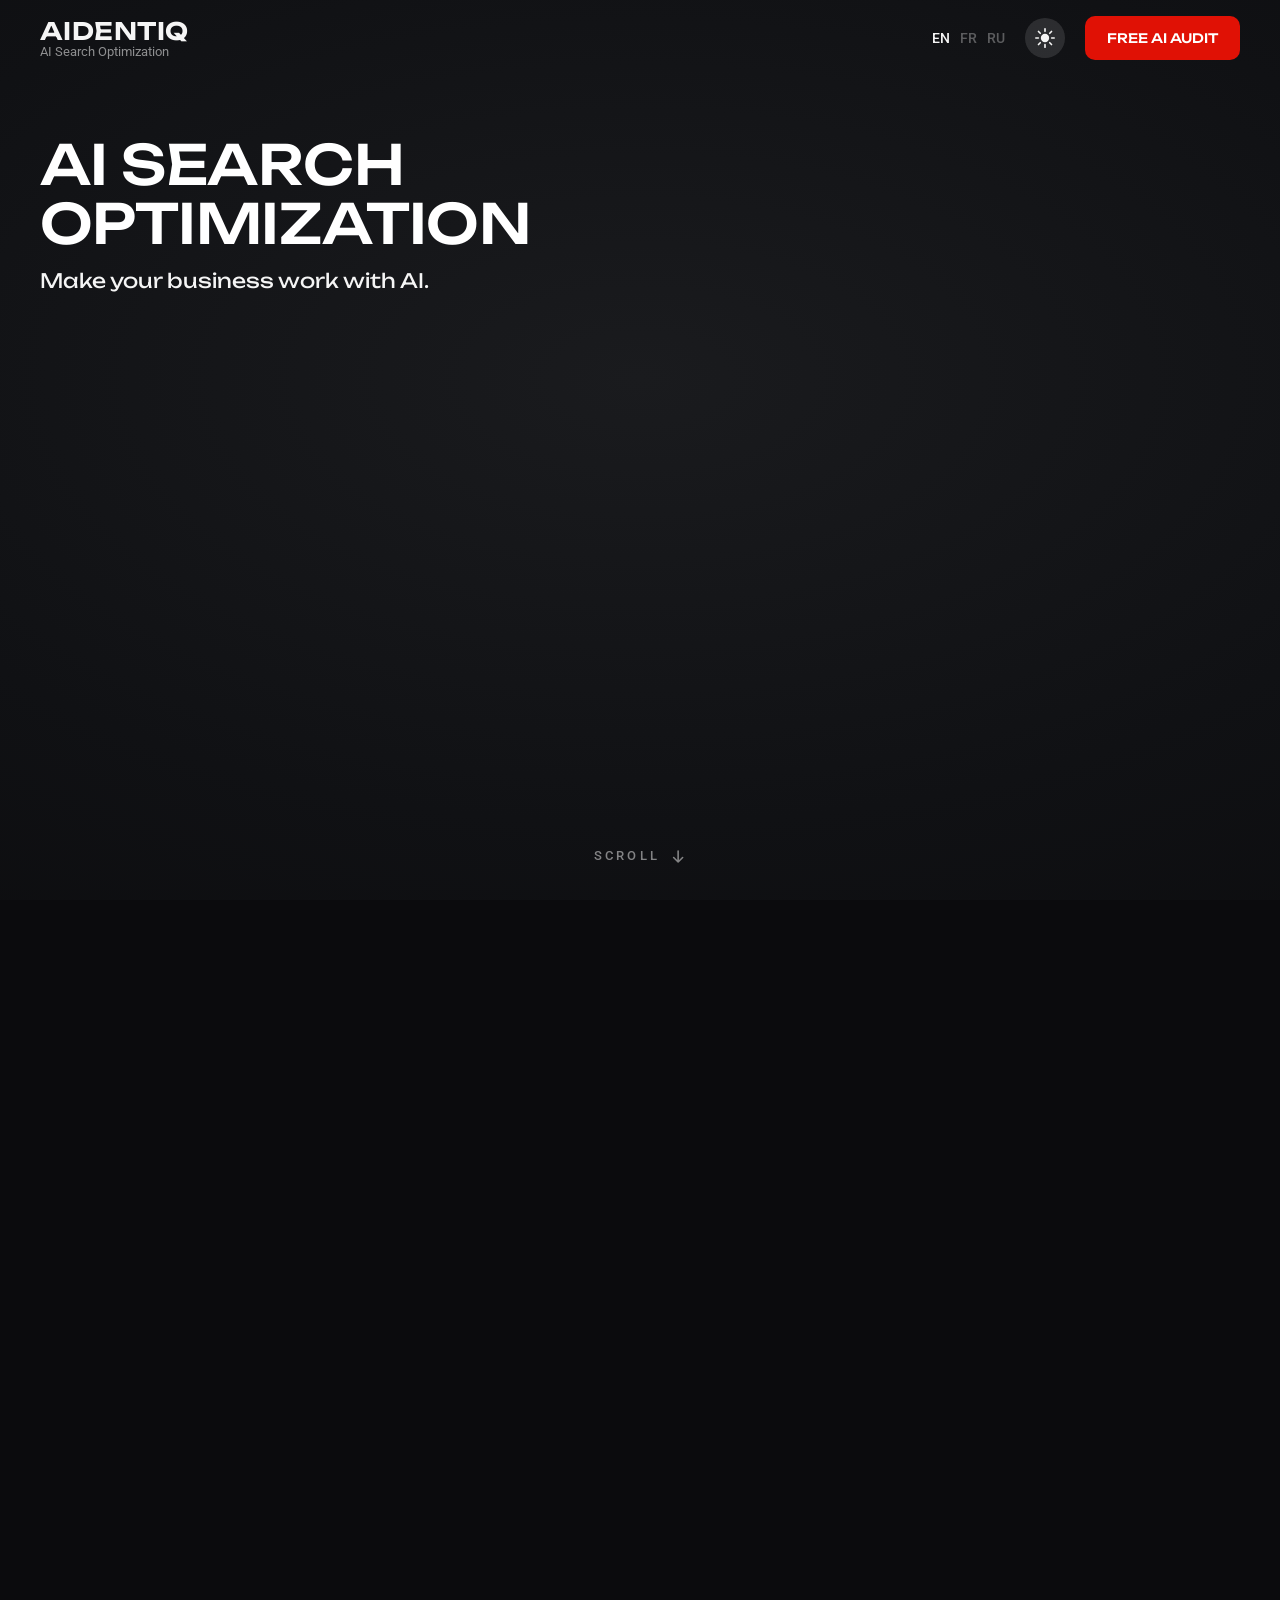
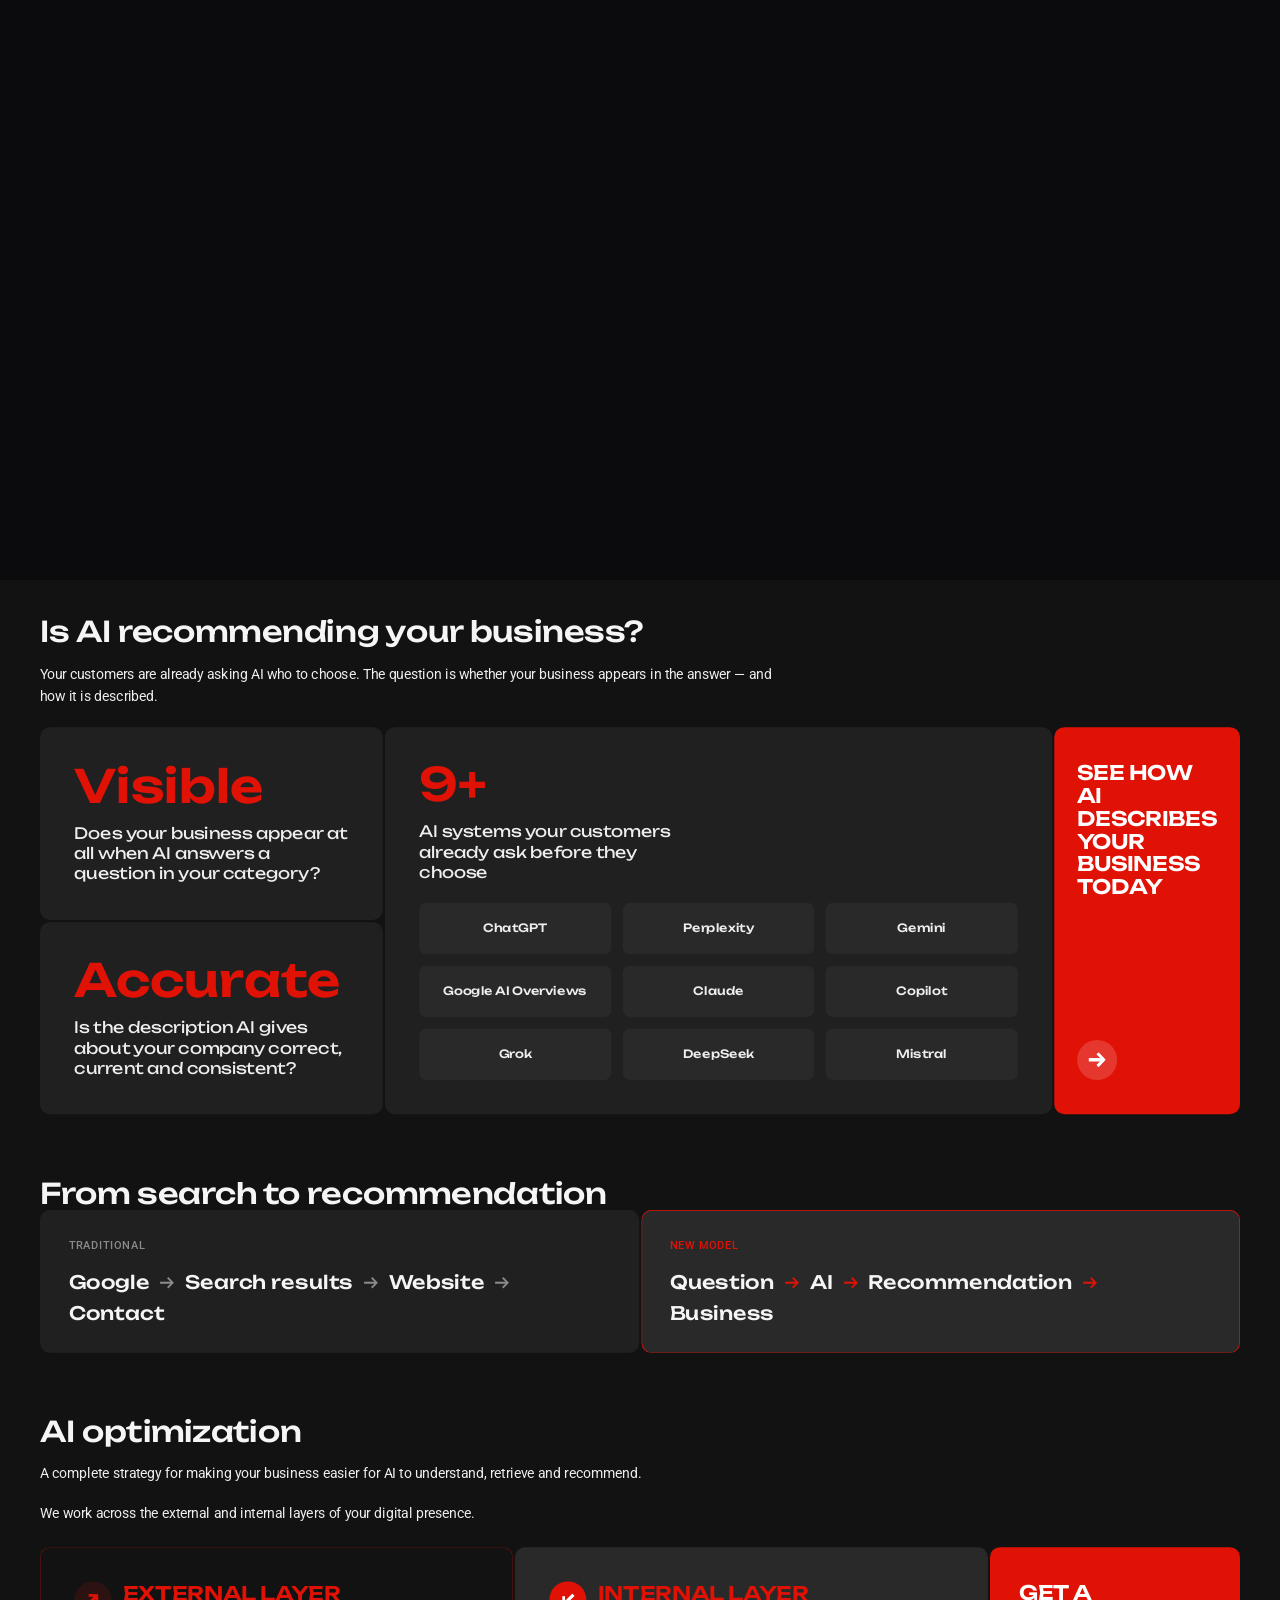
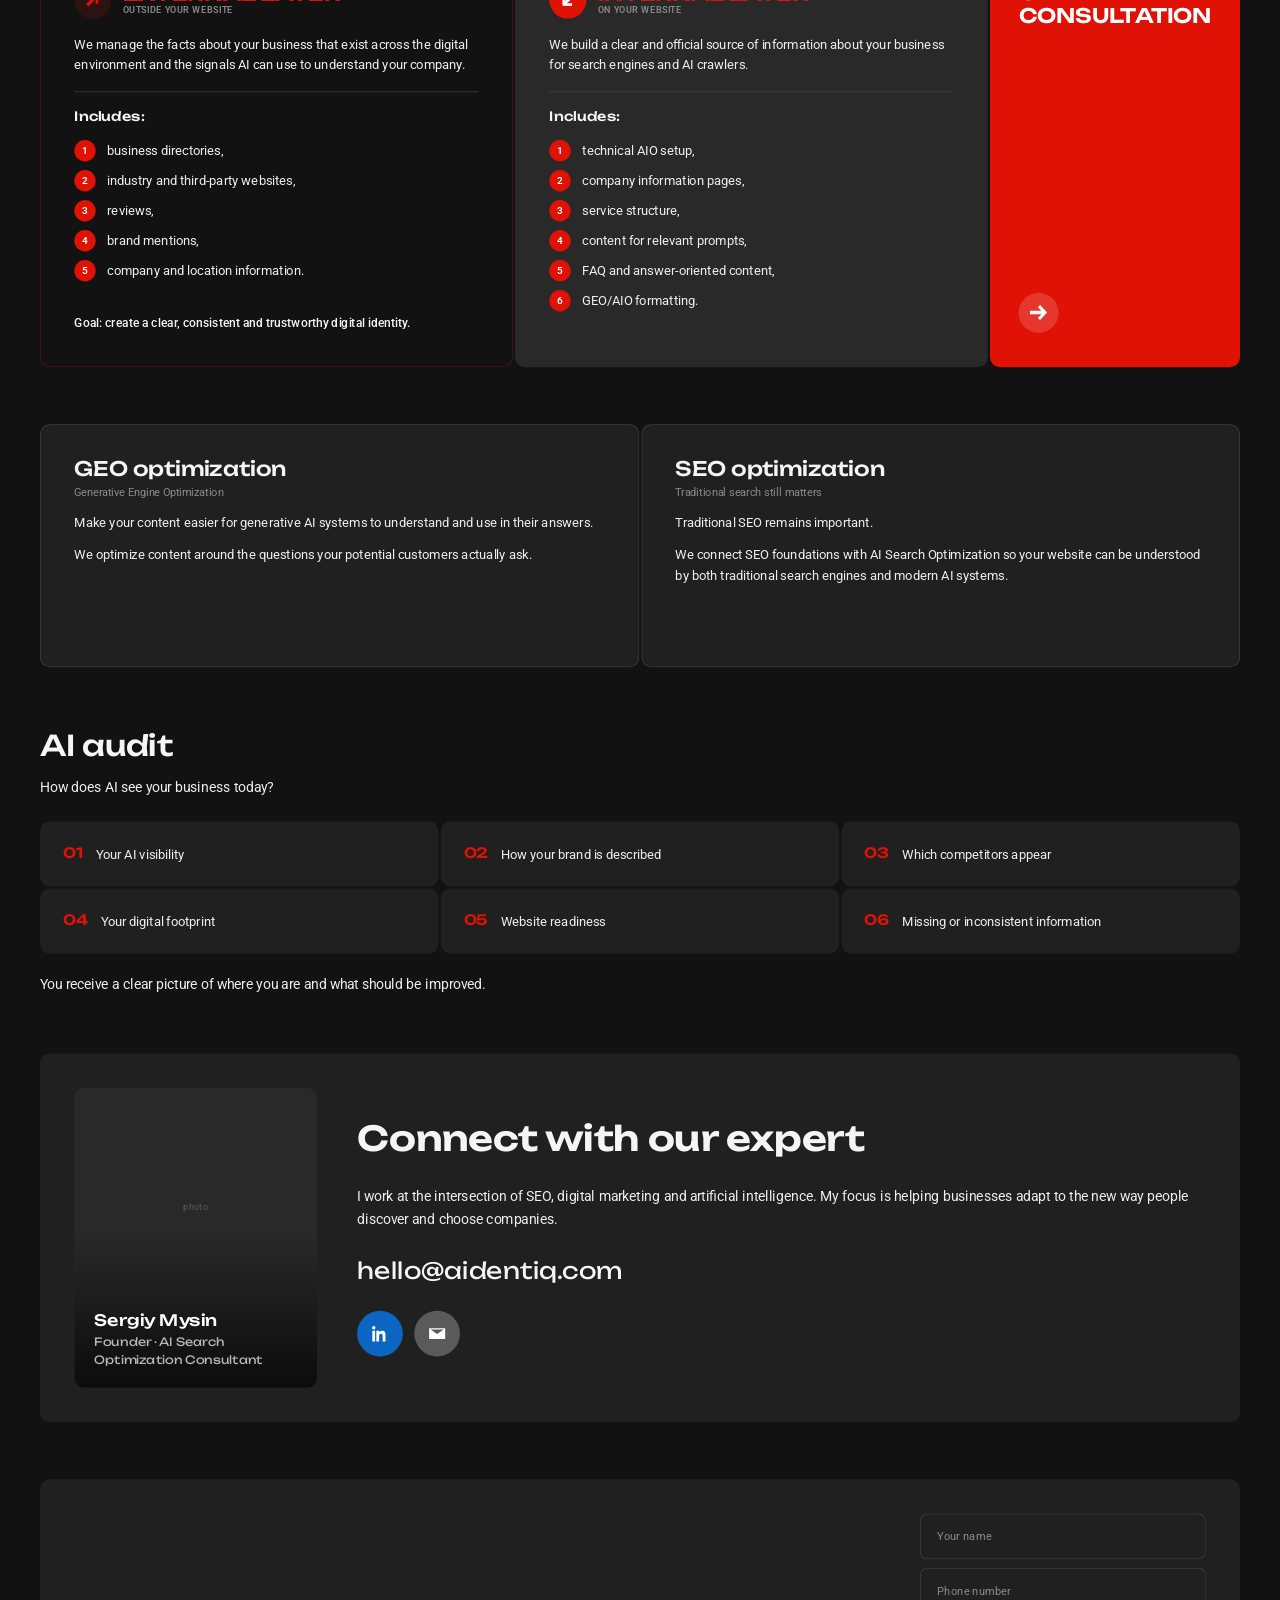
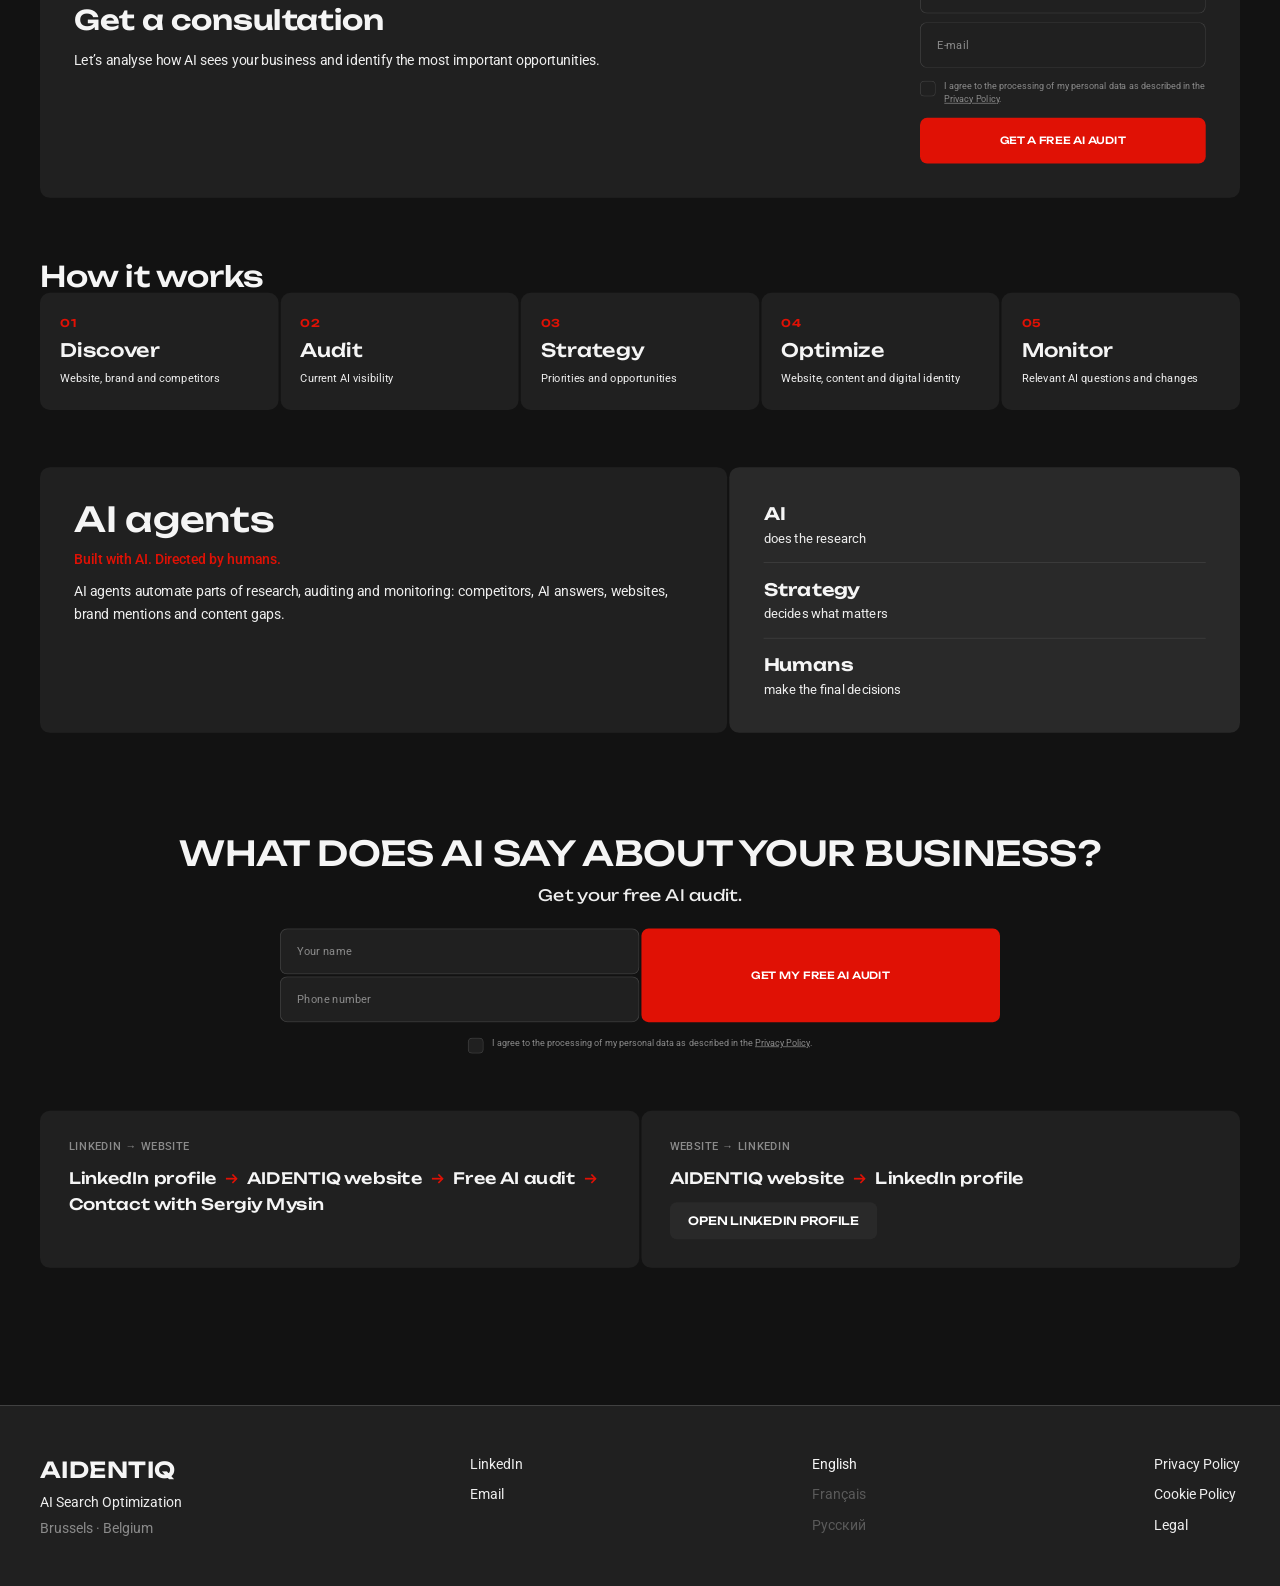
<file: index.html>
<!DOCTYPE html>
<html lang="en" data-theme="dark">
<head>
    <meta charset="UTF-8">
    <meta name="viewport" content="width=device-width, initial-scale=1.0">
    <title>AI Search Optimization — AIDENTIQ</title>
    <meta name="description" content="We turn AI search into a working channel for your business growth. AI optimization, GEO and SEO for businesses that want to be found and recommended by AI.">

    <link rel="canonical" href="https://aidentiq.com/">
    <!-- Языковые версии. Пока собрана только английская: как добавить FR и RU —
         см. раздел «Языки» в README. Раскомментировать вместе с /fr/ и /ru/. -->
    <link rel="alternate" hreflang="en" href="https://aidentiq.com/">
    <!-- <link rel="alternate" hreflang="fr" href="https://aidentiq.com/fr/"> -->
    <!-- <link rel="alternate" hreflang="ru" href="https://aidentiq.com/ru/"> -->

    <meta property="og:type" content="website">
    <meta property="og:title" content="AI Search Optimization — AIDENTIQ">
    <meta property="og:description" content="We turn AI search into a working channel for your business growth.">
    <meta property="og:locale" content="en">

    <link rel="shortcut icon" href="images/favicon.ico" type="image/x-icon">
    <link rel="stylesheet" href="css/style.css">
</head>
<body class="vhero-page">
<script>
    /* Тему ставим до отрисовки, иначе на тёмной теме мигнёт светлый фон. */
    (function () {
        var saved = null;
        try { saved = localStorage.getItem('aidentiq_theme'); } catch (e) {}
        document.documentElement.setAttribute('data-theme', saved === 'light' ? 'light' : 'dark');
    })();
</script>

<!-- ═════════ 1. Header ═════════ -->
<header class="site-hd">
    <div class="hd-wrap">
        <a class="hd-logo" href="/">
            <span class="hd-name">AIDENTIQ</span>
            <span class="hd-tag">AI Search Optimization</span>
        </a>
        <div class="hd-right">
            <nav class="hd-lang" aria-label="Language">
                <span class="cur" aria-current="true">EN</span>
                <!-- FR и RU станут ссылками, когда появятся /fr/ и /ru/ -->
                <span class="soon" title="Coming soon">FR</span>
                <span class="soon" title="Coming soon">RU</span>
            </nav>
            <button class="hd-theme" type="button" aria-label="Switch colour theme">
                <svg class="ic-sun" viewBox="0 0 24 24" fill="none" aria-hidden="true"><circle cx="12" cy="12" r="5" fill="currentColor"/><path d="M12 1v3M12 20v3M4.2 4.2l2.1 2.1M17.7 17.7l2.1 2.1M1 12h3M20 12h3M4.2 19.8l2.1-2.1M17.7 6.3l2.1-2.1" stroke="currentColor" stroke-width="2" stroke-linecap="round"/></svg>
                <svg class="ic-moon" viewBox="0 0 24 24" fill="none" aria-hidden="true"><path d="M21 13.2A9 9 0 1 1 10.8 3a7 7 0 0 0 10.2 10.2Z" fill="currentColor"/></svg>
            </button>
            <a class="btn btn-accent hd-cta" href="#audit">FREE AI AUDIT</a>
        </div>
    </div>
</header>

<!-- ═════════ 2. Hero вариант 2: видеосцена, скраб по скроллу ═════════
     Лежит вне #viewport: внутри transform-сцены position:sticky не работает.
     Тёмный фон умышленно фиксированный, не из переменных темы: видео снято
     на тёмном «студийном» фоне и в светлой теме сцена остаётся тёмной. -->
<section class="vhero" id="top" aria-label="AI breaks through the ice">
    <div class="vhero-stage">
        <video class="vhero-video" src="videos/hero-run.mp4" muted playsinline preload="auto" disablepictureinpicture></video>
        <!-- Заголовок из старого hero. При скролле улетает «вглубь» кадра и
             растворяется — анимирует js/hero-video.js через инлайновые стили -->
        <div class="vhero-copy">
            <h1 class="vhero-title">AI Search<br>Optimization</h1>
            <p class="vhero-sub">Make your business work with AI.</p>
        </div>
        <!-- Форма из старого hero. Всплывает по центру, когда видео доходит
             до последнего кадра; класс form-show на секции вешает скрипт -->
        <div class="vhero-formwrap">
            <form class="contact-form" action="" method="post" novalidate>
            <div class="heroform">
                <input type="hidden" name="source" value="hero-free-ai-audit" />
                <h3>Free AI audit</h3>
                <p class="hfnote">See how AI currently sees your business.</p>
                <label class="field"><input type="text" name="name" placeholder=" " autocomplete="name" required /><span class="flabel">Your name</span></label>
                <label class="field"><input type="tel" name="phone" placeholder=" " autocomplete="tel" required /><span class="flabel">Phone number</span></label>
                <label class="echeck" style="margin-top:8px">
                    <input type="checkbox" name="consent" value="1" required />
                    <span class="echecktext">I agree to the processing of my personal data as described in the <a href="privacy-policy.html" target="_blank" rel="noopener">Privacy Policy</a>.</span>
                </label>
                <button class="btn btn-lg btn-accent btn-block" type="submit" style="margin-top:4px">GET MY FREE AI AUDIT</button>
            </div>
            </form>
        </div>
        <div class="vhero-hint" aria-hidden="true">
            <span>Scroll</span>
            <svg viewBox="0 0 16 16" fill="none"><path d="M8 2v11M3.5 8.5 8 13l4.5-4.5" stroke="currentColor" stroke-width="1.6" stroke-linecap="round" stroke-linejoin="round"/></svg>
        </div>
    </div>
</section>

<div id="viewport">
<div class="page">

    <!-- Старый hero (заголовок, форма AI-аудита) в этом варианте убран —
         первый экран целиком занимает видеосцена .vhero выше.
         Форма «Free AI audit» осталась в блоке #audit ниже по странице. -->

    <!-- ═════════ 5. Why it matters ═════════ -->
    <section class="sec">
        <div class="chead-wrap"><h2 class="chead">Is AI recommending your business?</h2></div>
        <div class="stack" style="margin-top:20px">
            <p class="ptext">Your customers are already asking AI who to choose. The question is whether your business appears in the answer — and how it is described.</p>
        </div>
        <div class="why" style="margin-top:28px">
            <div class="wleft">
                <div class="wcard">
                    <div class="wbig">Visible</div>
                    <p>Does your business appear at all when AI answers a question in your category?</p>
                </div>
                <div class="wcard">
                    <div class="wbig">Accurate</div>
                    <p>Is the description AI gives about your company correct, current and consistent?</p>
                </div>
            </div>
            <div class="wmid">
                <div class="wbig">9+</div>
                <p>AI systems your customers already ask before they choose</p>
                <div class="nnet">
                    <span>ChatGPT</span><span>Perplexity</span><span>Gemini</span>
                    <span>Google AI Overviews</span><span>Claude</span><span>Copilot</span>
                    <span>Grok</span><span>DeepSeek</span><span>Mistral</span>
                </div>
            </div>
            <a class="wcta" href="#audit">
                <div class="wctatxt">See how AI describes your business today</div>
                <div class="wctaicon"><svg viewBox="0 0 22 20" fill="none"><path d="M0 7.36758H12.5649L17.8478 7.96727V11.1656L12.5649 11.8224H0V7.36758ZM12.879 0L21.9885 9.59499L12.879 19.1614L10.109 16.5057L18.2762 8.16716V10.9943L10.109 2.65576L12.879 0Z" fill="currentColor"/></svg></div>
            </a>
        </div>
    </section>

    <!-- ═════════ 6. From search to recommendation ═════════ -->
    <section class="sec">
        <div class="chead-wrap"><h2 class="chead">From search to recommendation</h2></div>
        <div class="flows">
            <div class="flow old">
                <div class="flowlbl">Traditional</div>
                <ol class="flowsteps">
                    <li>Google</li>
                    <li>Search results</li>
                    <li>Website</li>
                    <li>Contact</li>
                </ol>
            </div>
            <div class="flow new">
                <div class="flowlbl">New model</div>
                <ol class="flowsteps">
                    <li>Question</li>
                    <li>AI</li>
                    <li>Recommendation</li>
                    <li>Business</li>
                </ol>
            </div>
        </div>
    </section>

    <!-- ═════════ 7–9. AI Optimization: внешний и внутренний слои ═════════ -->
    <section class="sec">
        <div class="chead-wrap"><h2 class="chead">AI optimization</h2></div>
        <div class="stack" style="margin-top:20px;margin-bottom:32px">
            <p class="ptext">A complete strategy for making your business easier for AI to understand, retrieve and recommend.</p>
            <p class="ptext">We work across the external and internal layers of your digital presence.</p>
        </div>
        <div class="approach">
            <div class="acard ext">
                <div class="ahead">
                    <div class="aicon"><svg viewBox="0 0 22 20" fill="none" style="transform:rotate(-45deg)"><path d="M0 7.36758H12.5649L17.8478 7.96727V11.1656L12.5649 11.8224H0V7.36758ZM12.879 0L21.9885 9.59499L12.879 19.1614L10.109 16.5057L18.2762 8.16716V10.9943L10.109 2.65576L12.879 0Z" fill="currentColor"/></svg></div>
                    <div><div class="atitle">External layer</div><div class="acap">Outside your website</div></div>
                </div>
                <p class="atext">We manage the facts about your business that exist across the digital environment and the signals AI can use to understand your company.</p>
                <div class="adiv"></div>
                <div class="alead">Includes:</div>
                <ol class="alist">
                    <li>business directories,</li>
                    <li>industry and third-party websites,</li>
                    <li>reviews,</li>
                    <li>brand mentions,</li>
                    <li>company and location information.</li>
                </ol>
                <p class="agoal">Goal: create a clear, consistent and trustworthy digital identity.</p>
            </div>
            <div class="acard int">
                <div class="ahead">
                    <div class="aicon"><svg viewBox="0 0 22 20" fill="none" style="transform:rotate(135deg)"><path d="M0 7.36758H12.5649L17.8478 7.96727V11.1656L12.5649 11.8224H0V7.36758ZM12.879 0L21.9885 9.59499L12.879 19.1614L10.109 16.5057L18.2762 8.16716V10.9943L10.109 2.65576L12.879 0Z" fill="currentColor"/></svg></div>
                    <div><div class="atitle">Internal layer</div><div class="acap">On your website</div></div>
                </div>
                <p class="atext">We build a clear and official source of information about your business for search engines and AI crawlers.</p>
                <div class="adiv"></div>
                <div class="alead">Includes:</div>
                <ol class="alist">
                    <li>technical AIO setup,</li>
                    <li>company information pages,</li>
                    <li>service structure,</li>
                    <li>content for relevant prompts,</li>
                    <li>FAQ and answer-oriented content,</li>
                    <li>GEO/AIO formatting.</li>
                </ol>
            </div>
            <a class="acta" href="#audit">
                <div class="actatxt">Get a consultation</div>
                <div class="actaicon"><svg viewBox="0 0 22 20" fill="none"><path d="M0 7.36758H12.5649L17.8478 7.96727V11.1656L12.5649 11.8224H0V7.36758ZM12.879 0L21.9885 9.59499L12.879 19.1614L10.109 16.5057L18.2762 8.16716V10.9943L10.109 2.65576L12.879 0Z" fill="currentColor"/></svg></div>
            </a>
        </div>
    </section>

    <!-- ═════════ 10–11. GEO и SEO оптимизация ═════════ -->
    <section class="sec">
        <div class="layers">
            <div class="layer" style="justify-content:flex-start;gap:16px;min-height:340px">
                <div class="stack" style="gap:8px">
                    <h3 style="color:var(--head)">GEO optimization</h3>
                    <div class="lsub">Generative Engine Optimization</div>
                </div>
                <p>Make your content easier for generative AI systems to understand and use in their answers.</p>
                <p>We optimize content around the questions your potential customers actually ask.</p>
            </div>
            <div class="layer" style="justify-content:flex-start;gap:16px;min-height:340px">
                <div class="stack" style="gap:8px">
                    <h3 style="color:var(--head)">SEO optimization</h3>
                    <div class="lsub">Traditional search still matters</div>
                </div>
                <p>Traditional SEO remains important.</p>
                <p>We connect SEO foundations with AI Search Optimization so your website can be understood by both traditional search engines and modern AI systems.</p>
            </div>
        </div>
    </section>

    <!-- ═════════ 12. AI Audit ═════════ -->
    <section class="sec">
        <div class="chead-wrap"><h2 class="chead">AI audit</h2></div>
        <div class="stack" style="margin-top:20px;margin-bottom:32px">
            <p class="ptext">How does AI see your business today?</p>
        </div>
        <div class="audit-grid">
            <div class="audit-item"><span class="anum">01</span><p>Your AI visibility</p></div>
            <div class="audit-item"><span class="anum">02</span><p>How your brand is described</p></div>
            <div class="audit-item"><span class="anum">03</span><p>Which competitors appear</p></div>
            <div class="audit-item"><span class="anum">04</span><p>Your digital footprint</p></div>
            <div class="audit-item"><span class="anum">05</span><p>Website readiness</p></div>
            <div class="audit-item"><span class="anum">06</span><p>Missing or inconsistent information</p></div>
        </div>
        <p class="ptext" style="margin-top:28px">You receive a clear picture of where you are and what should be improved.</p>
    </section>

    <!-- ═════════ 13. Expert ═════════ -->
    <section class="sec">
        <div class="expert">
            <!-- TODO: заменить на фото Сергия Мысина — images/expert.webp, 340×440 -->
            <div class="ephoto ph">
                <b>Sergiy Mysin</b>
                <s>Founder · AI Search Optimization Consultant</s>
            </div>
            <div class="ebody">
                <h2 class="etitle">Connect with our expert</h2>
                <p class="equote">I work at the intersection of SEO, digital marketing and artificial intelligence. My focus is helping businesses adapt to the new way people discover and choose companies.</p>
                <div class="econtacts">
                    <!-- TODO: подставить реальные email и профиль LinkedIn -->
                    <a href="mailto:hello@aidentiq.com">hello@aidentiq.com</a>
                </div>
                <div class="esocials">
                    <a class="esoc li" href="#" aria-label="LinkedIn"><svg viewBox="0 0 24 24" fill="none"><path d="M6.94 5.5a1.94 1.94 0 1 1-3.88 0 1.94 1.94 0 0 1 3.88 0ZM3.4 8.9h3.1V21H3.4V8.9Zm5.06 0h2.97v1.65h.04c.41-.78 1.42-1.6 2.93-1.6 3.13 0 3.71 2.06 3.71 4.74V21h-3.1v-5.63c0-1.34-.02-3.07-1.87-3.07-1.87 0-2.16 1.46-2.16 2.97V21h-3.1V8.9Z" fill="currentColor"/></svg></a>
                    <a class="esoc mail" href="mailto:hello@aidentiq.com" aria-label="Email"><svg viewBox="0 0 24 24" fill="none"><path d="M3 6h18v12H3V6Zm1.6 1.4 7.4 5.1 7.4-5.1H4.6Z" fill="currentColor"/></svg></a>
                </div>
            </div>
        </div>
    </section>

    <!-- ═════════ 14. Consultation CTA ═════════ -->
    <section class="sec">
        <div class="expert has-form consult">
            <div class="ebody">
                <h2 class="etitle">Get a consultation</h2>
                <p class="equote">Let’s analyse how AI sees your business and identify the most important opportunities.</p>
            </div>
            <form class="contact-form eform" action="" method="post" novalidate>
                <input type="hidden" name="source" value="consultation-cta" />
                <label class="field"><input type="text" name="name" placeholder=" " autocomplete="name" required /><span class="flabel">Your name</span></label>
                <label class="field"><input type="tel" name="phone" placeholder=" " autocomplete="tel" required /><span class="flabel">Phone number</span></label>
                <label class="field"><input type="email" name="email" placeholder=" " autocomplete="email" /><span class="flabel">E-mail</span></label>
                <label class="echeck">
                    <input type="checkbox" name="consent" value="1" required />
                    <span class="echecktext">I agree to the processing of my personal data as described in the <a href="privacy-policy.html" target="_blank" rel="noopener">Privacy Policy</a>.</span>
                </label>
                <button class="btn btn-lg btn-accent btn-block" type="submit">GET A FREE AI AUDIT</button>
            </form>
        </div>
    </section>

    <!-- ═════════ 15. How it works ═════════ -->
    <section class="sec" id="how">
        <div class="chead-wrap"><h2 class="chead">How it works</h2></div>
        <div class="steps">
            <div class="step"><span class="snum">01</span><div class="stitle">Discover</div><p>Website, brand and competitors</p></div>
            <div class="step"><span class="snum">02</span><div class="stitle">Audit</div><p>Current AI visibility</p></div>
            <div class="step"><span class="snum">03</span><div class="stitle">Strategy</div><p>Priorities and opportunities</p></div>
            <div class="step"><span class="snum">04</span><div class="stitle">Optimize</div><p>Website, content and digital identity</p></div>
            <div class="step"><span class="snum">05</span><div class="stitle">Monitor</div><p>Relevant AI questions and changes</p></div>
        </div>
    </section>

    <!-- ═════════ 16. AI Agents ═════════ -->
    <section class="sec">
        <div class="agents">
            <div class="agtext">
                <h2 class="sm">AI agents</h2>
                <div class="agsub">Built with AI. Directed by humans.</div>
                <p>AI agents automate parts of research, auditing and monitoring: competitors, AI answers, websites, brand mentions and content gaps.</p>
            </div>
            <div class="agflow">
                <div class="agrow"><span class="agkey">AI</span><span class="agval">does the research</span></div>
                <div class="agrow"><span class="agkey">Strategy</span><span class="agval">decides what matters</span></div>
                <div class="agrow"><span class="agkey">Humans</span><span class="agval">make the final decisions</span></div>
            </div>
        </div>
    </section>

    <!-- ═════════ 17. Final CTA ═════════ -->
    <section class="sec" id="audit">
        <div class="shead mid"><h2 class="sm">What does AI say about your business?</h2>
            <div class="sub">Get your free AI audit.</div></div>
        <form class="contact-form" action="" method="post" novalidate>
            <input type="hidden" name="source" value="final-cta" />
            <div class="gap stretch" style="gap:3px;margin:0 auto 20px;width:60%">
                <div class="col" style="flex:0 0 calc(50% - 1.5px);gap:3px;min-width:0">
                    <label class="field"><input type="text" name="name" placeholder=" " autocomplete="name" required /><span class="flabel">Your name</span></label>
                    <label class="field"><input type="tel" name="phone" placeholder=" " autocomplete="tel" required /><span class="flabel">Phone number</span></label>
                </div>
                <button class="btn btn-lg btn-accent" style="flex:0 0 calc(50% - 1.5px);height:auto;min-width:0" type="submit">GET MY FREE AI AUDIT</button>
            </div>
            <label class="echeck echeck-mid">
                <input type="checkbox" name="consent" value="1" required />
                <span class="echecktext">I agree to the processing of my personal data as described in the <a href="privacy-policy.html" target="_blank" rel="noopener">Privacy Policy</a>.</span>
            </label>
        </form>
    </section>

    <!-- ═════════ 19. LinkedIn ↔ Website ═════════ -->
    <section class="sec">
        <div class="linkflow">
            <div class="lfcol">
                <div class="lflbl">LinkedIn → Website</div>
                <ol class="lfsteps">
                    <li>LinkedIn profile</li>
                    <li>AIDENTIQ website</li>
                    <li>Free AI audit</li>
                    <li>Contact with Sergiy Mysin</li>
                </ol>
            </div>
            <div class="lfcol">
                <div class="lflbl">Website → LinkedIn</div>
                <ol class="lfsteps">
                    <li>AIDENTIQ website</li>
                    <li>LinkedIn profile</li>
                </ol>
                <!-- TODO: подставить реальный адрес профиля -->
                <a class="btn btn-standard lfbtn" href="#" target="_blank" rel="noopener">Open LinkedIn profile</a>
            </div>
        </div>
    </section>

</div>
</div>

<!-- ═════════ 18. Footer ═════════ -->
<footer class="site-ft">
    <div class="ft-wrap">
        <div class="ft-brand">
            <span class="ft-name">AIDENTIQ</span>
            <span class="ft-tag">AI Search Optimization</span>
            <span class="ft-geo">Brussels · Belgium</span>
        </div>
        <div class="ft-links">
            <!-- TODO: подставить реальный адрес профиля LinkedIn -->
            <a href="#" target="_blank" rel="noopener">LinkedIn</a>
            <a href="mailto:hello@aidentiq.com">Email</a>
        </div>
        <div class="ft-lang">
            <span class="cur">English</span>
            <span class="soon">Français</span>
            <span class="soon">Русский</span>
        </div>
        <div class="ft-legal">
            <a href="privacy-policy.html">Privacy Policy</a>
            <a href="cookie-policy.html">Cookie Policy</a>
            <a href="legal.html">Legal</a>
        </div>
    </div>
</footer>

<!-- Окно с результатом отправки формы -->
<div class="dialog message-modal" id="messageModal">
    <div class="modal">
        <div class="close" aria-label="Close">
            <svg viewBox="0 0 28 29" fill="none" width="28" height="29"><path fill-rule="evenodd" clip-rule="evenodd" d="M14 15.9142L23.1924 25.1066L24.6066 23.6924L15.4143 14.5L24.6066 5.30761L23.1924 3.8934L14 13.0858L4.80765 3.8934L3.39344 5.30761L12.5858 14.5L3.39344 23.6924L4.80765 25.1066L14 15.9142Z" fill="currentColor"/></svg>
        </div>
        <div class="mm-title"></div>
        <div class="mm-text"></div>
    </div>
</div>

<script src="js/main.js"></script>
<!-- Скраб видео в .vhero — только у этого варианта страницы -->
<script src="js/hero-video.js"></script>
</body>
</html>
</file>
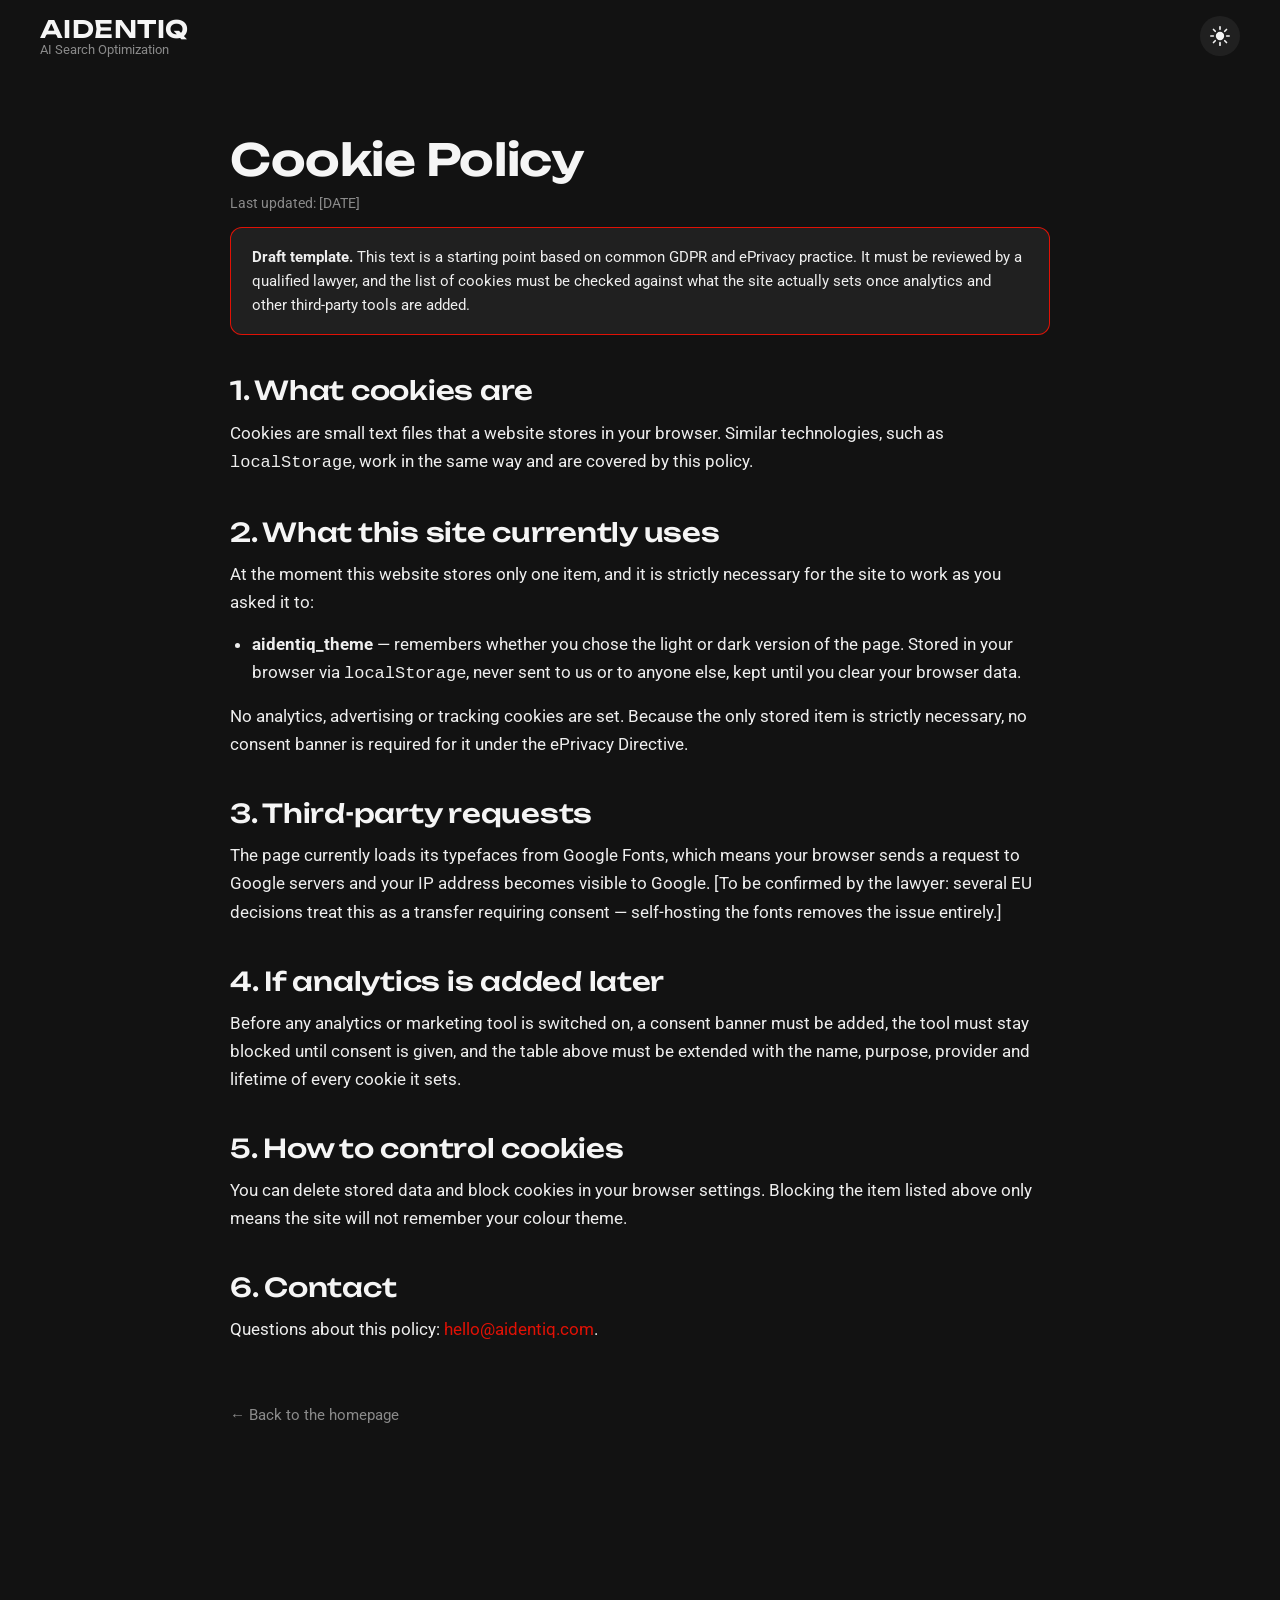
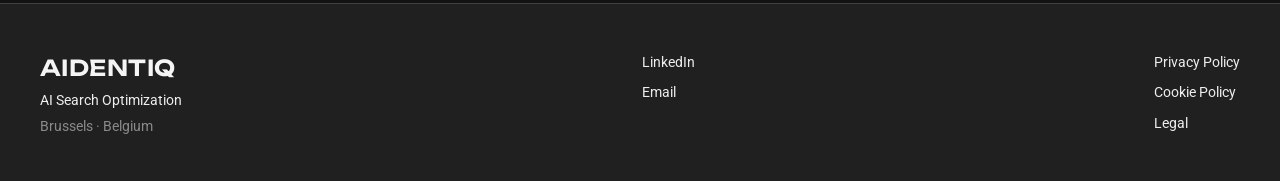
<file: cookie-policy.html>
<!DOCTYPE html>
<html lang="en" data-theme="dark">
<head>
    <meta charset="UTF-8">
    <meta name="viewport" content="width=device-width, initial-scale=1.0">
    <title>Cookie Policy — AIDENTIQ</title>
    <meta name="description" content="Which cookies the AIDENTIQ website uses and how to control them.">
    <meta name="robots" content="noindex">
    <link rel="shortcut icon" href="images/favicon.ico" type="image/x-icon">
    <link rel="stylesheet" href="css/style.css">
</head>
<body>
<script>
    (function () {
        var saved = null;
        try { saved = localStorage.getItem('aidentiq_theme'); } catch (e) {}
        document.documentElement.setAttribute('data-theme', saved === 'light' ? 'light' : 'dark');
    })();
</script>

<header class="site-hd">
    <div class="hd-wrap">
        <a class="hd-logo" href="index.html">
            <span class="hd-name">AIDENTIQ</span>
            <span class="hd-tag">AI Search Optimization</span>
        </a>
        <div class="hd-right">
            <button class="hd-theme" type="button" aria-label="Switch colour theme">
                <svg class="ic-sun" viewBox="0 0 24 24" fill="none" aria-hidden="true"><circle cx="12" cy="12" r="5" fill="currentColor"/><path d="M12 1v3M12 20v3M4.2 4.2l2.1 2.1M17.7 17.7l2.1 2.1M1 12h3M20 12h3M4.2 19.8l2.1-2.1M17.7 6.3l2.1-2.1" stroke="currentColor" stroke-width="2" stroke-linecap="round"/></svg>
                <svg class="ic-moon" viewBox="0 0 24 24" fill="none" aria-hidden="true"><path d="M21 13.2A9 9 0 1 1 10.8 3a7 7 0 0 0 10.2 10.2Z" fill="currentColor"/></svg>
            </button>
        </div>
    </div>
</header>

<main class="legal-page">
    <h1>Cookie Policy</h1>
    <p class="updated">Last updated: [DATE]</p>

    <p class="draft"><b>Draft template.</b> This text is a starting point based on common GDPR and ePrivacy practice.
        It must be reviewed by a qualified lawyer, and the list of cookies must be checked against what the site
        actually sets once analytics and other third-party tools are added.</p>

    <h2>1. What cookies are</h2>
    <p>Cookies are small text files that a website stores in your browser. Similar technologies, such as
        <code>localStorage</code>, work in the same way and are covered by this policy.</p>

    <h2>2. What this site currently uses</h2>
    <p>At the moment this website stores only one item, and it is strictly necessary for the site to work as you asked
        it to:</p>
    <ul>
        <li><b>aidentiq_theme</b> — remembers whether you chose the light or dark version of the page. Stored in your
            browser via <code>localStorage</code>, never sent to us or to anyone else, kept until you clear your
            browser data.</li>
    </ul>
    <p>No analytics, advertising or tracking cookies are set. Because the only stored item is strictly necessary, no
        consent banner is required for it under the ePrivacy Directive.</p>

    <h2>3. Third-party requests</h2>
    <p>The page currently loads its typefaces from Google Fonts, which means your browser sends a request to Google
        servers and your IP address becomes visible to Google. [To be confirmed by the lawyer: several EU decisions
        treat this as a transfer requiring consent — self-hosting the fonts removes the issue entirely.]</p>

    <h2>4. If analytics is added later</h2>
    <p>Before any analytics or marketing tool is switched on, a consent banner must be added, the tool must stay
        blocked until consent is given, and the table above must be extended with the name, purpose, provider and
        lifetime of every cookie it sets.</p>

    <h2>5. How to control cookies</h2>
    <p>You can delete stored data and block cookies in your browser settings. Blocking the item listed above only means
        the site will not remember your colour theme.</p>

    <h2>6. Contact</h2>
    <p>Questions about this policy: <a href="mailto:hello@aidentiq.com">hello@aidentiq.com</a>.</p>

    <a class="back" href="index.html">← Back to the homepage</a>
</main>

<footer class="site-ft">
    <div class="ft-wrap">
        <div class="ft-brand">
            <span class="ft-name">AIDENTIQ</span>
            <span class="ft-tag">AI Search Optimization</span>
            <span class="ft-geo">Brussels · Belgium</span>
        </div>
        <div class="ft-links">
            <a href="#" target="_blank" rel="noopener">LinkedIn</a>
            <a href="mailto:hello@aidentiq.com">Email</a>
        </div>
        <div class="ft-legal">
            <a href="privacy-policy.html">Privacy Policy</a>
            <a href="cookie-policy.html">Cookie Policy</a>
            <a href="legal.html">Legal</a>
        </div>
    </div>
</footer>

<script src="js/main.js"></script>
</body>
</html>
</file>
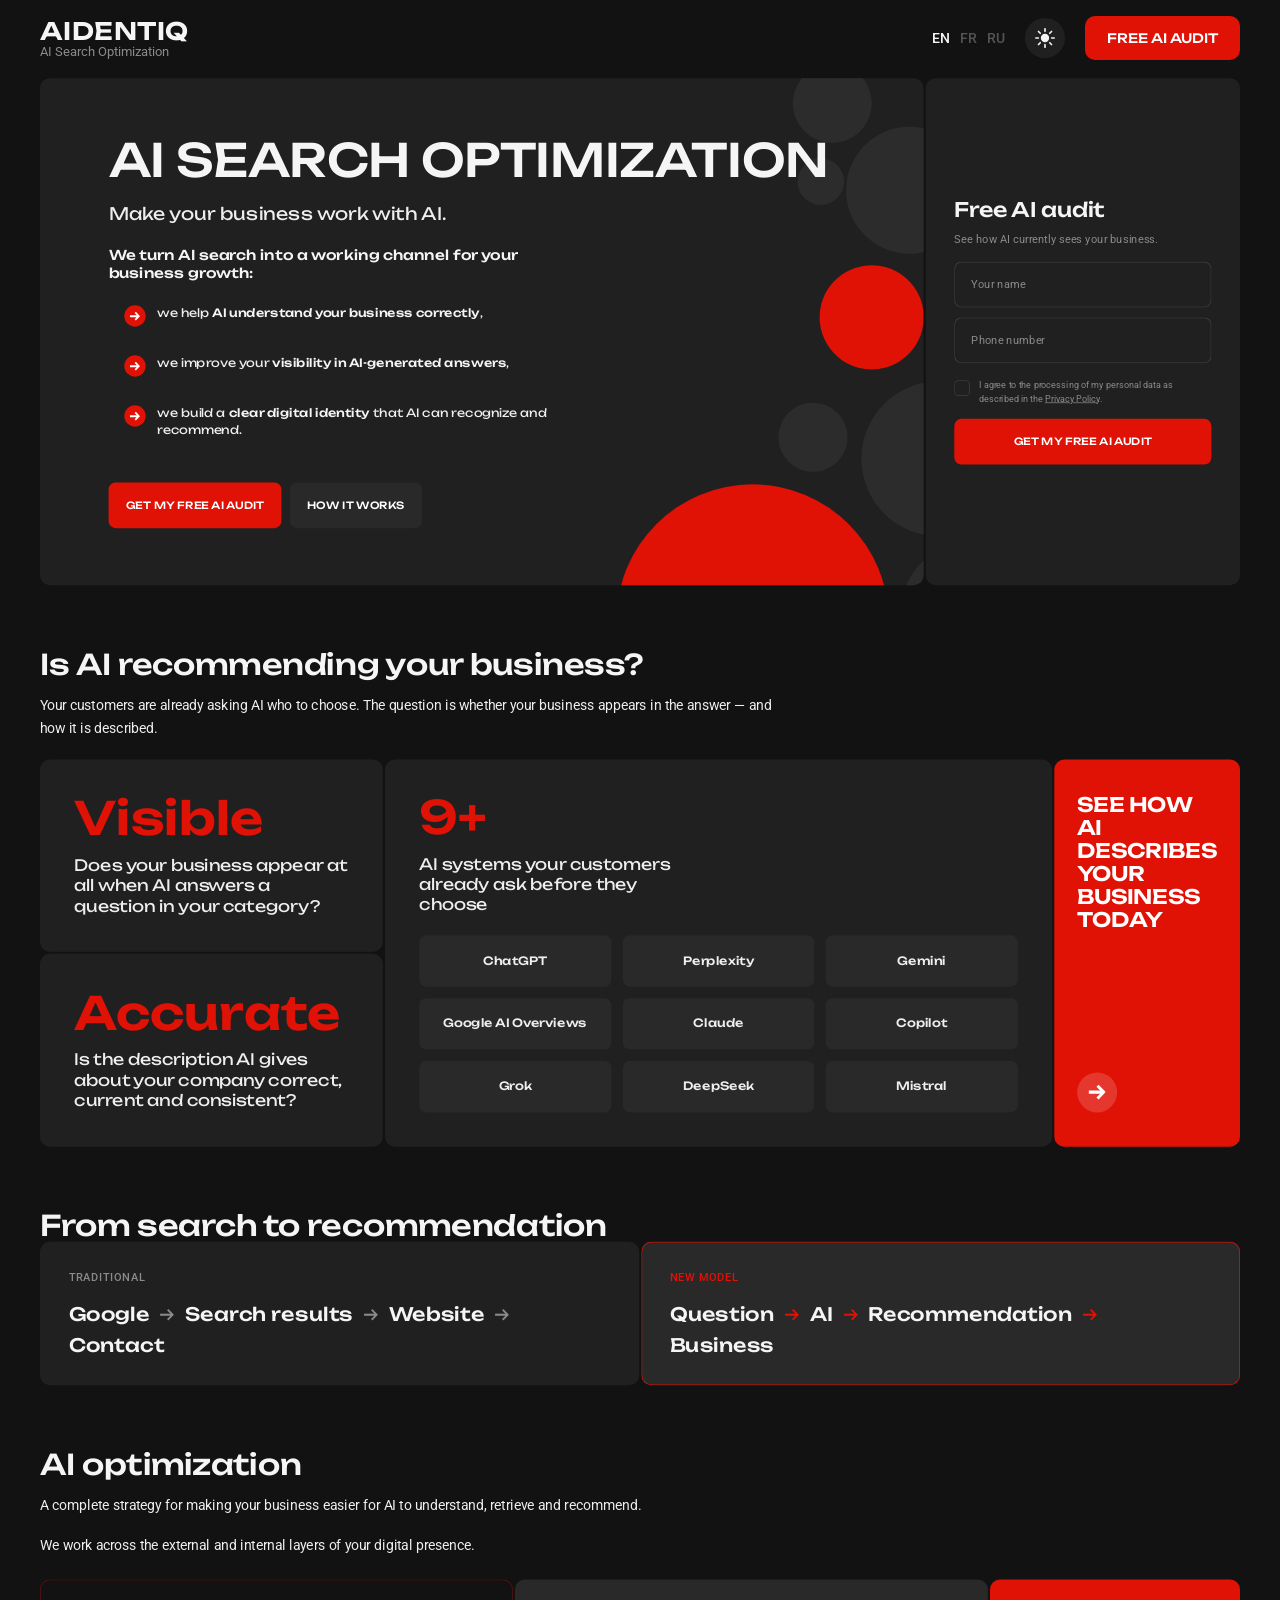
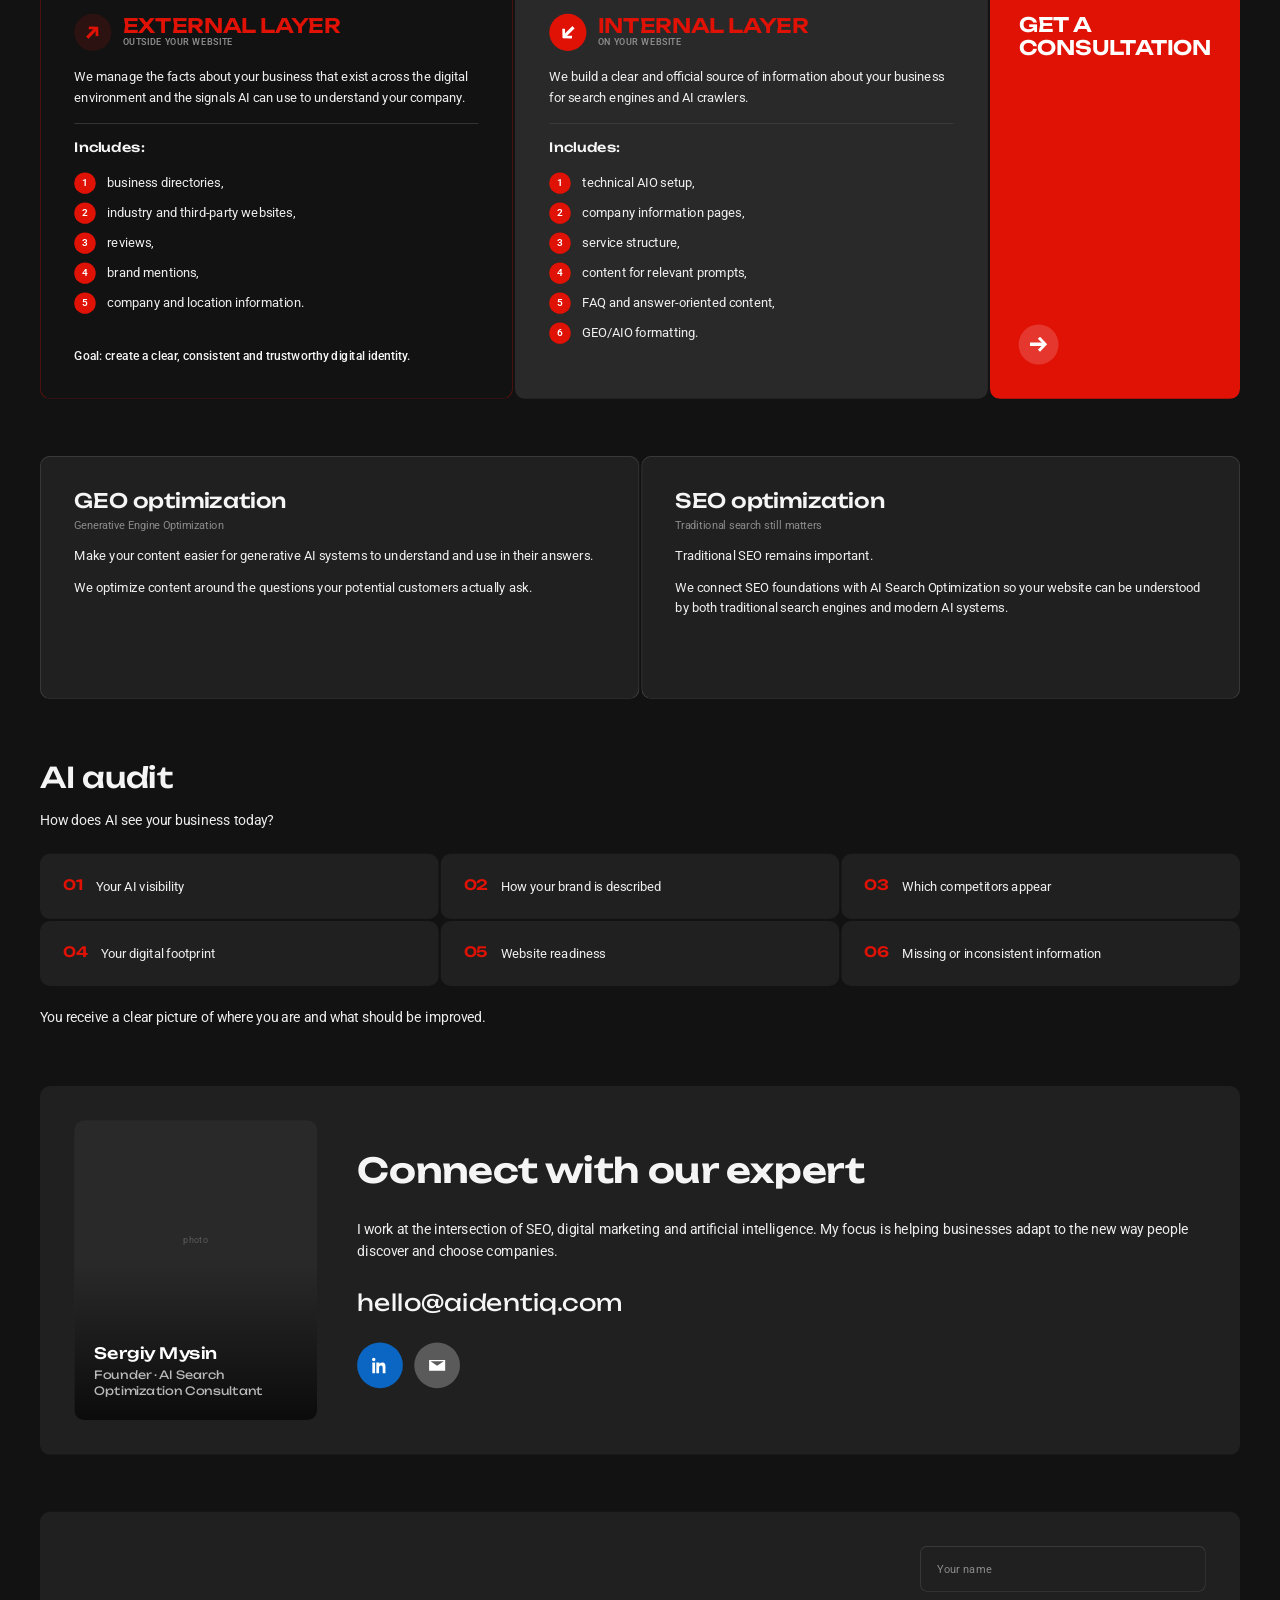
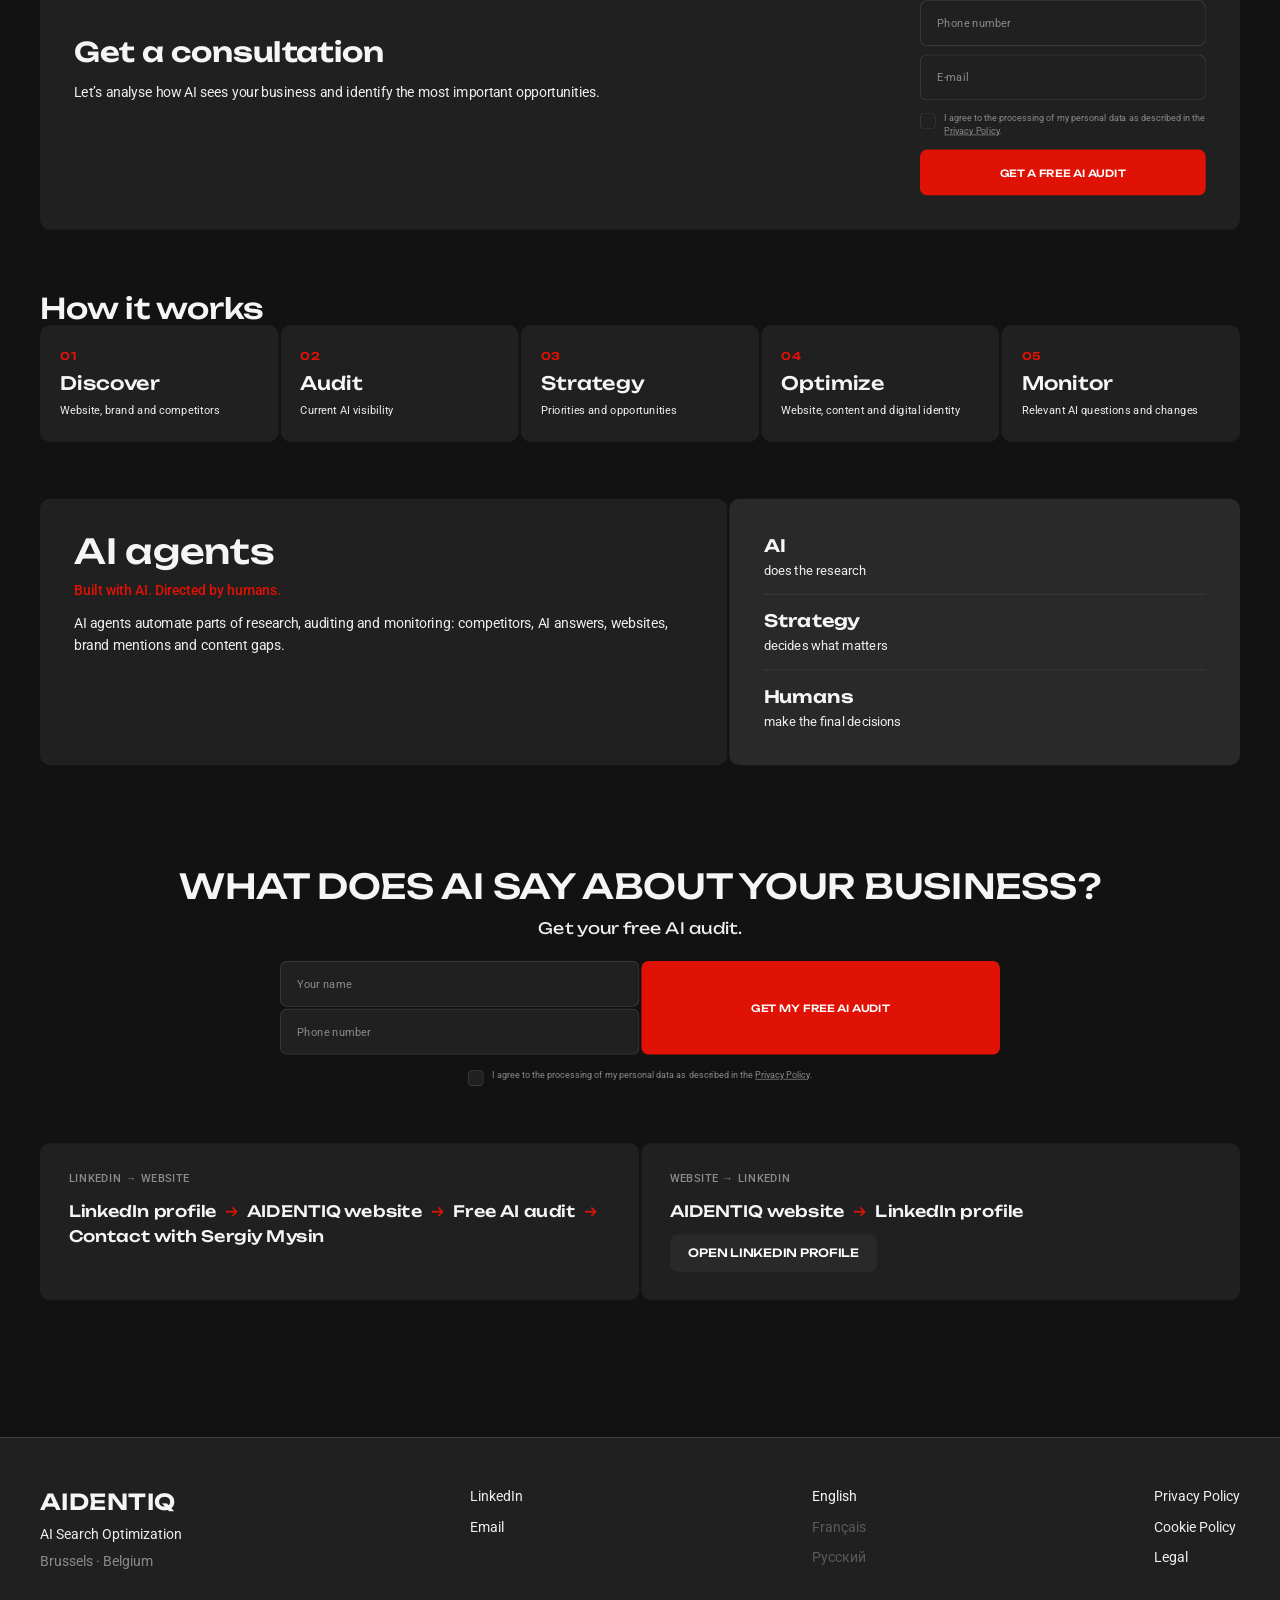
<file: index(old).html>
<!DOCTYPE html>
<html lang="en" data-theme="dark">
<head>
    <meta charset="UTF-8">
    <meta name="viewport" content="width=device-width, initial-scale=1.0">
    <title>AI Search Optimization — AIDENTIQ (old hero)</title>
    <meta name="description" content="We turn AI search into a working channel for your business growth. AI optimization, GEO and SEO for businesses that want to be found and recommended by AI.">

    <!-- Прежняя версия первого экрана (заголовок + форма) — витрина для
         сравнения с новой видеосценой, в поиск не отдаём: canonical и hreflang
         принадлежат главной index.html -->
    <meta name="robots" content="noindex, nofollow">

    <meta property="og:type" content="website">
    <meta property="og:title" content="AI Search Optimization — AIDENTIQ">
    <meta property="og:description" content="We turn AI search into a working channel for your business growth.">
    <meta property="og:locale" content="en">

    <link rel="shortcut icon" href="images/favicon.ico" type="image/x-icon">
    <link rel="stylesheet" href="css/style.css">
</head>
<body>
<script>
    /* Тему ставим до отрисовки, иначе на тёмной теме мигнёт светлый фон. */
    (function () {
        var saved = null;
        try { saved = localStorage.getItem('aidentiq_theme'); } catch (e) {}
        document.documentElement.setAttribute('data-theme', saved === 'light' ? 'light' : 'dark');
    })();
</script>

<!-- ═════════ 1. Header ═════════ -->
<header class="site-hd">
    <div class="hd-wrap">
        <a class="hd-logo" href="/">
            <span class="hd-name">AIDENTIQ</span>
            <span class="hd-tag">AI Search Optimization</span>
        </a>
        <div class="hd-right">
            <nav class="hd-lang" aria-label="Language">
                <span class="cur" aria-current="true">EN</span>
                <!-- FR и RU станут ссылками, когда появятся /fr/ и /ru/ -->
                <span class="soon" title="Coming soon">FR</span>
                <span class="soon" title="Coming soon">RU</span>
            </nav>
            <button class="hd-theme" type="button" aria-label="Switch colour theme">
                <svg class="ic-sun" viewBox="0 0 24 24" fill="none" aria-hidden="true"><circle cx="12" cy="12" r="5" fill="currentColor"/><path d="M12 1v3M12 20v3M4.2 4.2l2.1 2.1M17.7 17.7l2.1 2.1M1 12h3M20 12h3M4.2 19.8l2.1-2.1M17.7 6.3l2.1-2.1" stroke="currentColor" stroke-width="2" stroke-linecap="round"/></svg>
                <svg class="ic-moon" viewBox="0 0 24 24" fill="none" aria-hidden="true"><path d="M21 13.2A9 9 0 1 1 10.8 3a7 7 0 0 0 10.2 10.2Z" fill="currentColor"/></svg>
            </button>
            <a class="btn btn-accent hd-cta" href="#audit">FREE AI AUDIT</a>
        </div>
    </div>
</header>

<div id="viewport">
<div class="page">

    <!-- ═════════ 2–4. Hero: заголовок, пояснение, форма AI-аудита ═════════ -->
    <section class="hero sec" id="top">
        <div class="gap stretch">
            <div class="htext" style="flex:1">
                <h1>AI Search Optimization</h1>
                <div class="hero-intro">Make your business work with AI.</div>
                <ul class="hvals">
                    <div class="hlead">We turn AI search into a working channel for your business growth:</div>
                    <li><span class="hicon"><svg viewBox="0 0 22 20" fill="none"><path d="M0 7.36758H12.5649L17.8478 7.96727V11.1656L12.5649 11.8224H0V7.36758ZM12.879 0L21.9885 9.59499L12.879 19.1614L10.109 16.5057L18.2762 8.16716V10.9943L10.109 2.65576L12.879 0Z" fill="currentColor"/></svg></span><span>we help <b>AI understand your business correctly</b>,</span></li>
                    <li><span class="hicon"><svg viewBox="0 0 22 20" fill="none"><path d="M0 7.36758H12.5649L17.8478 7.96727V11.1656L12.5649 11.8224H0V7.36758ZM12.879 0L21.9885 9.59499L12.879 19.1614L10.109 16.5057L18.2762 8.16716V10.9943L10.109 2.65576L12.879 0Z" fill="currentColor"/></svg></span><span>we improve your <b>visibility in AI-generated answers</b>,</span></li>
                    <li><span class="hicon"><svg viewBox="0 0 22 20" fill="none"><path d="M0 7.36758H12.5649L17.8478 7.96727V11.1656L12.5649 11.8224H0V7.36758ZM12.879 0L21.9885 9.59499L12.879 19.1614L10.109 16.5057L18.2762 8.16716V10.9943L10.109 2.65576L12.879 0Z" fill="currentColor"/></svg></span><span>we build a <b>clear digital identity</b> that AI can recognize and recommend.</span></li>
                </ul>
                <div class="gap" style="gap:12px;margin-top:4px">
                    <a class="btn btn-lg btn-accent" href="#audit">GET MY FREE AI AUDIT</a>
                    <a class="btn btn-lg btn-standard" href="#how">HOW IT WORKS</a>
                </div>
                <img class="hblobs hblobs-dark" src="images/hero-blobs.svg" alt="" aria-hidden="true" />
                <img class="hblobs hblobs-light" src="images/hero-blobs-light.svg" alt="" aria-hidden="true" />
            </div>
            <div class="hside" style="width:440px">
                <form class="contact-form" action="" method="post" novalidate>
                <div class="heroform">
                    <input type="hidden" name="source" value="hero-free-ai-audit" />
                    <h3>Free AI audit</h3>
                    <p class="hfnote">See how AI currently sees your business.</p>
                    <label class="field"><input type="text" name="name" placeholder=" " autocomplete="name" required /><span class="flabel">Your name</span></label>
                    <label class="field"><input type="tel" name="phone" placeholder=" " autocomplete="tel" required /><span class="flabel">Phone number</span></label>
                    <label class="echeck" style="margin-top:8px">
                        <input type="checkbox" name="consent" value="1" required />
                        <span class="echecktext">I agree to the processing of my personal data as described in the <a href="privacy-policy.html" target="_blank" rel="noopener">Privacy Policy</a>.</span>
                    </label>
                    <button class="btn btn-lg btn-accent btn-block" type="submit" style="margin-top:4px">GET MY FREE AI AUDIT</button>
                </div>
                </form>
            </div>
        </div>
    </section>

    <!-- ═════════ 5. Why it matters ═════════ -->
    <section class="sec">
        <div class="chead-wrap"><h2 class="chead">Is AI recommending your business?</h2></div>
        <div class="stack" style="margin-top:20px">
            <p class="ptext">Your customers are already asking AI who to choose. The question is whether your business appears in the answer — and how it is described.</p>
        </div>
        <div class="why" style="margin-top:28px">
            <div class="wleft">
                <div class="wcard">
                    <div class="wbig">Visible</div>
                    <p>Does your business appear at all when AI answers a question in your category?</p>
                </div>
                <div class="wcard">
                    <div class="wbig">Accurate</div>
                    <p>Is the description AI gives about your company correct, current and consistent?</p>
                </div>
            </div>
            <div class="wmid">
                <div class="wbig">9+</div>
                <p>AI systems your customers already ask before they choose</p>
                <div class="nnet">
                    <span>ChatGPT</span><span>Perplexity</span><span>Gemini</span>
                    <span>Google AI Overviews</span><span>Claude</span><span>Copilot</span>
                    <span>Grok</span><span>DeepSeek</span><span>Mistral</span>
                </div>
            </div>
            <a class="wcta" href="#audit">
                <div class="wctatxt">See how AI describes your business today</div>
                <div class="wctaicon"><svg viewBox="0 0 22 20" fill="none"><path d="M0 7.36758H12.5649L17.8478 7.96727V11.1656L12.5649 11.8224H0V7.36758ZM12.879 0L21.9885 9.59499L12.879 19.1614L10.109 16.5057L18.2762 8.16716V10.9943L10.109 2.65576L12.879 0Z" fill="currentColor"/></svg></div>
            </a>
        </div>
    </section>

    <!-- ═════════ 6. From search to recommendation ═════════ -->
    <section class="sec">
        <div class="chead-wrap"><h2 class="chead">From search to recommendation</h2></div>
        <div class="flows">
            <div class="flow old">
                <div class="flowlbl">Traditional</div>
                <ol class="flowsteps">
                    <li>Google</li>
                    <li>Search results</li>
                    <li>Website</li>
                    <li>Contact</li>
                </ol>
            </div>
            <div class="flow new">
                <div class="flowlbl">New model</div>
                <ol class="flowsteps">
                    <li>Question</li>
                    <li>AI</li>
                    <li>Recommendation</li>
                    <li>Business</li>
                </ol>
            </div>
        </div>
    </section>

    <!-- ═════════ 7–9. AI Optimization: внешний и внутренний слои ═════════ -->
    <section class="sec">
        <div class="chead-wrap"><h2 class="chead">AI optimization</h2></div>
        <div class="stack" style="margin-top:20px;margin-bottom:32px">
            <p class="ptext">A complete strategy for making your business easier for AI to understand, retrieve and recommend.</p>
            <p class="ptext">We work across the external and internal layers of your digital presence.</p>
        </div>
        <div class="approach">
            <div class="acard ext">
                <div class="ahead">
                    <div class="aicon"><svg viewBox="0 0 22 20" fill="none" style="transform:rotate(-45deg)"><path d="M0 7.36758H12.5649L17.8478 7.96727V11.1656L12.5649 11.8224H0V7.36758ZM12.879 0L21.9885 9.59499L12.879 19.1614L10.109 16.5057L18.2762 8.16716V10.9943L10.109 2.65576L12.879 0Z" fill="currentColor"/></svg></div>
                    <div><div class="atitle">External layer</div><div class="acap">Outside your website</div></div>
                </div>
                <p class="atext">We manage the facts about your business that exist across the digital environment and the signals AI can use to understand your company.</p>
                <div class="adiv"></div>
                <div class="alead">Includes:</div>
                <ol class="alist">
                    <li>business directories,</li>
                    <li>industry and third-party websites,</li>
                    <li>reviews,</li>
                    <li>brand mentions,</li>
                    <li>company and location information.</li>
                </ol>
                <p class="agoal">Goal: create a clear, consistent and trustworthy digital identity.</p>
            </div>
            <div class="acard int">
                <div class="ahead">
                    <div class="aicon"><svg viewBox="0 0 22 20" fill="none" style="transform:rotate(135deg)"><path d="M0 7.36758H12.5649L17.8478 7.96727V11.1656L12.5649 11.8224H0V7.36758ZM12.879 0L21.9885 9.59499L12.879 19.1614L10.109 16.5057L18.2762 8.16716V10.9943L10.109 2.65576L12.879 0Z" fill="currentColor"/></svg></div>
                    <div><div class="atitle">Internal layer</div><div class="acap">On your website</div></div>
                </div>
                <p class="atext">We build a clear and official source of information about your business for search engines and AI crawlers.</p>
                <div class="adiv"></div>
                <div class="alead">Includes:</div>
                <ol class="alist">
                    <li>technical AIO setup,</li>
                    <li>company information pages,</li>
                    <li>service structure,</li>
                    <li>content for relevant prompts,</li>
                    <li>FAQ and answer-oriented content,</li>
                    <li>GEO/AIO formatting.</li>
                </ol>
            </div>
            <a class="acta" href="#audit">
                <div class="actatxt">Get a consultation</div>
                <div class="actaicon"><svg viewBox="0 0 22 20" fill="none"><path d="M0 7.36758H12.5649L17.8478 7.96727V11.1656L12.5649 11.8224H0V7.36758ZM12.879 0L21.9885 9.59499L12.879 19.1614L10.109 16.5057L18.2762 8.16716V10.9943L10.109 2.65576L12.879 0Z" fill="currentColor"/></svg></div>
            </a>
        </div>
    </section>

    <!-- ═════════ 10–11. GEO и SEO оптимизация ═════════ -->
    <section class="sec">
        <div class="layers">
            <div class="layer" style="justify-content:flex-start;gap:16px;min-height:340px">
                <div class="stack" style="gap:8px">
                    <h3 style="color:var(--head)">GEO optimization</h3>
                    <div class="lsub">Generative Engine Optimization</div>
                </div>
                <p>Make your content easier for generative AI systems to understand and use in their answers.</p>
                <p>We optimize content around the questions your potential customers actually ask.</p>
            </div>
            <div class="layer" style="justify-content:flex-start;gap:16px;min-height:340px">
                <div class="stack" style="gap:8px">
                    <h3 style="color:var(--head)">SEO optimization</h3>
                    <div class="lsub">Traditional search still matters</div>
                </div>
                <p>Traditional SEO remains important.</p>
                <p>We connect SEO foundations with AI Search Optimization so your website can be understood by both traditional search engines and modern AI systems.</p>
            </div>
        </div>
    </section>

    <!-- ═════════ 12. AI Audit ═════════ -->
    <section class="sec">
        <div class="chead-wrap"><h2 class="chead">AI audit</h2></div>
        <div class="stack" style="margin-top:20px;margin-bottom:32px">
            <p class="ptext">How does AI see your business today?</p>
        </div>
        <div class="audit-grid">
            <div class="audit-item"><span class="anum">01</span><p>Your AI visibility</p></div>
            <div class="audit-item"><span class="anum">02</span><p>How your brand is described</p></div>
            <div class="audit-item"><span class="anum">03</span><p>Which competitors appear</p></div>
            <div class="audit-item"><span class="anum">04</span><p>Your digital footprint</p></div>
            <div class="audit-item"><span class="anum">05</span><p>Website readiness</p></div>
            <div class="audit-item"><span class="anum">06</span><p>Missing or inconsistent information</p></div>
        </div>
        <p class="ptext" style="margin-top:28px">You receive a clear picture of where you are and what should be improved.</p>
    </section>

    <!-- ═════════ 13. Expert ═════════ -->
    <section class="sec">
        <div class="expert">
            <!-- TODO: заменить на фото Сергия Мысина — images/expert.webp, 340×440 -->
            <div class="ephoto ph">
                <b>Sergiy Mysin</b>
                <s>Founder · AI Search Optimization Consultant</s>
            </div>
            <div class="ebody">
                <h2 class="etitle">Connect with our expert</h2>
                <p class="equote">I work at the intersection of SEO, digital marketing and artificial intelligence. My focus is helping businesses adapt to the new way people discover and choose companies.</p>
                <div class="econtacts">
                    <!-- TODO: подставить реальные email и профиль LinkedIn -->
                    <a href="mailto:hello@aidentiq.com">hello@aidentiq.com</a>
                </div>
                <div class="esocials">
                    <a class="esoc li" href="#" aria-label="LinkedIn"><svg viewBox="0 0 24 24" fill="none"><path d="M6.94 5.5a1.94 1.94 0 1 1-3.88 0 1.94 1.94 0 0 1 3.88 0ZM3.4 8.9h3.1V21H3.4V8.9Zm5.06 0h2.97v1.65h.04c.41-.78 1.42-1.6 2.93-1.6 3.13 0 3.71 2.06 3.71 4.74V21h-3.1v-5.63c0-1.34-.02-3.07-1.87-3.07-1.87 0-2.16 1.46-2.16 2.97V21h-3.1V8.9Z" fill="currentColor"/></svg></a>
                    <a class="esoc mail" href="mailto:hello@aidentiq.com" aria-label="Email"><svg viewBox="0 0 24 24" fill="none"><path d="M3 6h18v12H3V6Zm1.6 1.4 7.4 5.1 7.4-5.1H4.6Z" fill="currentColor"/></svg></a>
                </div>
            </div>
        </div>
    </section>

    <!-- ═════════ 14. Consultation CTA ═════════ -->
    <section class="sec">
        <div class="expert has-form consult">
            <div class="ebody">
                <h2 class="etitle">Get a consultation</h2>
                <p class="equote">Let’s analyse how AI sees your business and identify the most important opportunities.</p>
            </div>
            <form class="contact-form eform" action="" method="post" novalidate>
                <input type="hidden" name="source" value="consultation-cta" />
                <label class="field"><input type="text" name="name" placeholder=" " autocomplete="name" required /><span class="flabel">Your name</span></label>
                <label class="field"><input type="tel" name="phone" placeholder=" " autocomplete="tel" required /><span class="flabel">Phone number</span></label>
                <label class="field"><input type="email" name="email" placeholder=" " autocomplete="email" /><span class="flabel">E-mail</span></label>
                <label class="echeck">
                    <input type="checkbox" name="consent" value="1" required />
                    <span class="echecktext">I agree to the processing of my personal data as described in the <a href="privacy-policy.html" target="_blank" rel="noopener">Privacy Policy</a>.</span>
                </label>
                <button class="btn btn-lg btn-accent btn-block" type="submit">GET A FREE AI AUDIT</button>
            </form>
        </div>
    </section>

    <!-- ═════════ 15. How it works ═════════ -->
    <section class="sec" id="how">
        <div class="chead-wrap"><h2 class="chead">How it works</h2></div>
        <div class="steps">
            <div class="step"><span class="snum">01</span><div class="stitle">Discover</div><p>Website, brand and competitors</p></div>
            <div class="step"><span class="snum">02</span><div class="stitle">Audit</div><p>Current AI visibility</p></div>
            <div class="step"><span class="snum">03</span><div class="stitle">Strategy</div><p>Priorities and opportunities</p></div>
            <div class="step"><span class="snum">04</span><div class="stitle">Optimize</div><p>Website, content and digital identity</p></div>
            <div class="step"><span class="snum">05</span><div class="stitle">Monitor</div><p>Relevant AI questions and changes</p></div>
        </div>
    </section>

    <!-- ═════════ 16. AI Agents ═════════ -->
    <section class="sec">
        <div class="agents">
            <div class="agtext">
                <h2 class="sm">AI agents</h2>
                <div class="agsub">Built with AI. Directed by humans.</div>
                <p>AI agents automate parts of research, auditing and monitoring: competitors, AI answers, websites, brand mentions and content gaps.</p>
            </div>
            <div class="agflow">
                <div class="agrow"><span class="agkey">AI</span><span class="agval">does the research</span></div>
                <div class="agrow"><span class="agkey">Strategy</span><span class="agval">decides what matters</span></div>
                <div class="agrow"><span class="agkey">Humans</span><span class="agval">make the final decisions</span></div>
            </div>
        </div>
    </section>

    <!-- ═════════ 17. Final CTA ═════════ -->
    <section class="sec" id="audit">
        <div class="shead mid"><h2 class="sm">What does AI say about your business?</h2>
            <div class="sub">Get your free AI audit.</div></div>
        <form class="contact-form" action="" method="post" novalidate>
            <input type="hidden" name="source" value="final-cta" />
            <div class="gap stretch" style="gap:3px;margin:0 auto 20px;width:60%">
                <div class="col" style="flex:0 0 calc(50% - 1.5px);gap:3px;min-width:0">
                    <label class="field"><input type="text" name="name" placeholder=" " autocomplete="name" required /><span class="flabel">Your name</span></label>
                    <label class="field"><input type="tel" name="phone" placeholder=" " autocomplete="tel" required /><span class="flabel">Phone number</span></label>
                </div>
                <button class="btn btn-lg btn-accent" style="flex:0 0 calc(50% - 1.5px);height:auto;min-width:0" type="submit">GET MY FREE AI AUDIT</button>
            </div>
            <label class="echeck echeck-mid">
                <input type="checkbox" name="consent" value="1" required />
                <span class="echecktext">I agree to the processing of my personal data as described in the <a href="privacy-policy.html" target="_blank" rel="noopener">Privacy Policy</a>.</span>
            </label>
        </form>
    </section>

    <!-- ═════════ 19. LinkedIn ↔ Website ═════════ -->
    <section class="sec">
        <div class="linkflow">
            <div class="lfcol">
                <div class="lflbl">LinkedIn → Website</div>
                <ol class="lfsteps">
                    <li>LinkedIn profile</li>
                    <li>AIDENTIQ website</li>
                    <li>Free AI audit</li>
                    <li>Contact with Sergiy Mysin</li>
                </ol>
            </div>
            <div class="lfcol">
                <div class="lflbl">Website → LinkedIn</div>
                <ol class="lfsteps">
                    <li>AIDENTIQ website</li>
                    <li>LinkedIn profile</li>
                </ol>
                <!-- TODO: подставить реальный адрес профиля -->
                <a class="btn btn-standard lfbtn" href="#" target="_blank" rel="noopener">Open LinkedIn profile</a>
            </div>
        </div>
    </section>

</div>
</div>

<!-- ═════════ 18. Footer ═════════ -->
<footer class="site-ft">
    <div class="ft-wrap">
        <div class="ft-brand">
            <span class="ft-name">AIDENTIQ</span>
            <span class="ft-tag">AI Search Optimization</span>
            <span class="ft-geo">Brussels · Belgium</span>
        </div>
        <div class="ft-links">
            <!-- TODO: подставить реальный адрес профиля LinkedIn -->
            <a href="#" target="_blank" rel="noopener">LinkedIn</a>
            <a href="mailto:hello@aidentiq.com">Email</a>
        </div>
        <div class="ft-lang">
            <span class="cur">English</span>
            <span class="soon">Français</span>
            <span class="soon">Русский</span>
        </div>
        <div class="ft-legal">
            <a href="privacy-policy.html">Privacy Policy</a>
            <a href="cookie-policy.html">Cookie Policy</a>
            <a href="legal.html">Legal</a>
        </div>
    </div>
</footer>

<!-- Окно с результатом отправки формы -->
<div class="dialog message-modal" id="messageModal">
    <div class="modal">
        <div class="close" aria-label="Close">
            <svg viewBox="0 0 28 29" fill="none" width="28" height="29"><path fill-rule="evenodd" clip-rule="evenodd" d="M14 15.9142L23.1924 25.1066L24.6066 23.6924L15.4143 14.5L24.6066 5.30761L23.1924 3.8934L14 13.0858L4.80765 3.8934L3.39344 5.30761L12.5858 14.5L3.39344 23.6924L4.80765 25.1066L14 15.9142Z" fill="currentColor"/></svg>
        </div>
        <div class="mm-title"></div>
        <div class="mm-text"></div>
    </div>
</div>

<script src="js/main.js"></script>
</body>
</html>
</file>
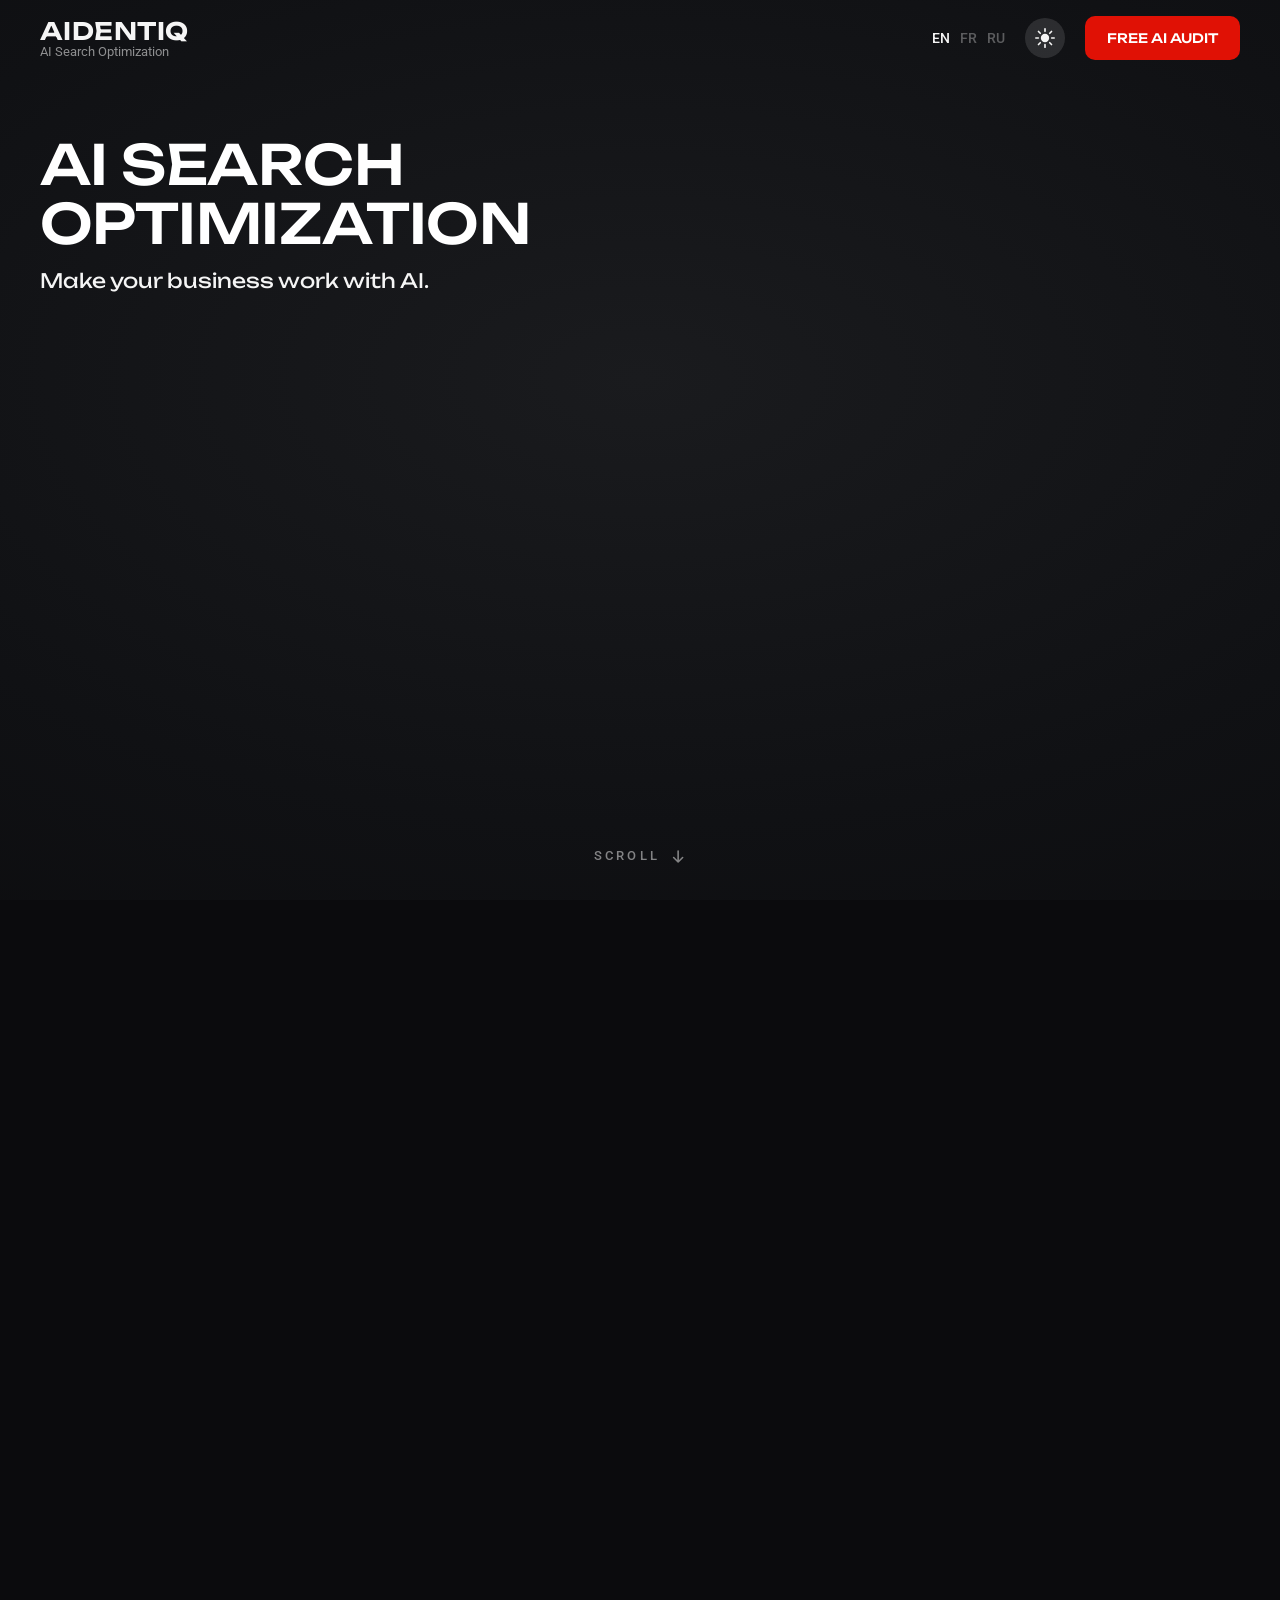
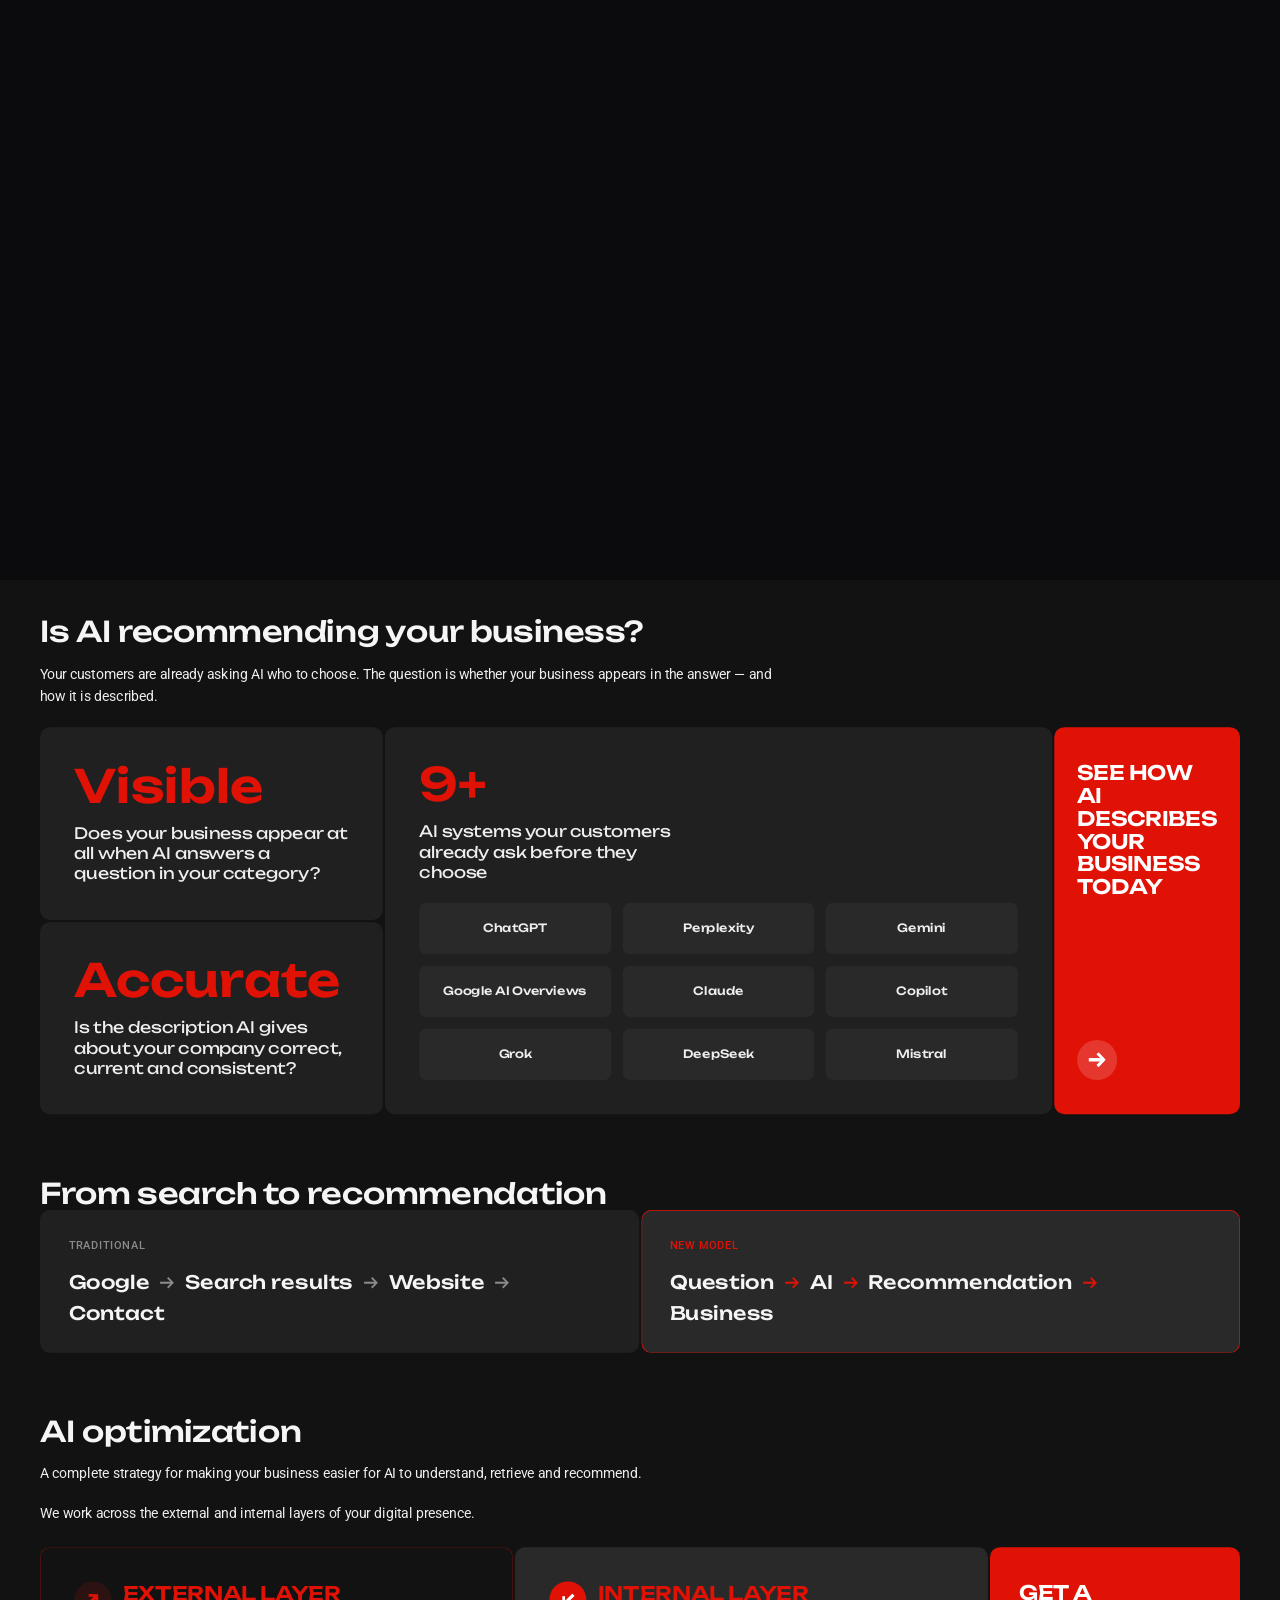
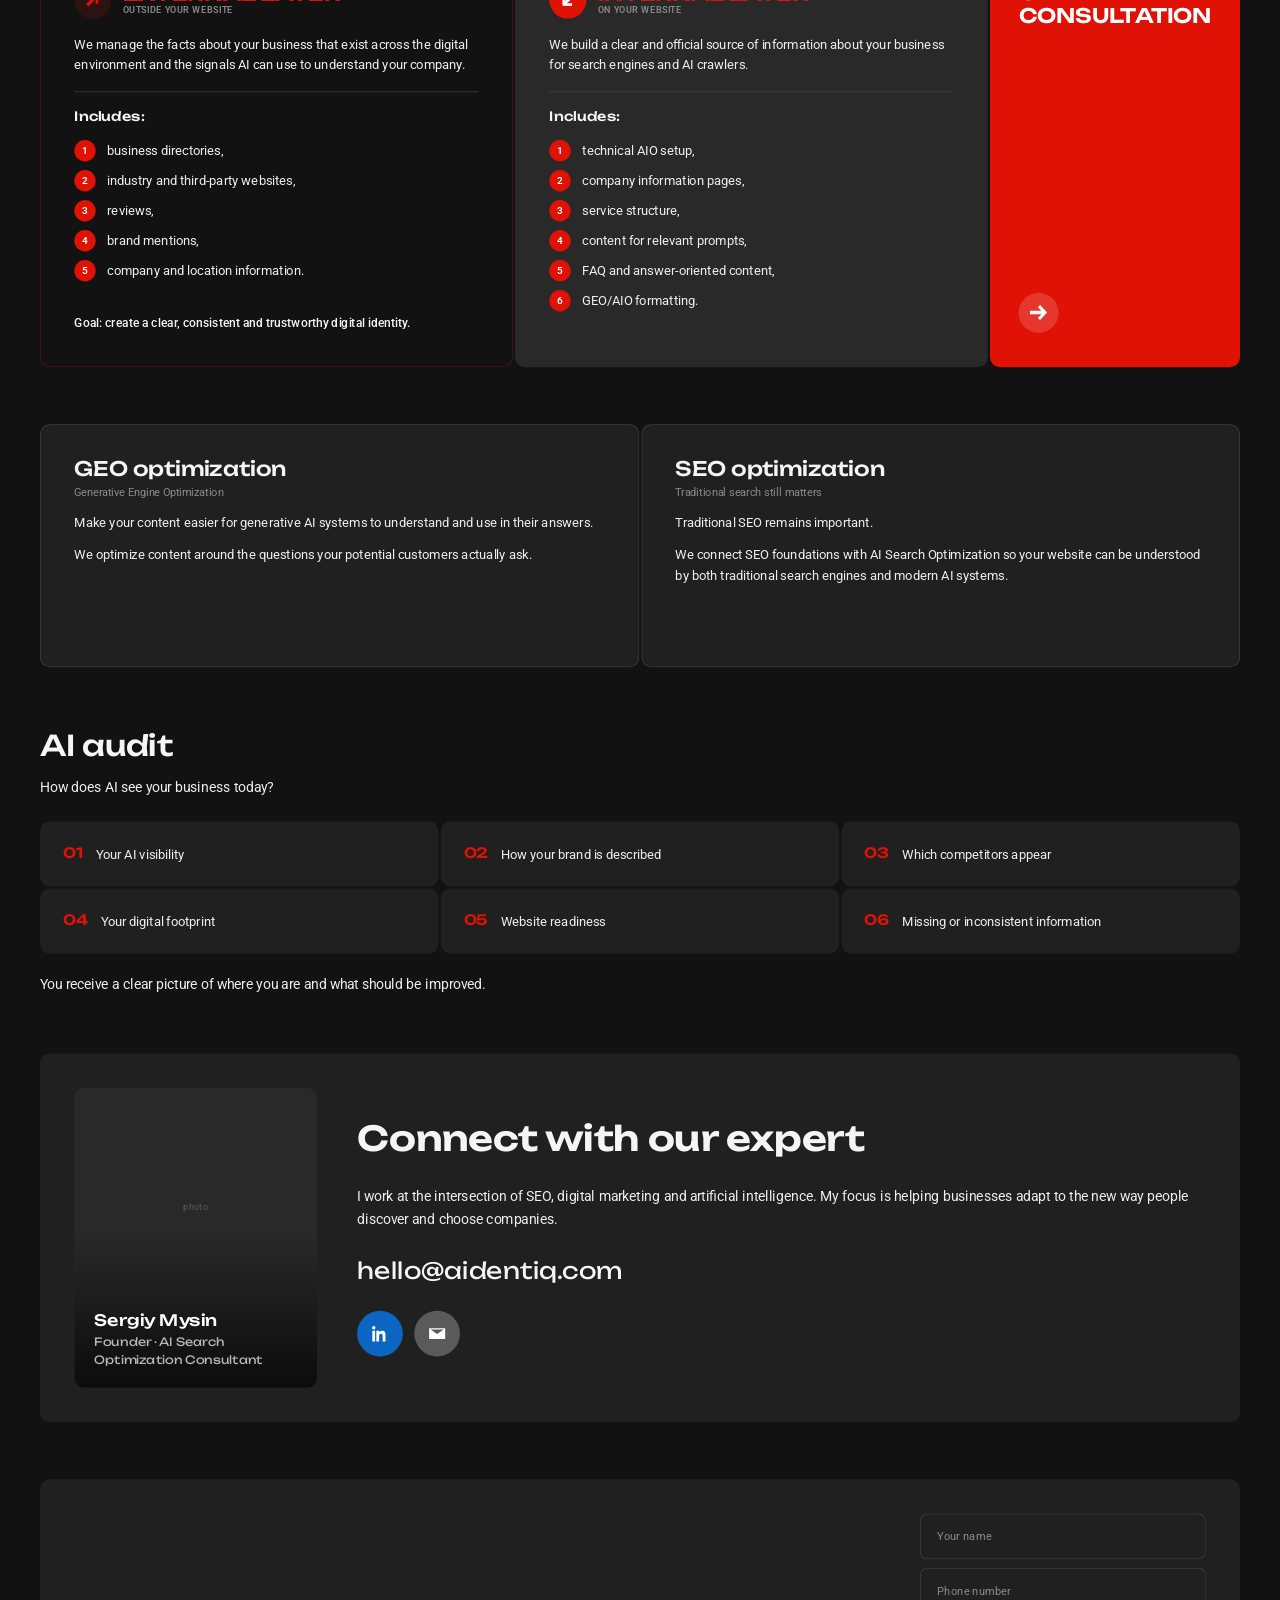
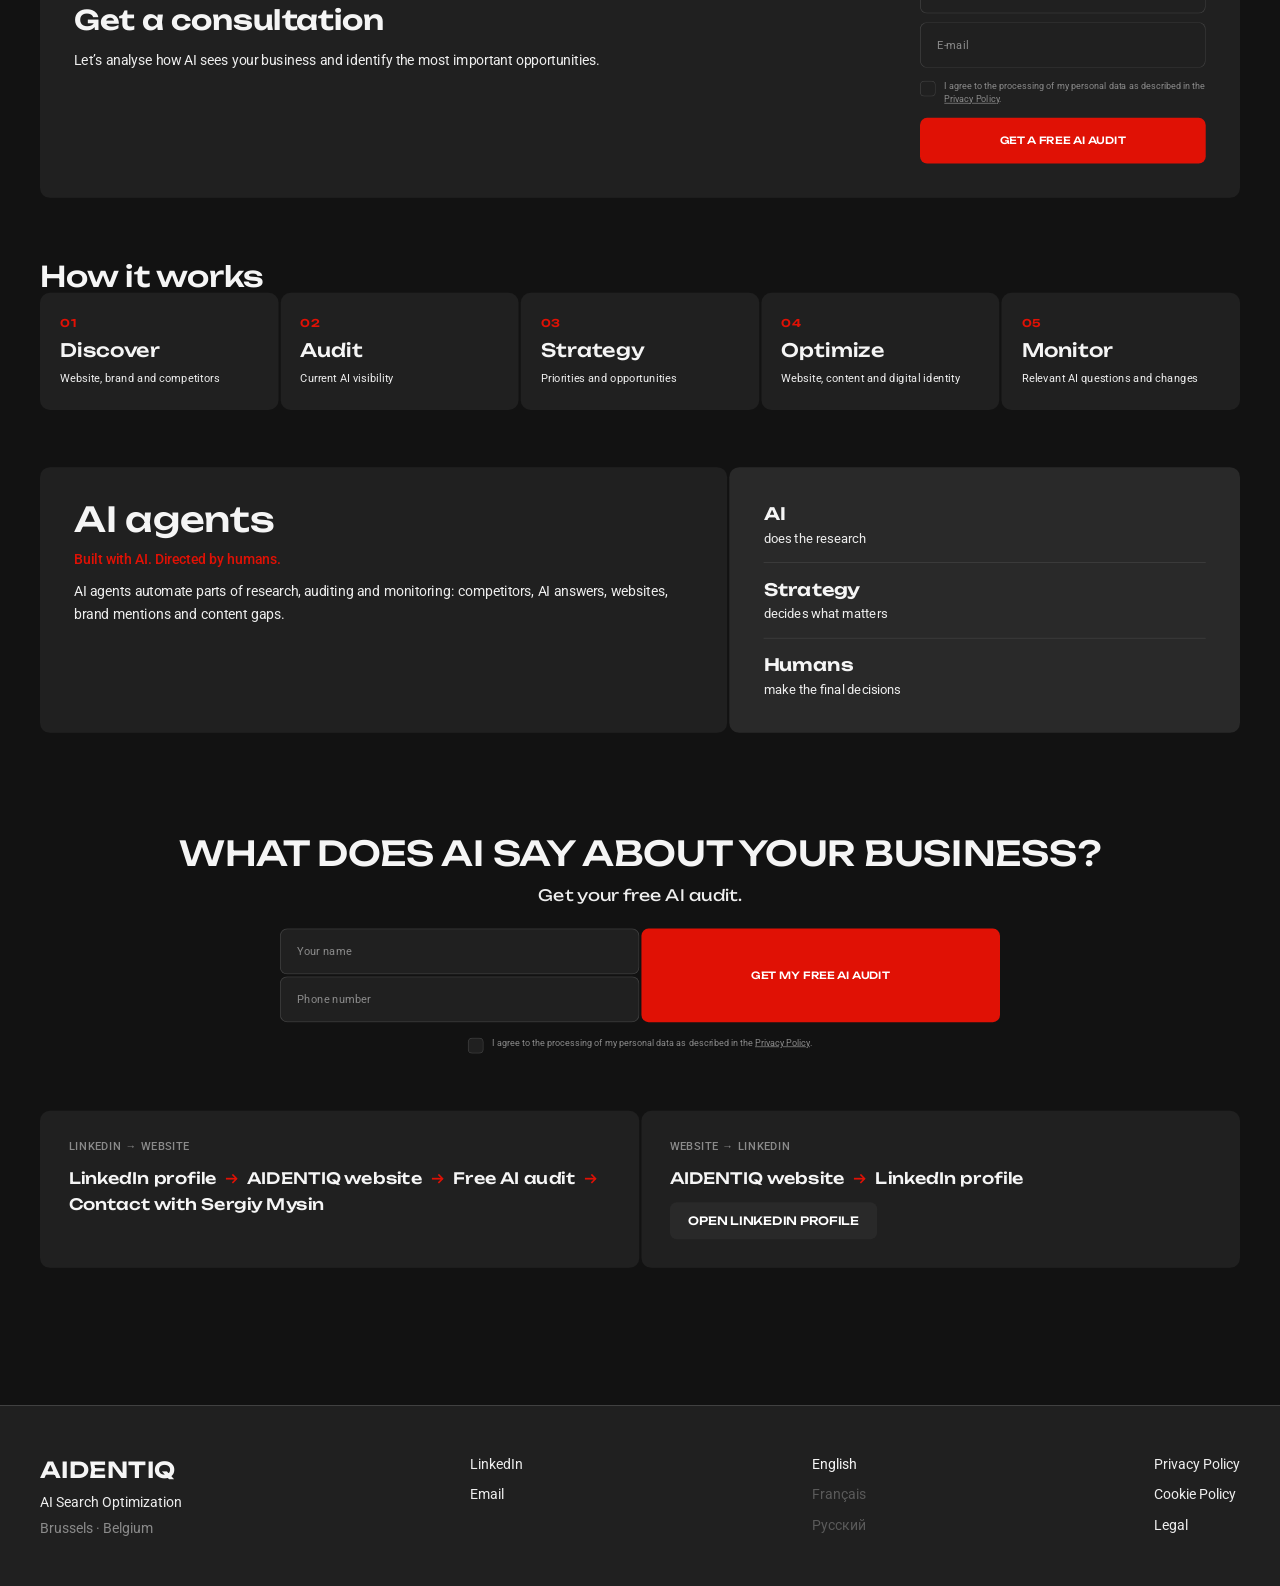
<file: index2.html>
<!DOCTYPE html>
<html lang="en" data-theme="dark">
<head>
    <meta charset="UTF-8">
    <meta name="viewport" content="width=device-width, initial-scale=1.0">
    <title>AI Search Optimization — AIDENTIQ (video hero)</title>
    <meta name="description" content="We turn AI search into a working channel for your business growth. AI optimization, GEO and SEO for businesses that want to be found and recommended by AI.">

    <!-- Второй вариант hero — витрина для сравнения, в поиск не отдаём.
         Если этот вариант станет основным, noindex убрать и поправить canonical. -->
    <meta name="robots" content="noindex, nofollow">

    <link rel="canonical" href="https://aidentiq.com/">
    <!-- Языковые версии. Пока собрана только английская: как добавить FR и RU —
         см. раздел «Языки» в README. Раскомментировать вместе с /fr/ и /ru/. -->
    <link rel="alternate" hreflang="en" href="https://aidentiq.com/">
    <!-- <link rel="alternate" hreflang="fr" href="https://aidentiq.com/fr/"> -->
    <!-- <link rel="alternate" hreflang="ru" href="https://aidentiq.com/ru/"> -->

    <meta property="og:type" content="website">
    <meta property="og:title" content="AI Search Optimization — AIDENTIQ">
    <meta property="og:description" content="We turn AI search into a working channel for your business growth.">
    <meta property="og:locale" content="en">

    <link rel="shortcut icon" href="images/favicon.ico" type="image/x-icon">
    <link rel="stylesheet" href="css/style.css">
</head>
<body class="vhero-page">
<script>
    /* Тему ставим до отрисовки, иначе на тёмной теме мигнёт светлый фон. */
    (function () {
        var saved = null;
        try { saved = localStorage.getItem('aidentiq_theme'); } catch (e) {}
        document.documentElement.setAttribute('data-theme', saved === 'light' ? 'light' : 'dark');
    })();
</script>

<!-- ═════════ 1. Header ═════════ -->
<header class="site-hd">
    <div class="hd-wrap">
        <a class="hd-logo" href="/">
            <span class="hd-name">AIDENTIQ</span>
            <span class="hd-tag">AI Search Optimization</span>
        </a>
        <div class="hd-right">
            <nav class="hd-lang" aria-label="Language">
                <span class="cur" aria-current="true">EN</span>
                <!-- FR и RU станут ссылками, когда появятся /fr/ и /ru/ -->
                <span class="soon" title="Coming soon">FR</span>
                <span class="soon" title="Coming soon">RU</span>
            </nav>
            <button class="hd-theme" type="button" aria-label="Switch colour theme">
                <svg class="ic-sun" viewBox="0 0 24 24" fill="none" aria-hidden="true"><circle cx="12" cy="12" r="5" fill="currentColor"/><path d="M12 1v3M12 20v3M4.2 4.2l2.1 2.1M17.7 17.7l2.1 2.1M1 12h3M20 12h3M4.2 19.8l2.1-2.1M17.7 6.3l2.1-2.1" stroke="currentColor" stroke-width="2" stroke-linecap="round"/></svg>
                <svg class="ic-moon" viewBox="0 0 24 24" fill="none" aria-hidden="true"><path d="M21 13.2A9 9 0 1 1 10.8 3a7 7 0 0 0 10.2 10.2Z" fill="currentColor"/></svg>
            </button>
            <a class="btn btn-accent hd-cta" href="#audit">FREE AI AUDIT</a>
        </div>
    </div>
</header>

<!-- ═════════ 2. Hero вариант 2: видеосцена, скраб по скроллу ═════════
     Лежит вне #viewport: внутри transform-сцены position:sticky не работает.
     Тёмный фон умышленно фиксированный, не из переменных темы: видео снято
     на тёмном «студийном» фоне и в светлой теме сцена остаётся тёмной. -->
<section class="vhero" id="top" aria-label="AI breaks through the ice">
    <div class="vhero-stage">
        <video class="vhero-video" src="videos/hero-run.mp4" muted playsinline preload="auto" disablepictureinpicture></video>
        <!-- Заголовок из старого hero. При скролле улетает «вглубь» кадра и
             растворяется — анимирует js/hero-video.js через инлайновые стили -->
        <div class="vhero-copy">
            <h1 class="vhero-title">AI Search Optimization</h1>
            <p class="vhero-sub">Make your business work with AI.</p>
        </div>
        <!-- Форма из старого hero. Всплывает по центру, когда видео доходит
             до последнего кадра; класс form-show на секции вешает скрипт -->
        <div class="vhero-formwrap">
            <form class="contact-form" action="" method="post" novalidate>
            <div class="heroform">
                <input type="hidden" name="source" value="hero-free-ai-audit" />
                <h3>Free AI audit</h3>
                <p class="hfnote">See how AI currently sees your business.</p>
                <label class="field"><input type="text" name="name" placeholder=" " autocomplete="name" required /><span class="flabel">Your name</span></label>
                <label class="field"><input type="tel" name="phone" placeholder=" " autocomplete="tel" required /><span class="flabel">Phone number</span></label>
                <label class="echeck" style="margin-top:8px">
                    <input type="checkbox" name="consent" value="1" required />
                    <span class="echecktext">I agree to the processing of my personal data as described in the <a href="privacy-policy.html" target="_blank" rel="noopener">Privacy Policy</a>.</span>
                </label>
                <button class="btn btn-lg btn-accent btn-block" type="submit" style="margin-top:4px">GET MY FREE AI AUDIT</button>
            </div>
            </form>
        </div>
        <div class="vhero-hint" aria-hidden="true">
            <span>Scroll</span>
            <svg viewBox="0 0 16 16" fill="none"><path d="M8 2v11M3.5 8.5 8 13l4.5-4.5" stroke="currentColor" stroke-width="1.6" stroke-linecap="round" stroke-linejoin="round"/></svg>
        </div>
    </div>
</section>

<div id="viewport">
<div class="page">

    <!-- Старый hero (заголовок, форма AI-аудита) в этом варианте убран —
         первый экран целиком занимает видеосцена .vhero выше.
         Форма «Free AI audit» осталась в блоке #audit ниже по странице. -->

    <!-- ═════════ 5. Why it matters ═════════ -->
    <section class="sec">
        <div class="chead-wrap"><h2 class="chead">Is AI recommending your business?</h2></div>
        <div class="stack" style="margin-top:20px">
            <p class="ptext">Your customers are already asking AI who to choose. The question is whether your business appears in the answer — and how it is described.</p>
        </div>
        <div class="why" style="margin-top:28px">
            <div class="wleft">
                <div class="wcard">
                    <div class="wbig">Visible</div>
                    <p>Does your business appear at all when AI answers a question in your category?</p>
                </div>
                <div class="wcard">
                    <div class="wbig">Accurate</div>
                    <p>Is the description AI gives about your company correct, current and consistent?</p>
                </div>
            </div>
            <div class="wmid">
                <div class="wbig">9+</div>
                <p>AI systems your customers already ask before they choose</p>
                <div class="nnet">
                    <span>ChatGPT</span><span>Perplexity</span><span>Gemini</span>
                    <span>Google AI Overviews</span><span>Claude</span><span>Copilot</span>
                    <span>Grok</span><span>DeepSeek</span><span>Mistral</span>
                </div>
            </div>
            <a class="wcta" href="#audit">
                <div class="wctatxt">See how AI describes your business today</div>
                <div class="wctaicon"><svg viewBox="0 0 22 20" fill="none"><path d="M0 7.36758H12.5649L17.8478 7.96727V11.1656L12.5649 11.8224H0V7.36758ZM12.879 0L21.9885 9.59499L12.879 19.1614L10.109 16.5057L18.2762 8.16716V10.9943L10.109 2.65576L12.879 0Z" fill="currentColor"/></svg></div>
            </a>
        </div>
    </section>

    <!-- ═════════ 6. From search to recommendation ═════════ -->
    <section class="sec">
        <div class="chead-wrap"><h2 class="chead">From search to recommendation</h2></div>
        <div class="flows">
            <div class="flow old">
                <div class="flowlbl">Traditional</div>
                <ol class="flowsteps">
                    <li>Google</li>
                    <li>Search results</li>
                    <li>Website</li>
                    <li>Contact</li>
                </ol>
            </div>
            <div class="flow new">
                <div class="flowlbl">New model</div>
                <ol class="flowsteps">
                    <li>Question</li>
                    <li>AI</li>
                    <li>Recommendation</li>
                    <li>Business</li>
                </ol>
            </div>
        </div>
    </section>

    <!-- ═════════ 7–9. AI Optimization: внешний и внутренний слои ═════════ -->
    <section class="sec">
        <div class="chead-wrap"><h2 class="chead">AI optimization</h2></div>
        <div class="stack" style="margin-top:20px;margin-bottom:32px">
            <p class="ptext">A complete strategy for making your business easier for AI to understand, retrieve and recommend.</p>
            <p class="ptext">We work across the external and internal layers of your digital presence.</p>
        </div>
        <div class="approach">
            <div class="acard ext">
                <div class="ahead">
                    <div class="aicon"><svg viewBox="0 0 22 20" fill="none" style="transform:rotate(-45deg)"><path d="M0 7.36758H12.5649L17.8478 7.96727V11.1656L12.5649 11.8224H0V7.36758ZM12.879 0L21.9885 9.59499L12.879 19.1614L10.109 16.5057L18.2762 8.16716V10.9943L10.109 2.65576L12.879 0Z" fill="currentColor"/></svg></div>
                    <div><div class="atitle">External layer</div><div class="acap">Outside your website</div></div>
                </div>
                <p class="atext">We manage the facts about your business that exist across the digital environment and the signals AI can use to understand your company.</p>
                <div class="adiv"></div>
                <div class="alead">Includes:</div>
                <ol class="alist">
                    <li>business directories,</li>
                    <li>industry and third-party websites,</li>
                    <li>reviews,</li>
                    <li>brand mentions,</li>
                    <li>company and location information.</li>
                </ol>
                <p class="agoal">Goal: create a clear, consistent and trustworthy digital identity.</p>
            </div>
            <div class="acard int">
                <div class="ahead">
                    <div class="aicon"><svg viewBox="0 0 22 20" fill="none" style="transform:rotate(135deg)"><path d="M0 7.36758H12.5649L17.8478 7.96727V11.1656L12.5649 11.8224H0V7.36758ZM12.879 0L21.9885 9.59499L12.879 19.1614L10.109 16.5057L18.2762 8.16716V10.9943L10.109 2.65576L12.879 0Z" fill="currentColor"/></svg></div>
                    <div><div class="atitle">Internal layer</div><div class="acap">On your website</div></div>
                </div>
                <p class="atext">We build a clear and official source of information about your business for search engines and AI crawlers.</p>
                <div class="adiv"></div>
                <div class="alead">Includes:</div>
                <ol class="alist">
                    <li>technical AIO setup,</li>
                    <li>company information pages,</li>
                    <li>service structure,</li>
                    <li>content for relevant prompts,</li>
                    <li>FAQ and answer-oriented content,</li>
                    <li>GEO/AIO formatting.</li>
                </ol>
            </div>
            <a class="acta" href="#audit">
                <div class="actatxt">Get a consultation</div>
                <div class="actaicon"><svg viewBox="0 0 22 20" fill="none"><path d="M0 7.36758H12.5649L17.8478 7.96727V11.1656L12.5649 11.8224H0V7.36758ZM12.879 0L21.9885 9.59499L12.879 19.1614L10.109 16.5057L18.2762 8.16716V10.9943L10.109 2.65576L12.879 0Z" fill="currentColor"/></svg></div>
            </a>
        </div>
    </section>

    <!-- ═════════ 10–11. GEO и SEO оптимизация ═════════ -->
    <section class="sec">
        <div class="layers">
            <div class="layer" style="justify-content:flex-start;gap:16px;min-height:340px">
                <div class="stack" style="gap:8px">
                    <h3 style="color:var(--head)">GEO optimization</h3>
                    <div class="lsub">Generative Engine Optimization</div>
                </div>
                <p>Make your content easier for generative AI systems to understand and use in their answers.</p>
                <p>We optimize content around the questions your potential customers actually ask.</p>
            </div>
            <div class="layer" style="justify-content:flex-start;gap:16px;min-height:340px">
                <div class="stack" style="gap:8px">
                    <h3 style="color:var(--head)">SEO optimization</h3>
                    <div class="lsub">Traditional search still matters</div>
                </div>
                <p>Traditional SEO remains important.</p>
                <p>We connect SEO foundations with AI Search Optimization so your website can be understood by both traditional search engines and modern AI systems.</p>
            </div>
        </div>
    </section>

    <!-- ═════════ 12. AI Audit ═════════ -->
    <section class="sec">
        <div class="chead-wrap"><h2 class="chead">AI audit</h2></div>
        <div class="stack" style="margin-top:20px;margin-bottom:32px">
            <p class="ptext">How does AI see your business today?</p>
        </div>
        <div class="audit-grid">
            <div class="audit-item"><span class="anum">01</span><p>Your AI visibility</p></div>
            <div class="audit-item"><span class="anum">02</span><p>How your brand is described</p></div>
            <div class="audit-item"><span class="anum">03</span><p>Which competitors appear</p></div>
            <div class="audit-item"><span class="anum">04</span><p>Your digital footprint</p></div>
            <div class="audit-item"><span class="anum">05</span><p>Website readiness</p></div>
            <div class="audit-item"><span class="anum">06</span><p>Missing or inconsistent information</p></div>
        </div>
        <p class="ptext" style="margin-top:28px">You receive a clear picture of where you are and what should be improved.</p>
    </section>

    <!-- ═════════ 13. Expert ═════════ -->
    <section class="sec">
        <div class="expert">
            <!-- TODO: заменить на фото Сергия Мысина — images/expert.webp, 340×440 -->
            <div class="ephoto ph">
                <b>Sergiy Mysin</b>
                <s>Founder · AI Search Optimization Consultant</s>
            </div>
            <div class="ebody">
                <h2 class="etitle">Connect with our expert</h2>
                <p class="equote">I work at the intersection of SEO, digital marketing and artificial intelligence. My focus is helping businesses adapt to the new way people discover and choose companies.</p>
                <div class="econtacts">
                    <!-- TODO: подставить реальные email и профиль LinkedIn -->
                    <a href="mailto:hello@aidentiq.com">hello@aidentiq.com</a>
                </div>
                <div class="esocials">
                    <a class="esoc li" href="#" aria-label="LinkedIn"><svg viewBox="0 0 24 24" fill="none"><path d="M6.94 5.5a1.94 1.94 0 1 1-3.88 0 1.94 1.94 0 0 1 3.88 0ZM3.4 8.9h3.1V21H3.4V8.9Zm5.06 0h2.97v1.65h.04c.41-.78 1.42-1.6 2.93-1.6 3.13 0 3.71 2.06 3.71 4.74V21h-3.1v-5.63c0-1.34-.02-3.07-1.87-3.07-1.87 0-2.16 1.46-2.16 2.97V21h-3.1V8.9Z" fill="currentColor"/></svg></a>
                    <a class="esoc mail" href="mailto:hello@aidentiq.com" aria-label="Email"><svg viewBox="0 0 24 24" fill="none"><path d="M3 6h18v12H3V6Zm1.6 1.4 7.4 5.1 7.4-5.1H4.6Z" fill="currentColor"/></svg></a>
                </div>
            </div>
        </div>
    </section>

    <!-- ═════════ 14. Consultation CTA ═════════ -->
    <section class="sec">
        <div class="expert has-form consult">
            <div class="ebody">
                <h2 class="etitle">Get a consultation</h2>
                <p class="equote">Let’s analyse how AI sees your business and identify the most important opportunities.</p>
            </div>
            <form class="contact-form eform" action="" method="post" novalidate>
                <input type="hidden" name="source" value="consultation-cta" />
                <label class="field"><input type="text" name="name" placeholder=" " autocomplete="name" required /><span class="flabel">Your name</span></label>
                <label class="field"><input type="tel" name="phone" placeholder=" " autocomplete="tel" required /><span class="flabel">Phone number</span></label>
                <label class="field"><input type="email" name="email" placeholder=" " autocomplete="email" /><span class="flabel">E-mail</span></label>
                <label class="echeck">
                    <input type="checkbox" name="consent" value="1" required />
                    <span class="echecktext">I agree to the processing of my personal data as described in the <a href="privacy-policy.html" target="_blank" rel="noopener">Privacy Policy</a>.</span>
                </label>
                <button class="btn btn-lg btn-accent btn-block" type="submit">GET A FREE AI AUDIT</button>
            </form>
        </div>
    </section>

    <!-- ═════════ 15. How it works ═════════ -->
    <section class="sec" id="how">
        <div class="chead-wrap"><h2 class="chead">How it works</h2></div>
        <div class="steps">
            <div class="step"><span class="snum">01</span><div class="stitle">Discover</div><p>Website, brand and competitors</p></div>
            <div class="step"><span class="snum">02</span><div class="stitle">Audit</div><p>Current AI visibility</p></div>
            <div class="step"><span class="snum">03</span><div class="stitle">Strategy</div><p>Priorities and opportunities</p></div>
            <div class="step"><span class="snum">04</span><div class="stitle">Optimize</div><p>Website, content and digital identity</p></div>
            <div class="step"><span class="snum">05</span><div class="stitle">Monitor</div><p>Relevant AI questions and changes</p></div>
        </div>
    </section>

    <!-- ═════════ 16. AI Agents ═════════ -->
    <section class="sec">
        <div class="agents">
            <div class="agtext">
                <h2 class="sm">AI agents</h2>
                <div class="agsub">Built with AI. Directed by humans.</div>
                <p>AI agents automate parts of research, auditing and monitoring: competitors, AI answers, websites, brand mentions and content gaps.</p>
            </div>
            <div class="agflow">
                <div class="agrow"><span class="agkey">AI</span><span class="agval">does the research</span></div>
                <div class="agrow"><span class="agkey">Strategy</span><span class="agval">decides what matters</span></div>
                <div class="agrow"><span class="agkey">Humans</span><span class="agval">make the final decisions</span></div>
            </div>
        </div>
    </section>

    <!-- ═════════ 17. Final CTA ═════════ -->
    <section class="sec" id="audit">
        <div class="shead mid"><h2 class="sm">What does AI say about your business?</h2>
            <div class="sub">Get your free AI audit.</div></div>
        <form class="contact-form" action="" method="post" novalidate>
            <input type="hidden" name="source" value="final-cta" />
            <div class="gap stretch" style="gap:3px;margin:0 auto 20px;width:60%">
                <div class="col" style="flex:0 0 calc(50% - 1.5px);gap:3px;min-width:0">
                    <label class="field"><input type="text" name="name" placeholder=" " autocomplete="name" required /><span class="flabel">Your name</span></label>
                    <label class="field"><input type="tel" name="phone" placeholder=" " autocomplete="tel" required /><span class="flabel">Phone number</span></label>
                </div>
                <button class="btn btn-lg btn-accent" style="flex:0 0 calc(50% - 1.5px);height:auto;min-width:0" type="submit">GET MY FREE AI AUDIT</button>
            </div>
            <label class="echeck echeck-mid">
                <input type="checkbox" name="consent" value="1" required />
                <span class="echecktext">I agree to the processing of my personal data as described in the <a href="privacy-policy.html" target="_blank" rel="noopener">Privacy Policy</a>.</span>
            </label>
        </form>
    </section>

    <!-- ═════════ 19. LinkedIn ↔ Website ═════════ -->
    <section class="sec">
        <div class="linkflow">
            <div class="lfcol">
                <div class="lflbl">LinkedIn → Website</div>
                <ol class="lfsteps">
                    <li>LinkedIn profile</li>
                    <li>AIDENTIQ website</li>
                    <li>Free AI audit</li>
                    <li>Contact with Sergiy Mysin</li>
                </ol>
            </div>
            <div class="lfcol">
                <div class="lflbl">Website → LinkedIn</div>
                <ol class="lfsteps">
                    <li>AIDENTIQ website</li>
                    <li>LinkedIn profile</li>
                </ol>
                <!-- TODO: подставить реальный адрес профиля -->
                <a class="btn btn-standard lfbtn" href="#" target="_blank" rel="noopener">Open LinkedIn profile</a>
            </div>
        </div>
    </section>

</div>
</div>

<!-- ═════════ 18. Footer ═════════ -->
<footer class="site-ft">
    <div class="ft-wrap">
        <div class="ft-brand">
            <span class="ft-name">AIDENTIQ</span>
            <span class="ft-tag">AI Search Optimization</span>
            <span class="ft-geo">Brussels · Belgium</span>
        </div>
        <div class="ft-links">
            <!-- TODO: подставить реальный адрес профиля LinkedIn -->
            <a href="#" target="_blank" rel="noopener">LinkedIn</a>
            <a href="mailto:hello@aidentiq.com">Email</a>
        </div>
        <div class="ft-lang">
            <span class="cur">English</span>
            <span class="soon">Français</span>
            <span class="soon">Русский</span>
        </div>
        <div class="ft-legal">
            <a href="privacy-policy.html">Privacy Policy</a>
            <a href="cookie-policy.html">Cookie Policy</a>
            <a href="legal.html">Legal</a>
        </div>
    </div>
</footer>

<!-- Окно с результатом отправки формы -->
<div class="dialog message-modal" id="messageModal">
    <div class="modal">
        <div class="close" aria-label="Close">
            <svg viewBox="0 0 28 29" fill="none" width="28" height="29"><path fill-rule="evenodd" clip-rule="evenodd" d="M14 15.9142L23.1924 25.1066L24.6066 23.6924L15.4143 14.5L24.6066 5.30761L23.1924 3.8934L14 13.0858L4.80765 3.8934L3.39344 5.30761L12.5858 14.5L3.39344 23.6924L4.80765 25.1066L14 15.9142Z" fill="currentColor"/></svg>
        </div>
        <div class="mm-title"></div>
        <div class="mm-text"></div>
    </div>
</div>

<script src="js/main.js"></script>
<!-- Скраб видео в .vhero — только у этого варианта страницы -->
<script src="js/hero-video.js"></script>
</body>
</html>
</file>
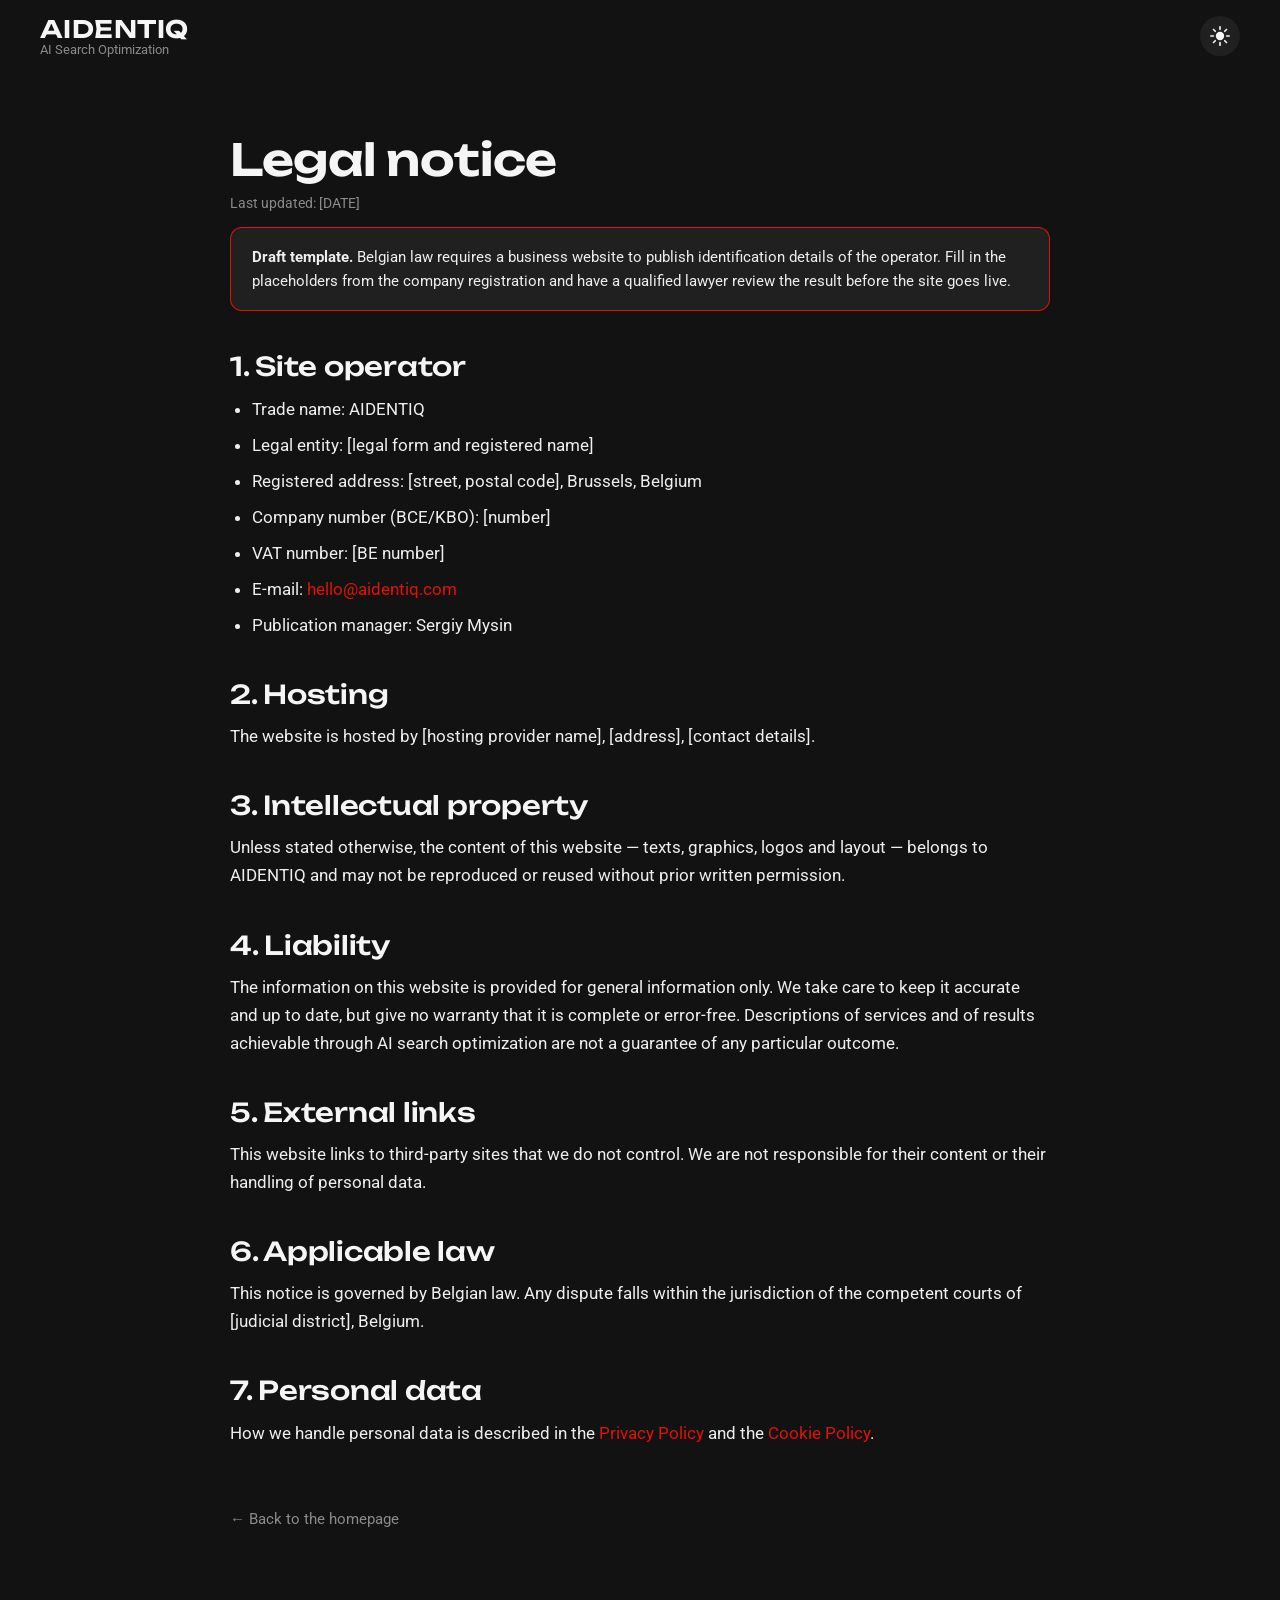
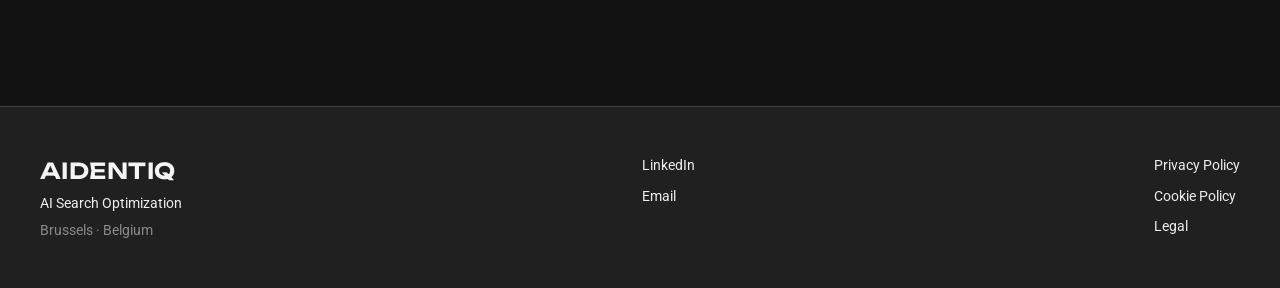
<file: legal.html>
<!DOCTYPE html>
<html lang="en" data-theme="dark">
<head>
    <meta charset="UTF-8">
    <meta name="viewport" content="width=device-width, initial-scale=1.0">
    <title>Legal notice — AIDENTIQ</title>
    <meta name="description" content="Legal notice and company details for AIDENTIQ, Brussels, Belgium.">
    <meta name="robots" content="noindex">
    <link rel="shortcut icon" href="images/favicon.ico" type="image/x-icon">
    <link rel="stylesheet" href="css/style.css">
</head>
<body>
<script>
    (function () {
        var saved = null;
        try { saved = localStorage.getItem('aidentiq_theme'); } catch (e) {}
        document.documentElement.setAttribute('data-theme', saved === 'light' ? 'light' : 'dark');
    })();
</script>

<header class="site-hd">
    <div class="hd-wrap">
        <a class="hd-logo" href="index.html">
            <span class="hd-name">AIDENTIQ</span>
            <span class="hd-tag">AI Search Optimization</span>
        </a>
        <div class="hd-right">
            <button class="hd-theme" type="button" aria-label="Switch colour theme">
                <svg class="ic-sun" viewBox="0 0 24 24" fill="none" aria-hidden="true"><circle cx="12" cy="12" r="5" fill="currentColor"/><path d="M12 1v3M12 20v3M4.2 4.2l2.1 2.1M17.7 17.7l2.1 2.1M1 12h3M20 12h3M4.2 19.8l2.1-2.1M17.7 6.3l2.1-2.1" stroke="currentColor" stroke-width="2" stroke-linecap="round"/></svg>
                <svg class="ic-moon" viewBox="0 0 24 24" fill="none" aria-hidden="true"><path d="M21 13.2A9 9 0 1 1 10.8 3a7 7 0 0 0 10.2 10.2Z" fill="currentColor"/></svg>
            </button>
        </div>
    </div>
</header>

<main class="legal-page">
    <h1>Legal notice</h1>
    <p class="updated">Last updated: [DATE]</p>

    <p class="draft"><b>Draft template.</b> Belgian law requires a business website to publish identification details
        of the operator. Fill in the placeholders from the company registration and have a qualified lawyer review the
        result before the site goes live.</p>

    <h2>1. Site operator</h2>
    <ul>
        <li>Trade name: AIDENTIQ</li>
        <li>Legal entity: [legal form and registered name]</li>
        <li>Registered address: [street, postal code], Brussels, Belgium</li>
        <li>Company number (BCE/KBO): [number]</li>
        <li>VAT number: [BE number]</li>
        <li>E-mail: <a href="mailto:hello@aidentiq.com">hello@aidentiq.com</a></li>
        <li>Publication manager: Sergiy Mysin</li>
    </ul>

    <h2>2. Hosting</h2>
    <p>The website is hosted by [hosting provider name], [address], [contact details].</p>

    <h2>3. Intellectual property</h2>
    <p>Unless stated otherwise, the content of this website — texts, graphics, logos and layout — belongs to AIDENTIQ
        and may not be reproduced or reused without prior written permission.</p>

    <h2>4. Liability</h2>
    <p>The information on this website is provided for general information only. We take care to keep it accurate and
        up to date, but give no warranty that it is complete or error-free. Descriptions of services and of results
        achievable through AI search optimization are not a guarantee of any particular outcome.</p>

    <h2>5. External links</h2>
    <p>This website links to third-party sites that we do not control. We are not responsible for their content or
        their handling of personal data.</p>

    <h2>6. Applicable law</h2>
    <p>This notice is governed by Belgian law. Any dispute falls within the jurisdiction of the competent courts of
        [judicial district], Belgium.</p>

    <h2>7. Personal data</h2>
    <p>How we handle personal data is described in the <a href="privacy-policy.html">Privacy Policy</a> and the
        <a href="cookie-policy.html">Cookie Policy</a>.</p>

    <a class="back" href="index.html">← Back to the homepage</a>
</main>

<footer class="site-ft">
    <div class="ft-wrap">
        <div class="ft-brand">
            <span class="ft-name">AIDENTIQ</span>
            <span class="ft-tag">AI Search Optimization</span>
            <span class="ft-geo">Brussels · Belgium</span>
        </div>
        <div class="ft-links">
            <a href="#" target="_blank" rel="noopener">LinkedIn</a>
            <a href="mailto:hello@aidentiq.com">Email</a>
        </div>
        <div class="ft-legal">
            <a href="privacy-policy.html">Privacy Policy</a>
            <a href="cookie-policy.html">Cookie Policy</a>
            <a href="legal.html">Legal</a>
        </div>
    </div>
</footer>

<script src="js/main.js"></script>
</body>
</html>
</file>
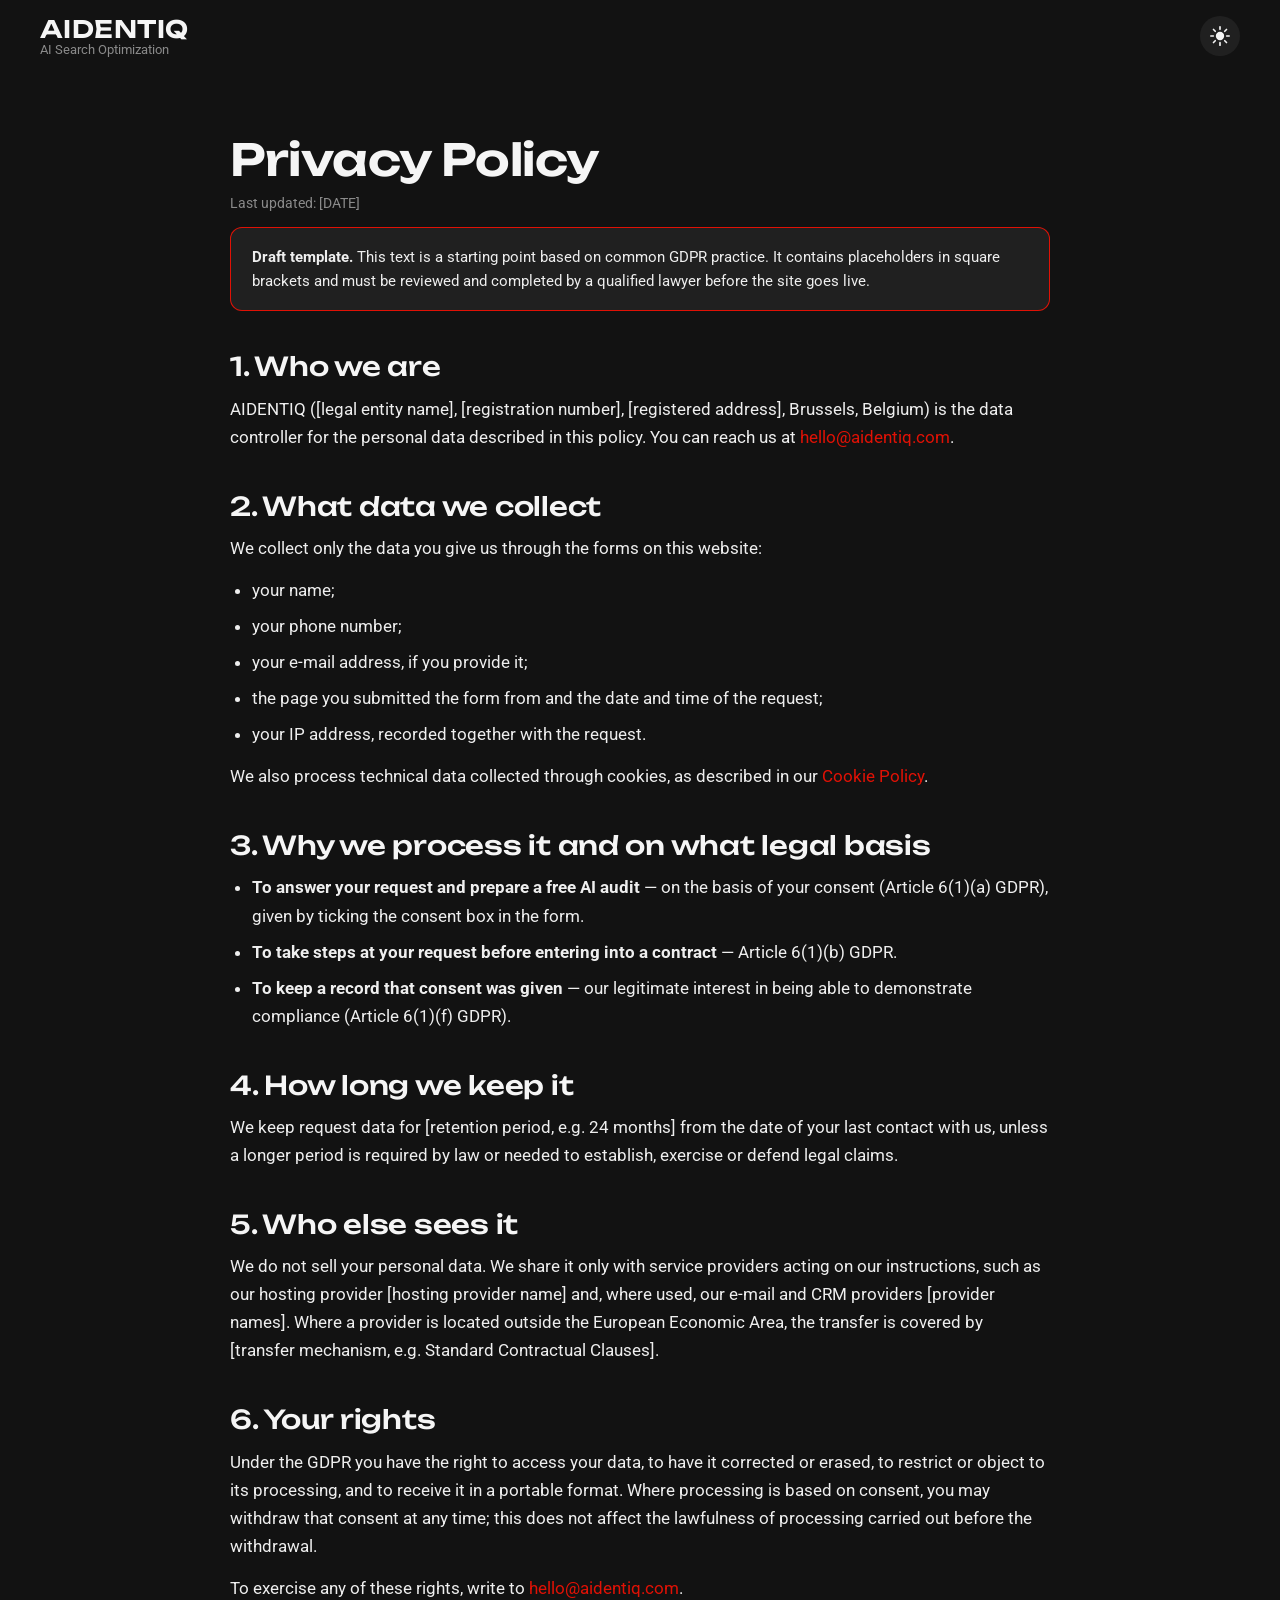
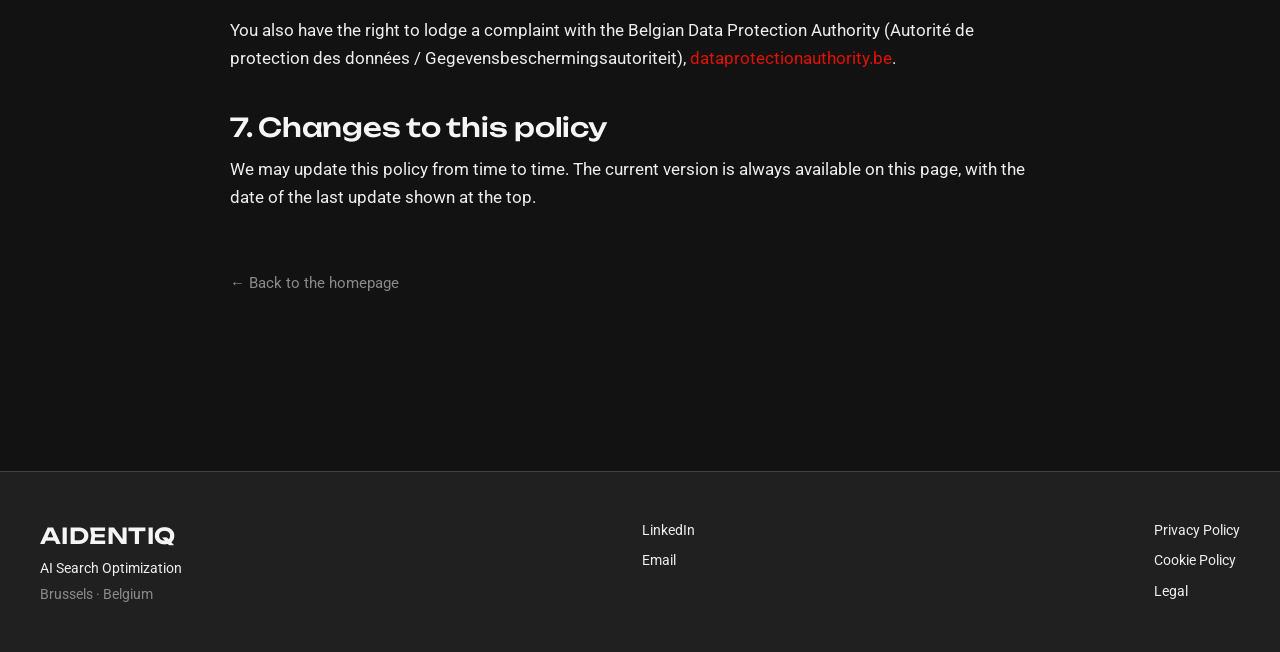
<file: privacy-policy.html>
<!DOCTYPE html>
<html lang="en" data-theme="dark">
<head>
    <meta charset="UTF-8">
    <meta name="viewport" content="width=device-width, initial-scale=1.0">
    <title>Privacy Policy — AIDENTIQ</title>
    <meta name="description" content="How AIDENTIQ collects and processes personal data under the GDPR.">
    <meta name="robots" content="noindex">
    <link rel="shortcut icon" href="images/favicon.ico" type="image/x-icon">
    <link rel="stylesheet" href="css/style.css">
</head>
<body>
<script>
    (function () {
        var saved = null;
        try { saved = localStorage.getItem('aidentiq_theme'); } catch (e) {}
        document.documentElement.setAttribute('data-theme', saved === 'light' ? 'light' : 'dark');
    })();
</script>

<header class="site-hd">
    <div class="hd-wrap">
        <a class="hd-logo" href="index.html">
            <span class="hd-name">AIDENTIQ</span>
            <span class="hd-tag">AI Search Optimization</span>
        </a>
        <div class="hd-right">
            <button class="hd-theme" type="button" aria-label="Switch colour theme">
                <svg class="ic-sun" viewBox="0 0 24 24" fill="none" aria-hidden="true"><circle cx="12" cy="12" r="5" fill="currentColor"/><path d="M12 1v3M12 20v3M4.2 4.2l2.1 2.1M17.7 17.7l2.1 2.1M1 12h3M20 12h3M4.2 19.8l2.1-2.1M17.7 6.3l2.1-2.1" stroke="currentColor" stroke-width="2" stroke-linecap="round"/></svg>
                <svg class="ic-moon" viewBox="0 0 24 24" fill="none" aria-hidden="true"><path d="M21 13.2A9 9 0 1 1 10.8 3a7 7 0 0 0 10.2 10.2Z" fill="currentColor"/></svg>
            </button>
        </div>
    </div>
</header>

<main class="legal-page">
    <h1>Privacy Policy</h1>
    <p class="updated">Last updated: [DATE]</p>

    <p class="draft"><b>Draft template.</b> This text is a starting point based on common GDPR practice. It contains
        placeholders in square brackets and must be reviewed and completed by a qualified lawyer before the site goes
        live.</p>

    <h2>1. Who we are</h2>
    <p>AIDENTIQ ([legal entity name], [registration number], [registered address], Brussels, Belgium) is the data
        controller for the personal data described in this policy. You can reach us at
        <a href="mailto:hello@aidentiq.com">hello@aidentiq.com</a>.</p>

    <h2>2. What data we collect</h2>
    <p>We collect only the data you give us through the forms on this website:</p>
    <ul>
        <li>your name;</li>
        <li>your phone number;</li>
        <li>your e-mail address, if you provide it;</li>
        <li>the page you submitted the form from and the date and time of the request;</li>
        <li>your IP address, recorded together with the request.</li>
    </ul>
    <p>We also process technical data collected through cookies, as described in our
        <a href="cookie-policy.html">Cookie Policy</a>.</p>

    <h2>3. Why we process it and on what legal basis</h2>
    <ul>
        <li><b>To answer your request and prepare a free AI audit</b> — on the basis of your consent
            (Article 6(1)(a) GDPR), given by ticking the consent box in the form.</li>
        <li><b>To take steps at your request before entering into a contract</b> — Article 6(1)(b) GDPR.</li>
        <li><b>To keep a record that consent was given</b> — our legitimate interest in being able to demonstrate
            compliance (Article 6(1)(f) GDPR).</li>
    </ul>

    <h2>4. How long we keep it</h2>
    <p>We keep request data for [retention period, e.g. 24 months] from the date of your last contact with us, unless
        a longer period is required by law or needed to establish, exercise or defend legal claims.</p>

    <h2>5. Who else sees it</h2>
    <p>We do not sell your personal data. We share it only with service providers acting on our instructions, such as
        our hosting provider [hosting provider name] and, where used, our e-mail and CRM providers
        [provider names]. Where a provider is located outside the European Economic Area, the transfer is covered by
        [transfer mechanism, e.g. Standard Contractual Clauses].</p>

    <h2>6. Your rights</h2>
    <p>Under the GDPR you have the right to access your data, to have it corrected or erased, to restrict or object to
        its processing, and to receive it in a portable format. Where processing is based on consent, you may withdraw
        that consent at any time; this does not affect the lawfulness of processing carried out before the withdrawal.</p>
    <p>To exercise any of these rights, write to <a href="mailto:hello@aidentiq.com">hello@aidentiq.com</a>.</p>
    <p>You also have the right to lodge a complaint with the Belgian Data Protection Authority
        (Autorité de protection des données / Gegevensbeschermingsautoriteit),
        <a href="https://www.dataprotectionauthority.be/" target="_blank" rel="noopener">dataprotectionauthority.be</a>.</p>

    <h2>7. Changes to this policy</h2>
    <p>We may update this policy from time to time. The current version is always available on this page, with the date
        of the last update shown at the top.</p>

    <a class="back" href="index.html">← Back to the homepage</a>
</main>

<footer class="site-ft">
    <div class="ft-wrap">
        <div class="ft-brand">
            <span class="ft-name">AIDENTIQ</span>
            <span class="ft-tag">AI Search Optimization</span>
            <span class="ft-geo">Brussels · Belgium</span>
        </div>
        <div class="ft-links">
            <a href="#" target="_blank" rel="noopener">LinkedIn</a>
            <a href="mailto:hello@aidentiq.com">Email</a>
        </div>
        <div class="ft-legal">
            <a href="privacy-policy.html">Privacy Policy</a>
            <a href="cookie-policy.html">Cookie Policy</a>
            <a href="legal.html">Legal</a>
        </div>
    </div>
</footer>

<script src="js/main.js"></script>
</body>
</html>
</file>
<file: css/style.css>
/* ============================================================
   ПРОСТОР — AI-оптимизация (экспорт для vanilla JS проекта)
   Объединённый CSS: tokens + base + fig-tokens + fig-assets + theme-light
   ============================================================ */

/* ── Webfonts ── */
@import url('https://fonts.googleapis.com/css2?family=Unbounded:wght@400;500;600;700&family=Roboto:wght@400;500;700&family=Inter:wght@400;500&display=swap');

/* ── Color system ── */
:root {
  --color-accent: #E01105;
  --color-accent-hover: #B30D04;
  --color-accent-active: #820700;
  --color-accent-soft: rgba(224, 17, 5, 0.4);
  --color-bg: #FFFFFF;
  --color-secondary: #202020;
  --color-surface: #F5F5F5;
  --color-surface-accent: #EEEEEE;
  --color-surface-strong: #E7E7E7;
  --color-border: #E7E7E7;
  --color-border-strong: #C6C6C6;
  --color-border-accent: #E01105;
  --color-icon: #8A8A8A;
  --color-heading: #202020;
  --color-text: #121212;
  --color-text-secondary: #414141;
  --color-caption: #8A8A8A;
  --color-on-accent: #FFFFFF;
  --color-on-dark: #F5F5F5;
  --color-success: #00AB4E;
  --color-info: #23A0DC;
}

:root[data-theme="dark"],
[data-theme="dark"] {
  --color-bg: #121212;
  --color-secondary: #F5F5F5;
  --color-surface: #202020;
  --color-surface-accent: #292929;
  --color-surface-strong: #2E2E2E;
  --color-border: #414141;
  --color-border-strong: #5A5A5A;
  --color-icon: #8A8A8A;
  --color-heading: #FFFFFF;
  --color-text: #F5F5F5;
  --color-text-secondary: #EEEEEE;
  --color-caption: #8A8A8A;
  --color-on-dark: #F5F5F5;
}

/* ── Typography ── */
:root {
  --font-display: 'Unbounded', 'Roboto', sans-serif;
  --font-body: 'Roboto', -apple-system, 'Segoe UI', sans-serif;
  --text-h1: 88px;
  --text-h2: 68px;
  --text-h3: 52px;
  --text-h4: 32px;
  --text-h5: 28px;
  --text-h6: 20px;
  --text-xl: 24px;
  --text-l: 20px;
  --text-m: 16px;
  --text-s: 14px;
  --text-xs: 12px;
  --text-overline: 16px;
  --leading-display: 1.08;
  --leading-heading: 1.15;
  --leading-body: 1.45;
  --weight-regular: 400;
  --weight-medium: 500;
  --weight-semibold: 600;
  --weight-bold: 700;
  --tracking-display: -0.01em;
  --tracking-overline: 0.04em;
}

/* ── Spacing, radii, shadows, layout ── */
:root {
  --space-xxs: 3px;
  --space-2xs: 8px;
  --space-xs: 16px;
  --space-s: 24px;
  --space-m: 32px;
  --space-l: 48px;
  --space-xl: 76px;
  --space-block: 40px;
  --space-section: 150px;
  --radius-button: 10px;
  --radius-control: 6px;
  --radius-field: 10px;
  --radius-icon: 10px;
  --radius-card: 14px;
  --radius-block: 40px;
  --radius-pill: 100px;
  --shadow-card: 0 4px 24px rgba(36, 35, 35, 0.08);
  --shadow-pop: 0 8px 40px rgba(36, 35, 35, 0.12);
  --container-max: 1440px;
  --gutter: 60px;
  --ease: cubic-bezier(0.4, 0, 0.2, 1);
  --duration: 0.22s;
}

/* ── Base element defaults ── */
*,
*::before,
*::after {
  box-sizing: border-box;
}

body {
  margin: 0;
  font-family: var(--font-body);
  font-size: var(--text-m);
  line-height: var(--leading-body);
  color: var(--color-text);
  background: var(--color-bg);
  -webkit-font-smoothing: antialiased;
  text-rendering: optimizeLegibility;
}

h1, h2, h3, h4, h5, h6 {
  margin: 0;
  font-family: var(--font-display);
  font-weight: var(--weight-medium);
  line-height: var(--leading-heading);
  letter-spacing: var(--tracking-display);
  color: var(--color-heading);
}

h1 { font-size: var(--text-h1); line-height: var(--leading-display); }
h2 { font-size: var(--text-h2); line-height: var(--leading-display); }
h3 { font-size: var(--text-h3); }
h4 { font-size: var(--text-h4); }
h5 { font-size: var(--text-h5); }
h6 { font-size: var(--text-h6); }

p { margin: 0; }

a { color: inherit; text-decoration: none; }

.overline {
  font-family: var(--font-body);
  font-size: var(--text-overline);
  letter-spacing: var(--tracking-overline);
  text-transform: uppercase;
  color: var(--color-accent);
}

/* ── Fig assets (bitmap fills), используемые на странице ── */
.fig-asset-915df91f14145339-bfcbce4c { background: linear-gradient(180deg, rgba(40,38,38,0) 63.08%, rgba(40,38,38,0.4) 100.00%), url(assets/915df91f14145339.png) center / cover no-repeat; }

/* ── Светлая тема ── */
:root[data-theme="light"]{
  --bg:#EAEAEA;
  --surface:#FFFFFF;
  --raise:#F2F2F2;
  --line:#E2E2E2;
  --head:#121212;
  --body:#2E2E2E;
  --muted:#8A8A8A;
  --accent:#E01105;
  --accent-press:#820700;
  --green:#00AB4E;
  --gold:#FFC926;
  --disp:'Unbounded', sans-serif;
  --ui:'Roboto', sans-serif;
}

[data-theme="light"] .btn-standard{background:#202020;color:#fff;}
[data-theme="light"] .btn-standard:hover{background:#000;}
[data-theme="light"] .btn-white,
[data-theme="light"] footer.ft a.btn-white{background:#202020;color:#fff;}
[data-theme="light"] .btn-white:hover{background:#000;opacity:1;}
[data-theme="light"] .review .rate{background:rgba(0,0,0,.05);color:#202020;}
[data-theme="light"] header.bar.scrolled{
  background:rgba(236,236,236,0.72);
  box-shadow:0 8px 30px rgba(0,0,0,0.08);
}
[data-theme="light"] .keys.khotel::after{
  background:linear-gradient(90deg,#fff 44%,rgba(255,255,255,0.45) 68%,rgba(255,255,255,0) 100%);
}
[data-theme="light"] footer.ft{background:#E4E4E4;}
[data-theme="light"] nav.menu a:hover{background:var(--raise);color:var(--head);}

.hblobs-light{display:none;}
[data-theme="light"] .hblobs-dark{display:none;}
[data-theme="light"] .hblobs-light{display:block;}

.logo .logo-dark-img{display:none;}
[data-theme="light"] .logo .logo-light-img{display:none;}
[data-theme="light"] .logo .logo-dark-img{display:block;}

/* ── Переключатель темы ── */
.theme-toggle{position:relative;width:58px;height:30px;flex-shrink:0;padding:0;border:none;
  border-radius:100px;cursor:pointer;background:var(--raise);box-shadow:inset 0 0 0 1px var(--line);
  display:inline-flex;align-items:center;transition:background .3s ease,box-shadow .3s ease;}
.theme-toggle .tt-knob{position:absolute;top:3px;left:3px;width:24px;height:24px;border-radius:50%;
  background:#fff;color:var(--accent);display:flex;align-items:center;justify-content:center;
  box-shadow:0 2px 6px rgba(0,0,0,.25);
  transition:transform .35s cubic-bezier(.22,1,.36,1);}
.theme-toggle .tt-knob svg{width:15px;height:15px;display:block;}
.theme-toggle .tt-sun{display:none;}
.theme-toggle .tt-moon{display:block;}
[data-theme="light"] .theme-toggle .tt-knob{transform:translateX(28px);}
[data-theme="light"] .theme-toggle .tt-sun{display:block;}
[data-theme="light"] .theme-toggle .tt-moon{display:none;}

/* ─────────────────────────────────────────────────────────────
   ПРОСТОР — AI-оптимизация. Собрана СТРОГО на токенах и паттернах
   дизайн-системы (styles.css). Значения цветов/радиусов/типографики
   и структура блоков взяты 1:1 из компонентов DS
   (Hero, ClickCard, Keys, ReviewCard, BlogCard, CommentText, Button, Footer).
   Рендерится офлайн (без React/CDN, без фреймворков) — токены берутся из styles.css.
   ───────────────────────────────────────────────────────────── */

/* Локальные алиасы под реальные значения переменных DS (тёмная тема) */
:root[data-theme="dark"]{
  --bg:#121212;          /* token-26 */
  --surface:#202020;     /* token-27 */
  --raise:#292929;       /* token-10 */
  --line:#414141;        /* token-23 */
  --head:#F5F5F5;        /* token-4  */
  --body:#EEEEEE;        /* token-3  */
  --muted:#8A8A8A;       /* token-24 */
  --accent:#E01105;      /* token-5/8 */
  --accent-press:#820700;/* token-9  */
  --green:#00AB4E;
  --gold:#FFC926;
  --disp:'Unbounded', sans-serif;
  --ui:'Roboto', sans-serif;
}

*{box-sizing:border-box;}
html,body{margin:0;background:var(--bg);}
/* Отступ при переходе по якорю, иначе секция встаёт вплотную к верхней кромке.
   Рабочее значение проставляет fit() в layouts/ai.html: оно зависит от экранной
   высоты приклееной шапки, а та меняется вместе с масштабом сцены. Здесь —
   запасное значение на случай, если скрипт не отработал. */
html{scroll-padding-top:40px;}
/* clip, а не hidden: .page масштабируется через transform, layout-высота у неё
   остаётся полной, поэтому #viewport с заданной JS высотой оказывается блоком с
   переполнением. overflow:hidden такой блок оставляет программно прокручиваемым —
   переход по якорю прокручивал его вместо документа, из-за чего не работал
   scroll-padding-top и сбивалась приклееная шапка (она считает по window.scrollY).
   overflow:clip обрезает так же, но контейнер прокрутить нельзя, и якорь уходит
   документу. hidden оставлен запасным вариантом для Safari < 16. */
#viewport{width:100%;overflow:hidden;overflow:clip;}
.page{width:1680px;transform-origin:top left;background:var(--bg);color:var(--body);font-family:var(--disp);}
.page *{box-sizing:border-box;}

/* ── layout helpers ── */
.gap{display:flex;gap:3px;}
.col{display:flex;flex-direction:column;gap:3px;}
.grid{display:grid;gap:3px;}
.sec{padding:0 0 80px;}
.between{justify-content:space-between;}
.center{align-items:center;}
.stretch{align-items:stretch;}

/* ── section heading ── */
.shead{padding:64px 0 32px;}
.shead h2{margin:0;font-family:var(--disp);font-weight:500;font-size:64px;line-height:1.06;
  letter-spacing:-0.01em;color:var(--head);text-transform:uppercase;}
.shead h2.sm{font-size:48px;}
.shead .sub{max-width:760px;margin:18px 0 0;font-family:var(--disp);font-weight:400;
  font-size:22px;line-height:1.32;color:var(--body);}
.shead.mid{text-align:center;}
.shead.mid .sub{margin:18px auto 0;}

/* ── buttons (real Component2: Roboto, radius 10, NOT uppercase) ── */
.btn{display:inline-flex;align-items:center;justify-content:center;gap:10px;border:none;
  cursor:pointer;font-family:var(--disp);font-weight:500;border-radius:10px;white-space:nowrap;
  text-transform:uppercase;letter-spacing:0;text-decoration:none;
  transition:background .2s cubic-bezier(.4,0,.2,1),color .2s,box-shadow .2s;}
.btn-lg{height:64px;padding:0 24px;font-size:14px;}
.btn-md{height:48px;padding:0 20px;font-size:12px;font-weight:500;}
.btn-accent{background:var(--accent);color:#fff;}
.btn-accent:hover{background:var(--accent-press);}
.btn-standard{background:var(--raise);color:#fff;}
.btn-standard:hover{background:#333;}
.btn-tg{background:#229ED9;color:#fff;}
.btn-tg:hover{background:#1B7FAE;}
.btn-wa{background:#25D366;color:#fff;}
.btn-wa:hover{background:#1DA851;}
.btn-outline{background:transparent;box-shadow:inset 0 0 0 1px var(--line);color:var(--body);}
.btn-outline:hover{box-shadow:inset 0 0 0 1px var(--muted);}
.btn-block{width:100%;}

/* ── card base ── */
.card{background:var(--surface);border-radius:14px;}

/* ── ClickCard (arrow + text) ── */
.click{display:flex;flex-direction:row;gap:24px;align-items:center;background:var(--surface);
  border-radius:14px;padding:16px 48px;min-height:96px;cursor:pointer;transition:background .2s;}
.click:hover{background:var(--raise);}
.click .ar{display:inline-flex;align-items:center;color:var(--line);
  flex-shrink:0;transition:color .2s;}
.click .ar svg{width:22px;height:20px;display:block;}
.click:hover .ar{color:var(--accent);}
.click .ct{display:flex;flex-direction:column;gap:6px;}
.click .ct b{font-family:var(--disp);font-weight:400;font-size:18px;line-height:1.2;color:var(--body);}
.click .ct s{font-family:var(--disp);font-weight:400;font-size:15px;line-height:1.3;color:var(--muted);
  opacity:.6;text-decoration:none;}

/* ── Услуги: expandable cards, two independent columns ── */
.usrow{display:flex;gap:3px;flex:1;align-items:flex-start;}
.uscol{display:flex;flex-direction:column;gap:3px;flex:1;}
.scard{display:flex;gap:24px;align-items:flex-start;background:var(--surface);border-radius:14px;
  padding:26px 48px;min-height:96px;box-sizing:border-box;cursor:pointer;
  transition:background .45s cubic-bezier(.22,1,.36,1),padding .45s cubic-bezier(.22,1,.36,1);}
.scard:hover{background:var(--raise);}
.scard.is-open{background:var(--raise);padding-top:52px;padding-bottom:52px;}
.scard .ar{display:inline-flex;align-items:center;color:var(--line);flex-shrink:0;
  margin-top:3px;transition:color .45s cubic-bezier(.22,1,.36,1);}
.scard .ar svg{width:22px;height:20px;display:block;}
.scard:hover .ar,
.scard.is-open .ar{color:var(--accent);}
.scard .ct{display:flex;flex-direction:column;min-width:0;}
.scard .ct b{font-family:var(--disp);font-weight:400;font-size:18px;line-height:1.3;color:var(--body);}
.scard .extra{display:grid;grid-template-rows:0fr;transition:grid-template-rows .5s cubic-bezier(.22,1,.36,1);}
.scard .extra > span{overflow:hidden;display:block;font-family:var(--disp);font-weight:400;
  font-size:15px;line-height:1.4;color:var(--muted);}
/* open card persists (last one the pointer entered); driven by JS .is-open */
.scard.is-open .extra{grid-template-rows:1fr;}
.scard.is-open .extra > span{padding-top:10px;}

/* ── CommentText ── */
.comment{display:flex;flex-direction:column;gap:24px;align-items:flex-start;}
.comment h3{margin:0;font-family:var(--disp);font-weight:500;font-size:32px;line-height:1.05;color:var(--head);}
.comment .ln{height:1px;width:100%;background:var(--accent);opacity:.4;}
.comment p{margin:0;font-family:var(--disp);font-weight:400;font-size:18px;line-height:1.5;
  letter-spacing:-0.01em;color:var(--body);opacity:.6;}

/* ── media placeholder ── */
.media{position:relative;border-radius:14px;background:var(--surface);overflow:hidden;
  display:flex;align-items:center;justify-content:center;}

/* ── hero ── */
.hero{padding-top:3px;}
/* Hero clickcards are static — no hover feedback */
.hero .click{cursor:default;}
.hero .click:hover{background:var(--surface);}
.hero .click:hover .ar{color:var(--line);}
.hero .htext{position:relative;border-radius:14px;background:var(--surface);overflow:hidden;flex:1;
  min-height:520px;padding:80px 96px;display:flex;flex-direction:column;gap:24px;justify-content:center;}
.hero .htext > *{position:relative;z-index:1;}
.hero .hblobs{position:absolute;right:-135px;bottom:-240px;height:990px;width:auto;z-index:0;
  pointer-events:none;user-select:none;}
.hero h1{margin:0;font-family:var(--disp);font-weight:500;font-size:64px;line-height:1.1;
  letter-spacing:-0.01em;color:var(--head);text-transform:uppercase;}
.hero .hsub{font-family:var(--disp);font-weight:400;font-size:30px;line-height:1.2;
  letter-spacing:.01em;color:var(--body);}
.hero .hside{width:328px;flex-shrink:0;display:flex;flex-direction:column;gap:3px;}

/* ── Infoblock "text" stat card ── */
.stat{background:var(--surface);border-radius:14px;
  padding:48px;min-height:300px;display:flex;flex-direction:column;gap:20px;align-items:center;
  justify-content:center;text-align:center;}
.stat .big{font-family:var(--disp);font-weight:600;font-size:56px;line-height:1;color:var(--accent);}
.stat .lbl{font-family:var(--disp);font-weight:600;font-size:26px;line-height:1.1;color:var(--head);
  text-transform:uppercase;}
.stat p{margin:0;font-family:var(--disp);font-weight:400;font-size:20px;line-height:1.2;
  letter-spacing:-0.01em;color:var(--body);max-width:360px;}

/* ── Keys (case) ── */
.keys{position:relative;border-radius:14px;background:var(--surface);overflow:hidden;min-height:480px;
  padding:48px;display:flex;flex-direction:column;gap:24px;}
.keys.img{padding:48px;}
.keys .sphere{font-family:var(--disp);font-weight:400;font-size:18px;color:var(--body);}
.keys .ttl{font-family:var(--disp);font-weight:500;font-size:32px;line-height:1.12;color:var(--head);
  white-space:pre-line;flex-grow:1;}
.keys .metrics{display:flex;flex-direction:column;gap:16px;}
.keys .metric{display:flex;align-items:baseline;gap:13px;}
.keys .metric b{font-family:var(--disp);font-weight:500;font-size:32px;line-height:1.2;color:var(--green);
  width:140px;flex-shrink:0;}
.keys .metric span{font-family:var(--disp);font-weight:400;font-size:18px;letter-spacing:-0.01em;color:var(--body);}
.keys .klink{font-family:var(--disp);font-weight:500;font-size:14px;text-transform:uppercase;
  letter-spacing:0;color:var(--head);text-decoration:none;display:inline-flex;gap:10px;align-items:center;
  transition:color .2s;}
.keys .klink:hover{color:#5c5c5c;}
.keys .klink span{color:var(--accent);}
/* case with photo bleeding on the right */
.keys.khotel{position:relative;overflow:hidden;}
.keys.khotel .khimg{position:absolute;right:0;top:0;height:100%;width:auto;z-index:0;}
.keys.khotel::after{content:'';position:absolute;inset:0;z-index:1;pointer-events:none;
  background:linear-gradient(90deg,var(--surface) 44%,rgba(32,32,32,0.45) 68%,rgba(32,32,32,0) 100%);}
.keys.khotel > *:not(.khimg){position:relative;z-index:2;}

/* ── team (CommandCard: full-bleed photo, name+role overlaid) ── */
.team-section .shead,
.blog-section .shead{display:flex;align-items:flex-start;justify-content:space-between;gap:48px;}
.team-section .shead .stitle,
.blog-section .shead .stitle{flex:1;}
.tarrows{display:flex;gap:8px;align-items:center;padding-top:8px;flex-shrink:0;}
.tarrow{width:48px;height:48px;display:flex;align-items:center;justify-content:center;cursor:pointer;
  color:var(--accent);transition:color .2s,opacity .2s,transform .2s;}
.tarrow:hover{color:var(--accent-press);}
.tarrow:active{transform:scale(.92);}
.tarrow svg{width:28px;height:20px;display:block;}
.tarrow.is-disabled{opacity:.3;pointer-events:none;color:var(--line);}
/* right-side bleed: clip only the left edge at the container, let cards
   overflow past the container on the right (bounded by #viewport) */
.tslider{overflow:visible;}
.ttrack{display:flex;gap:48px;transition:transform .55s cubic-bezier(.22,1,.36,1);will-change:transform;}
.tgroup{display:flex;flex-direction:column;gap:24px;flex-shrink:0;}
.tghead{font-family:var(--disp);font-weight:500;font-size:26px;line-height:1.1;letter-spacing:-0.01em;
  color:var(--head);text-transform:uppercase;white-space:nowrap;}
.tcards{display:flex;gap:3px;}
.tcard{width:328px;height:420px;border-radius:14px;overflow:hidden;flex-shrink:0;position:relative;
  background:var(--raise);display:flex;flex-direction:column;justify-content:flex-end;padding:32px;
  background-size:cover;background-position:top center;}
.tcard::before{content:'';position:absolute;inset:0;z-index:0;pointer-events:none;
  background:linear-gradient(180deg,rgba(0,0,0,0) 50%,rgba(0,0,0,0.72) 100%);}
.tcard > *{position:relative;z-index:1;}
.tcard b{font-family:var(--disp);font-weight:500;font-size:22px;line-height:1.2;color:#fff;}
.tcard s{font-family:var(--disp);font-weight:400;font-size:16px;color:rgba(255,255,255,.7);
  text-decoration:none;margin-top:6px;}
.tcard.ph::after{content:'photo';position:absolute;top:38%;left:50%;transform:translate(-50%,-50%);
  z-index:1;font-family:var(--ui);font-size:13px;letter-spacing:.04em;color:var(--muted);opacity:.5;}

/* ── ReviewCard ── */
.review{background:var(--surface);border-radius:14px;padding:32px;display:flex;flex-direction:column;gap:24px;}
.review .rhead b{display:block;font-family:var(--disp);font-weight:500;font-size:24px;line-height:1.3;color:var(--head);}
.review .rhead s{display:block;margin-top:4px;font-family:var(--disp);font-weight:400;font-size:18px;
  color:var(--muted);text-decoration:none;}
.review .ln{height:1px;background:var(--line);}
.review .rtext{font-family:var(--disp);font-weight:400;font-size:16px;line-height:1.55;
  letter-spacing:-0.01em;color:var(--body);}
.review .rate{align-self:flex-start;background:rgba(255,255,255,.1);border-radius:8px;padding:10px 28px;
  font-family:var(--disp);font-weight:800;font-size:20px;color:#fff;display:flex;gap:8px;align-items:center;}
.review .rate .stars{color:var(--gold);font-size:24px;font-weight:400;}

/* ── form (floating-label input) ── */
.field{position:relative;height:64px;border-radius:10px;background:var(--surface);
  box-shadow:inset 0 0 0 1px var(--line);display:block;transition:box-shadow .2s;}
.field:focus-within{box-shadow:inset 0 0 0 1px var(--muted);}
.field input{width:100%;height:100%;border:none;outline:none;background:transparent;box-sizing:border-box;
  font-family:var(--ui);font-size:16px;color:var(--body);padding:24px 24px 6px;}
.field .flabel{position:absolute;left:24px;top:50%;transform:translateY(-50%);pointer-events:none;
  font-family:var(--ui);font-size:16px;color:var(--muted);transition:top .2s cubic-bezier(.4,0,.2,1),
font-size .2s cubic-bezier(.4,0,.2,1),transform .2s cubic-bezier(.4,0,.2,1),color .2s;}
.field input:focus ~ .flabel,
.field input:not(:placeholder-shown) ~ .flabel{top:12px;transform:none;font-size:12px;}
.consent{text-align:center;max-width:780px;margin:0 auto;font-family:var(--disp);font-weight:400;
  font-size:16px;line-height:1.5;color:var(--muted);}

/* ── BlogCard ── */
.post{display:flex;flex-direction:column;gap:26px;}
.post .cover{height:320px;border-radius:14px;display:flex;align-items:flex-end;padding:32px;}
/* blog as slider: cards sized so 3.5 fit the viewport (456 + 24 gap = 480; 3.5 × 480 = 1680) */
.blog-section .ttrack{gap:24px;}
.blog-section .post{width:456px;flex-shrink:0;transition:width .4s cubic-bezier(.22,1,.36,1);}
.blog-section .post .cover{height:300px;background-size:cover;background-position:center;
  transition:height .4s cubic-bezier(.22,1,.36,1);}
.blog-section .post:hover{width:547px;}
.blog-section .post:hover .cover{height:360px;}
.post .cover .date{font-family:var(--disp);font-weight:400;font-size:18px;color:#fff;}
.post .pbody{display:flex;flex-direction:column;gap:13px;}
.blog-section .post .pbody{width:456px;}
.post .pbody h4{margin:0;font-family:var(--disp);font-weight:500;font-size:24px;line-height:1.25;color:var(--head);}
.post .pbody p{margin:0;font-family:var(--disp);font-weight:400;font-size:16px;line-height:1.26;color:var(--body);}
.post .plink{font-family:var(--disp);font-weight:500;font-size:14px;text-transform:uppercase;
  letter-spacing:0;color:var(--head);text-decoration:none;display:inline-flex;gap:10px;align-items:center;
  transition:color .2s;}
.post .plink:hover{color:#5c5c5c;}
.post .plink span{color:var(--accent);}

/* ── header / footer ── */
header.bar{display:flex;align-items:center;justify-content:space-between;padding:32px 0;
  position:relative;z-index:50;will-change:transform;
  transition:background .3s ease,box-shadow .3s ease;}
header.bar.scrolled{background:rgba(18,18,18,0.7);backdrop-filter:blur(14px);-webkit-backdrop-filter:blur(14px);
  box-shadow:0 8px 30px rgba(0,0,0,0.25);}
.logo{display:flex;align-items:center;}
.logo img{height:23px;display:block;}
nav.menu{display:flex;gap:32px;}
nav.menu a{font-family:var(--disp);font-weight:500;font-size:14px;color:var(--head);opacity:.85;text-decoration:none;transition:color .2s,opacity .2s;}
nav.menu a:hover{opacity:1;color:#5c5c5c;}
nav.menu a.active{color:var(--accent);opacity:1;}
.hphone{font-family:var(--disp);font-weight:400;font-size:20px;color:var(--head);text-decoration:none;}
/* burger (mobile only) */
.burger{display:none;width:44px;height:44px;border:none;background:transparent;cursor:pointer;
  flex-direction:column;justify-content:center;align-items:center;gap:5px;padding:0;flex-shrink:0;}
.burger span{display:block;width:24px;height:2px;background:var(--head);border-radius:2px;
  transition:transform .3s cubic-bezier(.22,1,.36,1),opacity .2s;}
.burger.x span:nth-child(1){transform:translateY(7px) rotate(45deg);}
.burger.x span:nth-child(2){opacity:0;}
.burger.x span:nth-child(3){transform:translateY(-7px) rotate(-45deg);}

footer.ft{background:var(--line);border-radius:14px;padding:76px 40px;display:flex;gap:48px;
  align-items:flex-start;margin-top:3px;}
footer.ft .fcol{display:flex;flex-direction:column;gap:16px;}
footer.ft .fcol.brand{width:260px;gap:48px;}
footer.ft a{font-family:var(--disp);font-weight:500;font-size:14px;color:var(--body);opacity:.85;text-decoration:none;}
footer.ft a:hover{opacity:1;}
footer.ft .fmuted{font-family:var(--disp);font-weight:400;font-size:14px;line-height:1.25;color:var(--body);opacity:1;white-space:pre-line;text-decoration:none;}
footer.ft a.fmuted:hover{opacity:.7;}
.btn-white,footer.ft a.btn-white{background:#fff;color:#121212;}
.btn-white:hover{background:#fff;opacity:.7;}

/* ── Почему важно попасть в ИИ-поиск (stat-grid + чипы нейросетей) ── */
.why{display:flex;gap:3px;align-items:stretch;}
.why .wleft{display:flex;flex-direction:column;gap:3px;flex:0 0 480px;}
.why .wcard{background:var(--surface);border-radius:14px;padding:48px;display:flex;
  flex-direction:column;gap:20px;justify-content:center;flex:1;}
.why .wcard .wbig{font-family:var(--disp);font-weight:600;font-size:64px;line-height:1;color:var(--accent);}
.why .wcard p{margin:0;font-family:var(--disp);font-weight:400;font-size:22px;line-height:1.3;
  letter-spacing:-0.01em;color:var(--body);}
.why .wmid{flex:1;background:var(--surface);border-radius:14px;padding:48px;
  display:flex;flex-direction:column;gap:20px;}
.why .wmid .wbig{font-family:var(--disp);font-weight:600;font-size:64px;line-height:1;color:var(--accent);}
.why .wmid p{margin:0;font-family:var(--disp);font-weight:400;font-size:22px;line-height:1.3;
  letter-spacing:-0.01em;color:var(--body);max-width:360px;}
.why .nnet{display:grid;grid-template-columns:repeat(3,1fr);gap:16px;margin-top:8px;}
.why .nnet span{background:var(--raise);border-radius:10px;padding:22px 16px;text-align:center;
  font-family:var(--disp);font-weight:500;font-size:16px;line-height:1.2;color:var(--body);
  display:flex;align-items:center;justify-content:center;min-height:72px;transition:background .2s,color .2s;}
.why .nnet span:hover{background:var(--accent);color:#fff;}
.why .wcta{flex:0 0 240px;background:var(--accent);border-radius:14px;padding:48px 32px;
  display:flex;flex-direction:column;gap:24px;justify-content:space-between;text-decoration:none;
  transition:background .2s;}
.why .wcta:hover{background:var(--accent-press);}
.why .wcta .wctatxt{font-family:var(--disp);font-weight:600;font-size:28px;line-height:1.14;
  letter-spacing:-0.01em;color:#fff;text-transform:uppercase;}
.why .wcta .wctaicon{width:56px;height:56px;border-radius:100px;background:rgba(255,255,255,.16);
  display:flex;align-items:center;justify-content:center;flex-shrink:0;}
.why .wcta .wctaicon svg{width:24px;height:22px;color:#fff;display:block;}

/* ── Связаться с экспертом (photo + heading + контакты + мессенджеры) ── */
.expert{background:var(--surface);border-radius:14px;padding:48px;display:flex;gap:56px;align-items:stretch;}
.expert .ephoto{width:340px;flex-shrink:0;border-radius:14px;overflow:hidden;position:relative;
  background:var(--raise);min-height:420px;display:flex;flex-direction:column;justify-content:flex-end;
  padding:28px;background-size:cover;background-position:top center;}
.expert .ephoto::before{content:'';position:absolute;inset:0;z-index:0;pointer-events:none;
  background:linear-gradient(180deg,rgba(0,0,0,0) 48%,rgba(0,0,0,0.72) 100%);}
.expert .ephoto.ph::after{content:'photo';position:absolute;top:40%;left:50%;transform:translate(-50%,-50%);
  z-index:1;font-family:var(--ui);font-size:13px;letter-spacing:.04em;color:var(--muted);opacity:.5;}
.expert .ephoto > *{position:relative;z-index:1;}
.expert .ephoto b{font-family:var(--disp);font-weight:500;font-size:22px;line-height:1.2;color:#fff;}
.expert .ephoto s{font-family:var(--disp);font-weight:400;font-size:16px;color:rgba(255,255,255,.7);
  text-decoration:none;margin-top:6px;}
.expert .ebody{flex:1;min-width:0;display:flex;flex-direction:column;gap:40px;justify-content:center;}
.expert .etitle{margin:0;font-family:var(--disp);font-weight:600;font-size:48px;line-height:1.1;
  letter-spacing:-0.01em;color:var(--head);}
.expert .econtacts{display:flex;gap:56px;flex-wrap:wrap;align-items:center;}
.expert .econtacts a{font-family:var(--disp);font-weight:400;font-size:32px;line-height:1;
  color:var(--head);text-decoration:none;transition:color .2s;}
.expert .econtacts a:hover{color:var(--body);opacity:.8;}
.expert .esocials{display:flex;gap:16px;}
.expert .esoc{width:64px;height:64px;border-radius:50%;display:flex;align-items:center;justify-content:center;
  flex-shrink:0;transition:transform .2s,filter .2s;}
.expert .esoc:hover{transform:translateY(-3px);filter:brightness(1.08);}
.expert .esoc svg{width:30px;height:30px;display:block;color:#fff;}
.expert .esoc.tg{background:#229ED9;}
.expert .esoc.chat{background:#7B4DE0;}
.expert .esoc.wa{background:#25D366;}
/* Форма справа. Появляется третьей колонкой, поэтому средней достаётся меньше
   места — заголовок там уменьшаем, иначе он рвётся на пять строк. */
.expert.has-form{gap:44px;}
.expert.has-form .etitle{font-size:38px;}
.expert.has-form .econtacts{gap:28px;}
.expert.has-form .econtacts a{font-size:26px;}
.expert .eform{width:400px;flex-shrink:0;display:flex;flex-direction:column;gap:12px;justify-content:center;}
.expert .eform .btn{margin-top:4px;}
/* Чекбокс согласия: appearance:none вместо спрятанного input — так остаются
   и фокус с клавиатуры, и нативная проверка required перед отправкой. */
.echeck{display:flex;gap:12px;align-items:flex-start;cursor:pointer;margin-top:4px;}
.echeck input[type="checkbox"]{appearance:none;-webkit-appearance:none;margin:2px 0 0;flex:0 0 22px;
  width:22px;height:22px;border-radius:6px;background:var(--surface);position:relative;cursor:pointer;
  box-shadow:inset 0 0 0 1px var(--line);transition:background .15s,box-shadow .15s;}
.echeck input[type="checkbox"]:hover{box-shadow:inset 0 0 0 1px var(--muted);}
.echeck input[type="checkbox"]:checked{background:var(--accent);box-shadow:inset 0 0 0 1px var(--accent);}
.echeck input[type="checkbox"]:checked::after{content:'';position:absolute;left:7px;top:3px;width:6px;height:11px;
  border:solid #fff;border-width:0 2px 2px 0;transform:rotate(45deg);}
.echeck input[type="checkbox"]:focus-visible{outline:2px solid var(--muted);outline-offset:2px;}
.echeck .echecktext{font-family:var(--ui);font-weight:400;font-size:13px;line-height:1.45;color:var(--muted);}
.echeck .echecktext a{color:var(--muted);text-decoration:underline;}

/* ── Наш подход (2 слоя) — как .layer, с акцентными заголовками и нумерацией ── */
.approach{display:flex;gap:3px;align-items:stretch;}
.approach .acard{flex:1;min-width:0;background:var(--surface);border-radius:14px;
  box-shadow:inset 0 0 0 1px var(--line);padding:48px;display:flex;flex-direction:column;gap:22px;}
/* Внешний — «outward»: прозрачный фон, акцентный обвод, иконка наружу */
.approach .acard.ext{background:transparent;box-shadow:inset 0 0 0 1px rgba(224,17,5,.4);}
/* Внутренний — «core»: плотная заливка, иконка вовнутрь */
.approach .acard.int{background:var(--raise);box-shadow:none;}
.approach .ahead{display:flex;align-items:center;gap:16px;}
.approach .aicon{width:52px;height:52px;border-radius:100px;flex-shrink:0;
  display:flex;align-items:center;justify-content:center;}
.approach .aicon svg{width:22px;height:20px;display:block;}
.approach .acard.ext .aicon{background:rgba(224,17,5,.12);color:var(--accent);}
.approach .acard.int .aicon{background:var(--accent);color:#fff;}
.approach .acap{font-family:var(--ui);font-weight:600;font-size:12px;letter-spacing:.08em;
  text-transform:uppercase;color:var(--muted);}
/* margin:0 — заголовок может быть h3 (нужна корректная иерархия), а не только div */
.approach .atitle{margin:0;font-family:var(--disp);font-weight:600;font-size:28px;line-height:1.06;
  letter-spacing:-0.01em;color:var(--accent);text-transform:uppercase;}
.approach .atext{margin:0;font-family:var(--ui);font-weight:400;font-size:18px;line-height:1.6;color:var(--body);}
.approach .adiv{height:1px;background:var(--line);}
.approach .alead{font-family:var(--disp);font-weight:500;font-size:18px;line-height:1.3;color:var(--head);}
/* селектор без тега: перечень может быть ul (неупорядоченный по смыслу),
   нумерация здесь — оформление, а не порядок */
.approach .alist{list-style:none;counter-reset:a;margin:0;padding:0;display:flex;flex-direction:column;gap:12px;}
.approach .alist li{position:relative;padding-left:46px;min-height:30px;display:flex;align-items:center;
  counter-increment:a;font-family:var(--ui);font-weight:400;font-size:18px;line-height:1.4;color:var(--body);}
.approach .alist li::before{content:counter(a);position:absolute;left:0;top:0;width:30px;height:30px;
  border-radius:100px;background:var(--accent);color:#fff;display:flex;align-items:center;justify-content:center;
  font-family:var(--ui);font-weight:600;font-size:14px;}
.approach .acta{flex:0 0 300px;background:var(--accent);border-radius:14px;padding:48px 40px;
  display:flex;flex-direction:column;gap:24px;justify-content:space-between;text-decoration:none;
  transition:background .2s;}
.approach .acta:hover{background:var(--accent-press);}
.approach .acta .actatxt{font-family:var(--disp);font-weight:600;font-size:28px;line-height:1.14;
  letter-spacing:-0.01em;color:#fff;text-transform:uppercase;}
.approach .acta .actaicon{width:56px;height:56px;border-radius:100px;background:rgba(255,255,255,.16);
  display:flex;align-items:center;justify-content:center;flex-shrink:0;}
.approach .acta .actaicon svg{width:24px;height:22px;color:#fff;display:block;}

/* ─────────────────────────────────────────────────────────────
   СТРАНИЦА УСЛУГИ (AI-оптимизация): дополнительные паттерны,
   собранные на тех же токенах DS. Новых цветов/шрифтов/радиусов
   не вводим — только новые композиции существующих величин.
   ───────────────────────────────────────────────────────────── */

/* ── Хлебные крошки (текст + мотив →) ── */
.crumbs{display:flex;align-items:center;flex-wrap:wrap;gap:12px;padding:6px 0 0;
  font-family:var(--ui);font-weight:400;font-size:14px;color:var(--muted);}
.crumbs a{color:var(--muted);text-decoration:none;transition:color .2s;}
.crumbs a:hover{color:var(--body);}
.crumbs .sep{color:var(--line);}
.crumbs .cur{color:var(--body);}

/* ── Лид-форма в первом экране (переиспользует .field) ── */
/* form — промежуточная обёртка между .hside и .heroform: без flex:1 она сжимается
   по контенту, и карточка не дотягивается до высоты .htext */
.hero .hside > .contact-form{flex:1;display:flex;flex-direction:column;}
.heroform{background:var(--surface);border-radius:14px;padding:40px;display:flex;
  flex-direction:column;gap:14px;justify-content:center;flex:1;height:100%;}
.heroform h3{margin:0;font-family:var(--disp);font-weight:500;font-size:28px;line-height:1.12;color:var(--head);}
.heroform .hfnote{margin:0 0 6px;font-family:var(--ui);font-weight:400;font-size:16px;line-height:1.4;color:var(--muted);}
.heroform .hfconsent{margin:6px 0 0;font-family:var(--ui);font-weight:400;font-size:13px;line-height:1.45;color:var(--muted);}

/* ── Контентные секции (длинный SEO-текст) ── */
.chead-wrap{max-width:1040px;padding:8px 0 0;}
.chead{margin:0;font-family:var(--disp);font-weight:500;font-size:40px;line-height:1.14;
  letter-spacing:-0.01em;color:var(--head);}
.stack{display:flex;flex-direction:column;gap:24px;}
.stack.lg{gap:32px;}
.ptext{margin:0;font-family:var(--ui);font-weight:400;font-size:19px;line-height:1.65;
  color:var(--body);max-width:1040px;}
.hero-intro{font-family:var(--disp);font-weight:400;font-size:24px;line-height:1.4;
  letter-spacing:.01em;color:var(--body);}
/* ── Hero value-list (переиспользует акцентный мотив →) ── */
.hvals{display:flex;flex-direction:column;gap:3px;max-width:640px;margin-top:4px;padding-left:0;margin-left:0;}
.hvals .hlead{font-family:var(--disp);font-weight:500;font-size:19px;line-height:1.3;
  color:var(--head);margin-bottom:11px;}
.hvals li{list-style:none;display:flex;align-items:flex-start;gap:16px;
  background:var(--surface);border-radius:12px;padding:18px 22px;
  font-family:var(--disp);font-weight:400;font-size:16px;line-height:1.45;color:var(--body);
  transition:background .2s,transform .2s;}
.hvals li:hover{background:var(--raise);transform:translateX(4px);}
.hvals li .hicon{flex-shrink:0;width:30px;height:30px;border-radius:100px;background:var(--accent);
  display:flex;align-items:center;justify-content:center;margin-top:1px;}
.hvals li .hicon svg{width:14px;height:13px;color:#fff;display:block;}
.hvals li b{color:var(--head);font-weight:500;font-family:var(--disp);}

/* ── Списки с мотивом → ── */
.blist{list-style:none;margin:0;padding:0;display:flex;flex-direction:column;gap:14px;max-width:1040px;}
.blist li{position:relative;padding-left:36px;font-family:var(--ui);font-weight:400;font-size:19px;
  line-height:1.5;color:var(--body);}
.blist li::before{content:'→';position:absolute;left:0;top:1px;color:var(--accent);
  font-family:var(--disp);font-weight:500;font-size:18px;}
.blist li b{color:var(--head);font-weight:500;font-family:var(--disp);}
.blist.cards{gap:3px;max-width:none;}
.blist.cards li{background:var(--surface);border-radius:14px;padding:26px 32px 26px 68px;
  transition:background .2s;}
.blist.cards li:hover{background:var(--raise);}
.blist.cards li::before{left:32px;top:28px;}

/* ── Акцентная врезка (без обводки, акцент держится на выделенном тексте) ── */
.accent-note{background:var(--surface);border-radius:14px;
  padding:32px 40px;font-family:var(--disp);font-weight:400;font-size:22px;line-height:1.4;
  color:var(--body);max-width:1040px;}
.accent-note b{color:var(--accent);font-weight:500;}

/* ── Два слоя (Внутренний / Внешний) — как .stat/keys ── */
.layers{display:grid;grid-template-columns:1fr 1fr;gap:3px;}
.layer{background:var(--surface);border-radius:14px;box-shadow:inset 0 0 0 1px var(--line);
  padding:48px;display:flex;flex-direction:column;gap:18px;}
.layer .lnum{width:56px;height:56px;border-radius:100px;background:var(--accent);flex-shrink:0;
  display:flex;align-items:center;justify-content:center;font-family:var(--ui);font-weight:600;
  font-size:20px;color:#fff;}
.layer h3{margin:0;font-family:var(--disp);font-weight:500;font-size:28px;line-height:1.1;color:var(--head);}
.layer p{margin:0;font-family:var(--ui);font-weight:400;font-size:18px;line-height:1.6;color:var(--body);}

/* ── Инструменты GEO / AEO / AIO — как NumeredBlock (red outline) ── */
/* сброс списка: блок размечается как <ul>/<li>, перечень должен остаться списком
   для парсеров, а не набором div'ов */
.tools{display:grid;grid-template-columns:repeat(3,1fr);gap:3px;list-style:none;margin:0;padding:0;}
.tool{border:1px solid rgba(224,17,5,.4);border-radius:14px;padding:48px 40px;display:flex;
  flex-direction:column;gap:16px;min-height:260px;justify-content:flex-start;}
.tool .tac{font-family:var(--disp);font-weight:600;font-size:44px;line-height:1;color:var(--accent);letter-spacing:.02em;}
.tool p{margin:0;font-family:var(--ui);font-weight:400;font-size:18px;line-height:1.55;color:var(--body);}

/* ── Тарифы (в стилистике DS) ── */
.tariffs{display:grid;grid-template-columns:repeat(3,1fr);gap:3px;align-items:stretch;}
.tariff{background:var(--surface);border-radius:14px;box-shadow:inset 0 0 0 1px var(--line);
  padding:48px 40px;display:flex;flex-direction:column;gap:22px;transition:background .2s,box-shadow .2s;}
.tariff.feat{background:var(--raise);box-shadow:inset 0 0 0 2px var(--accent);}
.tariff .ttag{align-self:flex-start;background:var(--accent);color:#fff;border-radius:8px;padding:6px 14px;
  font-family:var(--ui);font-weight:600;font-size:12px;text-transform:uppercase;letter-spacing:.04em;}
.tariff .tname{font-family:var(--disp);font-weight:500;font-size:26px;line-height:1.1;color:var(--head);text-transform:uppercase;}
.tariff .tprice{font-family:var(--disp);font-weight:600;font-size:38px;line-height:1;color:var(--head);}
.tariff .tprice small{display:block;margin-top:8px;font-family:var(--ui);font-weight:400;font-size:15px;color:var(--muted);}
.tariff .tdesc{font-family:var(--ui);font-weight:400;font-size:16px;line-height:1.5;color:var(--muted);}
.tariff .tdiv{height:1px;background:var(--line);}
.tariff .tfeat{list-style:none;margin:0;padding:0;display:flex;flex-direction:column;gap:13px;flex:1;}
.tariff .tfeat li{position:relative;padding-left:30px;font-family:var(--ui);font-weight:400;font-size:16px;
  line-height:1.4;color:var(--body);}
.tariff .tfeat li::before{content:'→';position:absolute;left:0;top:0;color:var(--accent);font-family:var(--disp);}

/* ── Аудит / получить КП (переиспользует .field + .btn) ── */
.audit{background:var(--surface);border-radius:14px;padding:64px;display:flex;gap:64px;align-items:stretch;}
.audit .aleft{flex:1;display:flex;flex-direction:column;gap:24px;min-width:0;}
.audit .aform{width:440px;flex-shrink:0;display:flex;flex-direction:column;gap:14px;justify-content:center;}
.audit .aform h3{margin:0;font-family:var(--disp);font-weight:500;font-size:24px;line-height:1.12;color:var(--head);}

/* ─────────────────────────────────────────────────────────────
   АДАПТИВ. ≥780px — зум всего макета (1680px) с минимум 40px
   по бокам (см. JS fit). <780px — мобильная версия: те же блоки
   DS перестроены в одну колонку по практикам мобильных интерфейсов.
   ───────────────────────────────────────────────────────────── */
@media (max-width:779.98px){
  .page{padding:0 20px;}
  .sec{padding:0 0 48px;}
  .shead{padding:36px 0 18px;}
  .shead h2{font-size:32px;}
  .shead h2.sm{font-size:28px;}
  .shead .sub{font-size:16px;max-width:none;margin-top:12px;}

  /* generic stacking: every multi-column row collapses to one column */
  .sec .gap{flex-direction:column;align-items:stretch;width:100%!important;}
  .sec .gap > *{width:auto!important;flex:none!important;}
  .usrow{flex-direction:column;width:auto!important;flex:none!important;}
  .grid{grid-template-columns:1fr!important;}
  .iblockgrid{grid-template-columns:1fr!important;}
  .btn-lg{height:auto!important;min-height:56px;padding:16px 22px!important;}

  /* inline-styled oversizes pulled back to mobile scale */
  .sec .card[style*="padding:76px"]{padding:32px 24px!important;}
  .sec .card[style*="padding:44px 80px"]{padding:32px 24px!important;}
  [style*="font-size:48px"]{font-size:30px!important;}
  [style*="font-size:32px"]{font-size:22px!important;}
  [style*="font-size:28px"]{font-size:20px!important;}

  /* header → logo + CTA + burger; nav becomes a dropdown panel */
  header.bar{padding:20px 0;}
  header.bar .logo img{height:16px;}
  header.bar > div.gap.center{gap:10px!important;}
  .hphone{display:none;}
  .burger{display:flex;}
  nav.menu{position:absolute;top:100%;left:0;right:0;flex-direction:column;gap:0;
    background:var(--surface);border-radius:14px;margin-top:10px;padding:8px;
    max-height:0;overflow:hidden;opacity:0;pointer-events:none;z-index:60;
    transition:max-height .4s cubic-bezier(.22,1,.36,1),opacity .25s;
    box-shadow:0 18px 44px rgba(0,0,0,.45);}
  header.bar.menu-open nav.menu{max-height:480px;opacity:1;pointer-events:auto;}
  nav.menu a{padding:15px 16px;font-size:16px;border-radius:10px;opacity:1;}
  nav.menu a:hover{background:var(--raise);color:var(--head);}

  /* hero */
  .hero h1{font-size:30px;}
  .hero .hsub{font-size:18px;}
  .hero .circ{display:none;}
  .hero .htext{min-height:0;padding:56px 24px;gap:16px;}
  .click{padding:18px 22px;min-height:0;gap:16px;}
  .click .ct b{font-size:15px;}

  /* services — на мобильном нет наведения: все пояснения открыты, стрелки активны */
  .usrow,.uscol{width:100%!important;}
  .scard{padding:20px 22px!important;min-height:0;gap:16px;width:100%!important;}
  /* без активного/подсвеченного состояния — все карточки одинаковые */
  .scard,.scard.is-open{background:var(--surface)!important;padding:20px 22px!important;}
  .scard .ct b{font-size:16px;}
  .scard .ar{color:var(--accent);}
  .scard .extra{grid-template-rows:1fr!important;}
  .scard .extra > span{padding-top:6px;}

  /* media blocks keep a real height so cover images don't collapse */
  .media{min-height:280px!important;}
  .comment h3{font-size:24px;}
  .comment p{font-size:15px;}

  /* cases */
  .keys{min-height:0;padding:32px 24px;}
  .keys.img,.keys.khotel{padding:32px 24px;}
  .keys .ttl{font-size:24px;}
  .keys .metric b{font-size:24px;width:96px;}
  .keys .metric span{font-size:15px;}
  /* кейсы: кнопку «Стать клиентом» — под блок «Оставьте заявку» */
  .case-client{order:1;}

  /* team / blog sliders — остаются горизонтальными, карточки меньше */
  .team-section .shead,.blog-section .shead{flex-wrap:wrap;gap:18px;}
  .tcard{width:240px;height:320px;padding:24px;}
  .tcard b{font-size:18px;}
  .tcard s{font-size:14px;}
  .tghead{font-size:20px;}
  .ttrack{gap:24px;}
  .blog-section .ttrack{gap:16px;}
  .blog-section .post{width:80vw!important;}
  .blog-section .post:hover{width:80vw;}
  .blog-section .post .cover{height:200px;}
  .blog-section .post:hover .cover{height:200px;}
  .blog-section .post .pbody{width:auto;}
  .post .pbody h4{font-size:20px;}

  /* reviews — текст-врезка наверх, кнопки под карточками */
  #reviewCol{display:contents;}
  #reviewSticky{order:-1;}
  #reviewBtns{order:1;}
  .review{padding:24px;}
  .review .rhead b{font-size:20px;}
  .review .rhead s{font-size:15px;}
  .review .rtext{font-size:15px;}

  .consent{font-size:14px;}

  /* footer */
  footer.ft{flex-direction:column;padding:40px 24px;gap:32px;}
  footer.ft .fcol.brand{width:auto;gap:24px;}
  footer.ft .gap{flex-direction:column;gap:24px;}

  /* ── страница услуги: мобильные правила ── */
  .crumbs{font-size:12px;gap:8px;}
  .hero .hside[style]{width:auto!important;}
  .heroform{padding:28px 22px;height:auto;}
  .heroform h3{font-size:22px;}
  .chead{font-size:26px;}
  .stack{gap:18px;}
  .ptext{font-size:16px;}
  .hero-intro{font-size:18px;}
  .hvals li{font-size:15px;padding:14px 16px;gap:12px;}
  .hvals .hlead{font-size:17px;}
  .blist li{font-size:16px;padding-left:28px;}
  .blist li::before{font-size:16px;}
  .blist.cards li{padding:20px 20px 20px 48px;}
  .blist.cards li::before{left:20px;top:22px;}
  .accent-note{font-size:18px;padding:24px 22px;}
  .layers{grid-template-columns:1fr!important;}
  .approach{flex-direction:column;}
  .approach .acta{flex:none;flex-direction:row;align-items:center;padding:28px 24px;}
  .approach .acta .actatxt{font-size:22px;}
  .approach .acard{padding:32px 24px;gap:18px;}
  .approach .atitle{font-size:22px;}
  .approach .atext,.approach .alead,.approach ol.alist li{font-size:15px;}
  .approach ol.alist li{padding-left:40px;}
  .approach ol.alist li::before{width:26px;height:26px;font-size:13px;}
  .layer{padding:32px 24px;}
  .layer h3{font-size:22px;}
  .layer p{font-size:15px;}
  .layer .lnum{width:48px;height:48px;font-size:18px;}
  .tools{grid-template-columns:1fr!important;}
  .tool{padding:32px 24px;min-height:0;}
  .tool .tac{font-size:32px;}
  .tool p{font-size:15px;}
  .tariffs{grid-template-columns:1fr!important;}
  .tariff{padding:32px 24px;}
  .tariff .tprice{font-size:32px;}
  .audit{flex-direction:column;padding:32px 24px;gap:28px;}
  .audit .aform{width:auto;}

  /* почему важно попасть в ИИ-поиск */
  .why{flex-direction:column;}
  .why .wleft{flex:none;}
  .why .wcard,.why .wmid{padding:32px 24px;}
  .why .wcard .wbig,.why .wmid .wbig{font-size:44px;}
  .why .wcard p,.why .wmid p{font-size:16px;max-width:none;}
  .why .nnet{gap:10px;}
  .why .nnet span{font-size:14px;padding:16px 10px;min-height:56px;}
  .why .wcta{flex:none;flex-direction:row;align-items:center;padding:28px 24px;}
  .why .wcta .wctatxt{font-size:22px;}

  /* связаться с экспертом */
  .expert{flex-direction:column;padding:24px;gap:28px;}
  .expert .ephoto{width:auto;min-height:320px;}
  .expert .etitle{font-size:26px;}
  .expert .econtacts{gap:12px;flex-direction:column;align-items:flex-start;}
  .expert .econtacts a{font-size:22px;}
  .expert .ebody{gap:28px;}
  .expert .esoc{width:56px;height:56px;}
  /* на мобильном колонок нет — форма встаёт под контактами во всю ширину */
  .expert.has-form{gap:28px;}
  .expert.has-form .etitle{font-size:26px;}
  .expert.has-form .econtacts{gap:12px;}
  .expert.has-form .econtacts a{font-size:22px;}
  .expert .eform{width:auto;}
}

/* ─────────────────────────────────────────────────────────────
   МОДАЛЬНЫЕ ОКНА (contact / message / cert)
   Адаптировано из less/common/modals.less под CSS-переменные ai.css
   ───────────────────────────────────────────────────────────── */

/* ── Overlay base (общий для всех модалок) ── */
.contact-modal,
.message-modal,
.cert-modal {
  position: fixed;
  z-index: 1000;
  top: 0; left: 0; right: 0; bottom: 0;
  display: flex;
  align-items: center;
  justify-content: center;
  background: rgba(18, 18, 18, 0.60);
  overflow-y: auto;
}
.contact-modal:not(.active),
.message-modal:not(.active),
.cert-modal:not(.active) {
  display: none;
}

/* ── Contact Modal ── */
.contact-modal .modal {
  position: relative;
  border-radius: 22px;
  background: var(--surface);
  padding: 50px 60px;
  box-sizing: border-box;
  max-width: 606px;
  width: 100%;
}
.contact-modal .modal.has-loader {
  /* резерв под loader-cover */
}
.contact-modal .modal .loader-cover {
  border-radius: 22px;
}
.contact-modal .modal .close {
  position: absolute;
  top: 30px;
  right: 30px;
  cursor: pointer;
  background: none;
  border: none;
  padding: 0;
  line-height: 0;
}
.contact-modal .modal .close .external { display: none; }
.contact-modal .modal .close .internal { display: block; }
.contact-modal .modal .title {
  color: var(--head);
  font-family: var(--disp);
  font-size: 22px;
  font-weight: 600;
  line-height: normal;
  text-transform: uppercase;
  margin: 0 0 20px;
}
/* form */
.contact-modal .modal .contact-form { display: block; }
.contact-modal .modal .contact-form .text {
  color: var(--body);
  font-family: var(--font-body);
  font-size: 24px;
  font-weight: 400;
  line-height: 30px;
  letter-spacing: 0.24px;
  margin: 0 0 20px;
}
.contact-modal .modal .contact-form .fields {
  display: flex;
  flex-direction: column;
  row-gap: 2px;
  margin-bottom: 20px;
}
.contact-modal .modal .contact-form .input {
  position: relative;
  height: 64px;
  border-radius: 10px;
  background: var(--raise);
  box-shadow: inset 0 0 0 1px var(--line);
  display: block;
  transition: box-shadow 0.2s;
}
.contact-modal .modal .contact-form .input:focus-within {
  box-shadow: inset 0 0 0 1px var(--muted);
}
.contact-modal .modal .contact-form .input input {
  width: 100%;
  height: 100%;
  border: none;
  outline: none;
  background: transparent;
  box-sizing: border-box;
  font-family: var(--ui);
  font-size: 16px;
  color: var(--body);
  padding: 24px 24px 6px;
}
.contact-modal .modal .contact-form .input label {
  position: absolute;
  left: 24px;
  top: 50%;
  transform: translateY(-50%);
  pointer-events: none;
  font-family: var(--ui);
  font-size: 16px;
  color: var(--muted);
  transition: top 0.2s cubic-bezier(0.4,0,0.2,1),
              font-size 0.2s cubic-bezier(0.4,0,0.2,1),
              transform 0.2s cubic-bezier(0.4,0,0.2,1),
              color 0.2s;
}
.contact-modal .modal .contact-form .input input:focus ~ label,
.contact-modal .modal .contact-form .input input:not(:placeholder-shown) ~ label {
  top: 12px;
  transform: none;
  font-size: 12px;
}
/* Согласие на обработку ПД — тот же вид, что у .echeck в блоке эксперта */
.contact-modal .modal .contact-form .gpdr-check {
  display: flex;
  align-items: flex-start;
  gap: 12px;
  margin-bottom: 20px;
  cursor: pointer;
}
.contact-modal .modal .contact-form .gpdr-check input[type="checkbox"] {
  appearance: none;
  -webkit-appearance: none;
  flex: 0 0 22px;
  width: 22px;
  height: 22px;
  margin: 0;
  position: relative;
  border-radius: 6px;
  background: var(--surface);
  box-shadow: inset 0 0 0 1px var(--line);
  cursor: pointer;
  transition: background .15s, box-shadow .15s;
}
.contact-modal .modal .contact-form .gpdr-check input[type="checkbox"]:hover {
  box-shadow: inset 0 0 0 1px var(--muted);
}
.contact-modal .modal .contact-form .gpdr-check input[type="checkbox"]:checked {
  background: var(--accent);
  box-shadow: inset 0 0 0 1px var(--accent);
}
.contact-modal .modal .contact-form .gpdr-check input[type="checkbox"]:checked::after {
  content: '';
  position: absolute;
  left: 7px;
  top: 3px;
  width: 6px;
  height: 11px;
  border: solid #fff;
  border-width: 0 2px 2px 0;
  transform: rotate(45deg);
}
.contact-modal .modal .contact-form .gpdr-check input[type="checkbox"]:focus-visible {
  outline: 2px solid var(--muted);
  outline-offset: 2px;
}
.contact-modal .modal .contact-form .gpdr-check .gpdr-check-text {
  font-family: var(--ui);
  font-weight: 400;
  font-size: 13px;
  line-height: 1.45;
  color: var(--muted);
}
.contact-modal .modal .contact-form .gpdr-check .gpdr-check-text a {
  color: var(--muted);
  text-decoration: underline;
}
.contact-modal .modal .contact-form .submit {
  margin: 0;
}
.contact-modal .modal .contact-form .submit button {
  display: flex;
  box-sizing: border-box;
  width: 100%;
  height: 64px;
  border: none;
  border-radius: 10px;
  background: var(--accent);
  padding: 20px 26px;
  justify-content: center;
  align-items: center;
  color: #ffffff;
  font-family: var(--disp);
  font-size: 14px;
  font-weight: 600;
  line-height: 26px;
  text-transform: uppercase;
  cursor: pointer;
  transition: background 0.2s;
}
.contact-modal .modal .contact-form .submit button:hover {
  background: var(--accent-press);
}
.contact-modal .modal .contact-form .gpdr {
  margin-top: 20px;
  font-family: var(--font-body);
  font-size: 14px;
  font-weight: 400;
  line-height: 16.8px;
  color: var(--muted);
}
.contact-modal .modal .contact-form .gpdr a {
  color: var(--muted);
  text-decoration: underline;
}
/* success state */
.contact-modal .modal:not(.success) .success-message { display: none; }
.contact-modal .modal.success .contact-form { display: none; }
.contact-modal .modal.success .success-message {
  display: block;
  padding: 36px 26px;
  border-radius: 10px;
  background: var(--green);
  color: #ffffff;
  font-family: var(--disp);
  font-size: 16px;
  font-weight: 500;
  line-height: 24px;
}

/* ── Message Modal ── */
.message-modal .modal {
  position: relative;
  border-radius: 22px;
  background: var(--surface);
  padding: 50px 60px;
  box-sizing: border-box;
  max-width: 606px;
  width: 100%;
}
.message-modal .modal .close {
  position: absolute;
  top: 30px;
  right: 30px;
  cursor: pointer;
  background: none;
  border: none;
  padding: 0;
  line-height: 0;
}
.message-modal .modal .close .external { display: none; }
.message-modal .modal .close .internal { display: block; }
.message-modal .modal .title {
  color: var(--head);
  font-family: var(--disp);
  font-size: 22px;
  font-weight: 600;
  line-height: normal;
  text-transform: uppercase;
  margin: 0 0 20px;
}
.message-modal .modal .text {
  padding: 36px 26px;
  border-radius: 10px;
  background: var(--raise);
  color: #ffffff;
  font-family: var(--disp);
  font-size: 16px;
  font-weight: 500;
  line-height: 24px;
}
.message-modal.success .modal .text { background-color: #00AB4E; }
.message-modal.error .modal .text { background-color: #E01105; }

/* ── Cert Modal ── */
.cert-modal .cert-wrapper {
  position: relative;
}
.cert-modal .cert-wrapper .close {
  position: absolute;
  top: -27px;
  right: -47px;
  width: 27px;
  height: 27px;
  cursor: pointer;
  background: none;
  border: none;
  padding: 0;
}
.cert-modal .cert-wrapper .close::before,
.cert-modal .cert-wrapper .close::after {
  content: '';
  position: absolute;
  top: 50%;
  left: 50%;
  width: 100%;
  height: 2px;
  background: #F0F0F0;
}
.cert-modal .cert-wrapper .close::before { transform: translate(-50%,-50%) rotate(45deg); }
.cert-modal .cert-wrapper .close::after  { transform: translate(-50%,-50%) rotate(-45deg); }
.cert-modal .cert-wrapper .cert-image {
  width: 480px;
  height: 620px;
  background: var(--bg) no-repeat center / contain;
}

/* ── Modals: mobile ── */
@media (max-width: 779.98px) {
  .contact-modal .modal {
    padding: 32px 20px;
    border-radius: 18px;
    margin: 16px;
  }
  .contact-modal .modal .close {
    top: -39px;
    right: 20px;
  }
  .contact-modal .modal .close .internal { display: none; }
  .contact-modal .modal .close .external { display: block; }
  .contact-modal .modal .title { font-size: 18px; }
  .contact-modal .modal .contact-form .text {
    font-size: 16px;
    line-height: normal;
    letter-spacing: 0.16px;
  }
  .contact-modal .modal .contact-form .submit button {
    height: 56px;
    font-size: 13px;
  }
  .contact-modal .modal .contact-form .gpdr {
    font-size: 12px;
    line-height: 14.4px;
  }

  .message-modal .modal {
    padding: 32px 20px;
    border-radius: 18px;
    margin: 16px;
  }
  .message-modal .modal .close {
    top: -39px;
    right: 20px;
  }
  .message-modal .modal .close .internal { display: none; }
  .message-modal .modal .close .external { display: block; }
  .message-modal .modal .title { font-size: 18px; }

  .cert-modal .cert-wrapper .close {
    top: -79px;
    right: 8.5px;
  }
  .cert-modal .cert-wrapper .cert-image {
    width: 370px;
    height: 478px;
  }
}

/* ════════════════════════════════════════════════════════════════════
   AIDENTIQ — шапка, подвал и блоки, которых не было в исходной странице.

   Всё ниже опирается на токены из :root выше, поэтому обе темы работают
   без отдельных правил. Шапка и подвал лежат вне #viewport: они резиновые
   и не должны попадать под transform:scale() макета 1680px.
   ════════════════════════════════════════════════════════════════════ */

/* ── Шапка ── */
.site-hd{position:sticky;top:0;z-index:50;background:var(--bg);}
/* На странице с видеосценой шапка fixed, а не sticky: сцена тогда начинается
   от самого верха и заходит под шапку. Иначе над видео остаётся полоска
   фона body — заметно в светлой теме. */
.vhero-page .site-hd{position:fixed;left:0;right:0;}
.hd-wrap{max-width:1755px;margin:0 auto;padding:16px 40px;display:flex;align-items:center;
  justify-content:space-between;gap:24px;box-sizing:border-box;}
.hd-logo{display:flex;flex-direction:column;gap:2px;text-decoration:none;}
.hd-name{font-family:var(--disp);font-weight:600;font-size:24px;line-height:1;color:var(--head);letter-spacing:.02em;}
.hd-tag{font-family:var(--ui);font-weight:400;font-size:13px;line-height:1;color:var(--muted);}
.hd-right{display:flex;align-items:center;gap:20px;}
.hd-lang{display:flex;align-items:center;gap:10px;font-family:var(--ui);font-size:14px;font-weight:500;}
.hd-lang .cur{color:var(--head);}
.hd-lang .soon{color:var(--muted);opacity:.55;cursor:default;}
.hd-lang a{color:var(--muted);text-decoration:none;}
.hd-lang a:hover{color:var(--head);}
.hd-theme{width:40px;height:40px;flex:0 0 40px;padding:0;border:none;border-radius:50%;cursor:pointer;
  background:var(--surface);color:var(--head);display:flex;align-items:center;justify-content:center;
  transition:background .15s;}
.hd-theme:hover{background:var(--raise);}
.hd-theme svg{width:20px;height:20px;display:block;}
/* в тёмной теме предлагаем светлую и наоборот */
.hd-theme .ic-sun{display:block;}
.hd-theme .ic-moon{display:none;}
:root[data-theme="light"] .hd-theme .ic-sun{display:none;}
:root[data-theme="light"] .hd-theme .ic-moon{display:block;}
.hd-cta{height:44px;padding:0 22px;font-size:13px;}

/* ── Подвал ── */
.site-ft{background:var(--surface);border-top:1px solid var(--line);margin-top:80px;}
.ft-wrap{max-width:1755px;margin:0 auto;padding:48px 40px;display:flex;flex-wrap:wrap;gap:40px;
  justify-content:space-between;box-sizing:border-box;}
.ft-brand{display:flex;flex-direction:column;gap:6px;}
.ft-name{font-family:var(--disp);font-weight:600;font-size:22px;color:var(--head);letter-spacing:.02em;}
.ft-tag{font-family:var(--ui);font-size:14px;color:var(--body);}
.ft-geo{font-family:var(--ui);font-size:14px;color:var(--muted);}
.ft-links,.ft-lang,.ft-legal{display:flex;flex-direction:column;gap:10px;font-family:var(--ui);font-size:14px;}
.ft-links a,.ft-legal a{color:var(--body);text-decoration:none;}
.ft-links a:hover,.ft-legal a:hover{color:var(--accent);}
.ft-lang .cur{color:var(--head);}
.ft-lang .soon{color:var(--muted);opacity:.55;}

/* ── 6. От поиска к рекомендации ── */
.flows{display:flex;gap:3px;align-items:stretch;}
.flow{flex:1;min-width:0;background:var(--surface);border-radius:14px;padding:40px;
  display:flex;flex-direction:column;gap:24px;}
.flow.new{background:var(--raise);box-shadow:inset 0 0 0 1px var(--accent);}
.flowlbl{font-family:var(--ui);font-weight:500;font-size:15px;letter-spacing:.08em;
  text-transform:uppercase;color:var(--muted);}
.flow.new .flowlbl{color:var(--accent);}
.flowsteps{list-style:none;margin:0;padding:0;display:flex;flex-wrap:wrap;align-items:center;gap:12px 0;}
.flowsteps li{font-family:var(--disp);font-weight:500;font-size:26px;line-height:1.2;color:var(--head);}
/* стрелки рисуем через ::after, чтобы не засорять разметку */
.flowsteps li:not(:last-child)::after{content:'\2192';margin:0 14px;color:var(--muted);font-weight:400;}
.flow.new .flowsteps li:not(:last-child)::after{color:var(--accent);}

/* ── 12. Что смотрим в AI-аудите ── */
.audit-grid{display:grid;grid-template-columns:repeat(3,1fr);gap:3px;}
.audit-item{background:var(--surface);border-radius:14px;padding:32px;display:flex;gap:18px;align-items:flex-start;}
.audit-item .anum{font-family:var(--disp);font-weight:600;font-size:20px;line-height:1.2;color:var(--accent);flex:0 0 auto;}
.audit-item p{margin:0;font-family:var(--ui);font-weight:400;font-size:18px;line-height:1.5;color:var(--body);}

/* Цель внешнего слоя — отбивка внизу карточки подхода */
.acard .agoal{margin:24px 0 0;font-family:var(--ui);font-weight:500;font-size:17px;line-height:1.5;color:var(--head);}

/* Подзаголовок в карточках GEO/SEO */
.layer .lsub{font-family:var(--ui);font-weight:400;font-size:15px;color:var(--muted);}

/* ── 15. Как это работает ── */
.steps{display:grid;grid-template-columns:repeat(5,1fr);gap:3px;}
.step{background:var(--surface);border-radius:14px;padding:32px 28px;display:flex;flex-direction:column;gap:12px;}
.step .snum{font-family:var(--disp);font-weight:600;font-size:15px;letter-spacing:.06em;color:var(--accent);}
.step .stitle{font-family:var(--disp);font-weight:500;font-size:26px;line-height:1.15;color:var(--head);}
.step p{margin:0;font-family:var(--ui);font-weight:400;font-size:16px;line-height:1.5;color:var(--body);}

/* ── 16. AI-агенты ── */
.agents{display:flex;gap:3px;align-items:stretch;}
.agtext{flex:1.4;min-width:0;background:var(--surface);border-radius:14px;padding:48px;
  display:flex;flex-direction:column;gap:16px;}
.agtext h2.sm{margin:0;font-family:var(--disp);font-weight:500;font-size:48px;line-height:1.06;color:var(--head);}
.agsub{font-family:var(--ui);font-weight:500;font-size:19px;color:var(--accent);}
.agtext p{margin:0;font-family:var(--ui);font-weight:400;font-size:19px;line-height:1.65;color:var(--body);}
.agflow{flex:1;min-width:0;background:var(--raise);border-radius:14px;padding:48px;
  display:flex;flex-direction:column;justify-content:center;gap:20px;}
.agrow{display:flex;flex-direction:column;gap:4px;padding-bottom:20px;border-bottom:1px solid var(--line);}
.agrow:last-child{padding-bottom:0;border-bottom:none;}
.agkey{font-family:var(--disp);font-weight:600;font-size:24px;color:var(--head);}
.agval{font-family:var(--ui);font-weight:400;font-size:18px;color:var(--body);}

/* ── 19. LinkedIn ↔ сайт ── */
.linkflow{display:flex;gap:3px;align-items:stretch;}
.lfcol{flex:1;min-width:0;background:var(--surface);border-radius:14px;padding:40px;
  display:flex;flex-direction:column;gap:20px;}
.lflbl{font-family:var(--ui);font-weight:500;font-size:15px;letter-spacing:.08em;
  text-transform:uppercase;color:var(--muted);}
.lfsteps{list-style:none;margin:0;padding:0;display:flex;flex-wrap:wrap;align-items:center;gap:10px 0;}
.lfsteps li{font-family:var(--disp);font-weight:500;font-size:22px;line-height:1.2;color:var(--head);}
.lfsteps li:not(:last-child)::after{content:'\2192';margin:0 12px;color:var(--accent);font-weight:400;}
.lfbtn{margin-top:auto;align-self:flex-start;height:52px;padding:0 26px;}

/* ── Блок эксперта: цитата и новые соцсети ── */
.expert .equote{margin:0;font-family:var(--ui);font-weight:400;font-size:19px;line-height:1.65;color:var(--body);}
.expert.consult .ebody{justify-content:center;gap:20px;}
.expert .esoc.li{background:#0A66C2;}
.expert .esoc.mail{background:#5A5A5A;}

/* Галочка согласия по центру — под формой финального CTA */
.echeck.echeck-mid{width:60%;margin:0 auto;justify-content:center;}

/* Подсветка незаполненного поля: нативные пузыри браузера внутри
   масштабированной сцены встают мимо поля, поэтому валидируем сами. */
.field.is-invalid,.echeck.is-invalid input[type="checkbox"]{box-shadow:inset 0 0 0 1px var(--accent);}
.echeck.is-invalid .echecktext{color:var(--accent);}

/* ── Окно с результатом отправки ── */
.message-modal{position:fixed;inset:0;z-index:100;display:flex;align-items:center;justify-content:center;
  background:rgba(18,18,18,.6);padding:20px;}
.message-modal:not(.active){display:none;}
.message-modal .modal{position:relative;box-sizing:border-box;width:100%;max-width:520px;
  background:var(--bg);border-radius:22px;padding:48px;}
.message-modal .close{position:absolute;top:24px;right:24px;cursor:pointer;color:var(--head);}
.message-modal .close svg{display:block;width:24px;height:24px;}
.message-modal .mm-title{font-family:var(--disp);font-weight:600;font-size:22px;line-height:1.2;
  text-transform:uppercase;color:var(--head);margin-bottom:16px;padding-right:40px;}
.message-modal .mm-text{font-family:var(--ui);font-weight:400;font-size:18px;line-height:1.5;color:var(--body);}
.message-modal.is-error .mm-title{color:var(--accent);}

/* ── Мобильная версия новых блоков (зум сцены отключён ниже 780px) ── */
@media (max-width:780px){
  .hd-wrap{padding:12px 20px;gap:12px;}
  .hd-right{gap:12px;}
  .hd-name{font-size:19px;}
  .hd-tag{font-size:11px;}
  .hd-cta{display:none;}
  .ft-wrap{padding:32px 20px;gap:28px;}

  .flows,.agents,.linkflow{flex-direction:column;}
  .flow,.lfcol{padding:28px;}
  .flowsteps li,.lfsteps li{font-size:20px;}
  .flowsteps li:not(:last-child)::after,.lfsteps li:not(:last-child)::after{margin:0 8px;}

  .audit-grid{grid-template-columns:1fr;}
  .audit-item{padding:24px;}
  .audit-item p{font-size:16px;}

  .steps{grid-template-columns:1fr;}
  .step{padding:24px;}
  .step .stitle{font-size:22px;}

  .agtext,.agflow{padding:28px;}
  .agtext h2.sm{font-size:30px;}
  .agsub,.agtext p{font-size:16px;}
  .agkey{font-size:20px;}
  .agval{font-size:16px;}

  .expert .equote{font-size:16px;}
  .echeck.echeck-mid{width:100%;}
  .message-modal .modal{padding:28px;}
  .message-modal .mm-title{font-size:18px;}
  .message-modal .mm-text{font-size:16px;}
}

/* ── Юридические страницы. Сцены с зумом на них нет: обычный текст во всю ширину ── */
.legal-page{max-width:900px;margin:0 auto;padding:64px 40px 96px;box-sizing:border-box;
  background:var(--bg);color:var(--body);font-family:var(--ui);}
.legal-page h1{margin:0 0 8px;font-family:var(--disp);font-weight:600;font-size:44px;line-height:1.1;color:var(--head);}
.legal-page .updated{margin:0 0 12px;font-size:14px;color:var(--muted);}
.legal-page .draft{margin:0 0 40px;padding:18px 22px;border-radius:12px;
  background:var(--surface);box-shadow:inset 0 0 0 1px var(--accent);
  font-size:15px;line-height:1.6;color:var(--body);}
.legal-page h2{margin:40px 0 12px;font-family:var(--disp);font-weight:500;font-size:26px;line-height:1.2;color:var(--head);}
.legal-page p,.legal-page li{font-size:17px;line-height:1.65;}
.legal-page p{margin:0 0 14px;}
.legal-page ul{margin:0 0 14px;padding-left:22px;}
.legal-page li{margin-bottom:8px;}
.legal-page a{color:var(--accent);}
.legal-page .back{display:inline-block;margin-top:48px;font-size:15px;color:var(--muted);}
@media (max-width:780px){
  .legal-page{padding:36px 20px 64px;}
  .legal-page h1{font-size:30px;}
  .legal-page h2{font-size:21px;}
  .legal-page p,.legal-page li{font-size:16px;}
}

/* ── Hero: видеосцена со скрабом (страница index.html) ──
   Секция вне #viewport, поэтому на неё не действует transform-зум сцены.
   Высота 320vh — это «пробег» скролла, за который проигрывается видео:
   первые ~1.2 экрана человек стоит, дальше бежит и разбивает лёд. */
.vhero{position:relative;height:420vh;margin-bottom:30px;background:#0b0b0d;}
.vhero-stage{position:sticky;top:0;height:100vh;height:100svh;overflow:hidden;
  display:flex;align-items:center;justify-content:center;
  /* фон повторяет студийную подсветку видео, чтобы поля letterbox не отличались от кадра */
  background:radial-gradient(120% 90% at 50% 42%,#1a1b1e 0%,#101114 55%,#0b0b0d 100%);}
/* Кадр всегда заполняет экран целиком (cover) — полос не остаётся ни сверху/
   снизу, ни по бокам: действие всегда по центру кадра, обрезка боков безопасна.
   На ультрамониторах (шире 19:9) cover отрезал бы голову и ноги — там contain */
.vhero-video{width:100%;height:100%;object-fit:cover;display:block;}
@media (min-aspect-ratio:19/9){
  .vhero-video{object-fit:contain;}
}
/* Заголовок с подзаголовком из старого hero, поверх сцены слева.
   Левый край — на уровне логотипа шапки: .hd-wrap центрируется с
   max-width:1755px и padding 40px, отсюда формула. Скролл уводит его
   «вглубь» кадра: perspective+translateZ отдаляют от камеры, прозрачность
   гаснет — стилями ведёт js/hero-video.js */
.vhero-copy{position:absolute;z-index:2;
  left:max(40px, calc((100% - 1755px) / 2 + 40px));top:15%;max-width:620px;
  pointer-events:none;will-change:transform,opacity;}
.vhero-title{margin:0;font-family:var(--disp);font-weight:500;
  font-size:clamp(34px,4.3vw,72px);line-height:1.08;letter-spacing:-0.01em;
  color:#fff;text-transform:uppercase;}
.vhero-sub{margin:14px 0 0;font-family:var(--disp);font-weight:400;
  font-size:clamp(16px,1.55vw,26px);line-height:1.3;color:#F5F5F5;}
/* Форма из старого hero: часть линейного сценария. Когда скролл вычерпывает
   видеофазу, всплывает по центру прилипшей сцены и держится, пока секция
   прилипла (один экран), затем уходит вместе с ней. Скрытая — без событий
   и невидима, чтобы не ловила клики у скролла */
.vhero-formwrap{position:absolute;inset:0;z-index:3;display:flex;align-items:center;justify-content:center;
  padding:24px;opacity:0;visibility:hidden;pointer-events:none;
  transition:opacity .45s ease, visibility 0s linear .45s;}
.vhero.form-show .vhero-formwrap{opacity:1;visibility:visible;pointer-events:auto;
  transition:opacity .45s ease;}
/* Форма всегда в тёмном оформлении: сцена тёмная в обеих темах,
   поэтому тёмные значения переменных темы заданы локально */
.vhero-formwrap{--bg:#121212;--surface:#202020;--raise:#292929;--line:#414141;
  --head:#F5F5F5;--body:#EEEEEE;--muted:#8A8A8A;--accent:#E01105;--accent-press:#820700;}
.vhero-formwrap .contact-form{width:min(440px,100%);flex:none;
  transform:translateY(26px) scale(.96);transition:transform .45s ease;}
.vhero.form-show .vhero-formwrap .contact-form{transform:none;}
.vhero-formwrap .heroform{height:auto;max-height:calc(100vh - 48px);overflow:auto;
  background:rgba(18,19,22,.88);backdrop-filter:blur(14px);-webkit-backdrop-filter:blur(14px);
  box-shadow:inset 0 0 0 1px var(--line), 0 30px 80px rgba(0,0,0,.55);}
.vhero-hint{position:absolute;left:50%;bottom:34px;transform:translateX(-50%);
  display:flex;align-items:center;gap:10px;
  font-family:var(--ui);font-size:13px;font-weight:500;letter-spacing:.24em;text-transform:uppercase;
  color:rgba(245,245,245,.5);pointer-events:none;transition:opacity .4s;}
.vhero-hint svg{width:16px;height:16px;animation:vhero-bob 1.6s ease-in-out infinite;}
.vhero.is-past .vhero-hint{opacity:0;}
@keyframes vhero-bob{
  0%,100%{transform:translateY(0);}
  50%{transform:translateY(5px);}
}
/* Шапка над видео (класс вешает js/hero-video.js, пока под шапкой ещё кадр):
   фон убираем, а текст делаем светлым — сцена тёмная в обеих темах.
   Кнопка FREE AI AUDIT красная и так, её не трогаем. */
.site-hd{transition:background .3s;}
.site-hd.hd-clear{background:transparent;}
.site-hd.hd-clear .hd-name{color:#F5F5F5;}
.site-hd.hd-clear .hd-tag{color:rgba(245,245,245,.55);}
.site-hd.hd-clear .hd-lang .cur{color:#F5F5F5;}
.site-hd.hd-clear .hd-lang .soon,
.site-hd.hd-clear .hd-lang a{color:rgba(245,245,245,.6);}
.site-hd.hd-clear .hd-theme{background:rgba(245,245,245,.12);color:#F5F5F5;}
.site-hd.hd-clear .hd-theme:hover{background:rgba(245,245,245,.22);}
@media (max-width:780px){
  /* на телефоне кадр и так вертикально шире экрана — cover режет только бока,
     общее правило .vhero-video выше его и покрывает; пробег короче, чтобы
     не крутить впустую */
  .vhero{height:340vh;}
  .vhero-copy{left:20px;right:20px;top:104px;max-width:none;}
  .vhero-formwrap{padding:16px;}
  .vhero-hint{bottom:24px;}
}
@media (max-width:600px){
  /* на самых узких экранах заголовок уходит в нижний левый угол сцены;
     подсказка Scroll остаётся по центру внизу. Перенос строк у заголовка
     жёсткий (<br> в разметке) — всегда ровно две строки */
  .vhero-copy{top:auto;bottom:84px;}
  .vhero-title{font-size:clamp(24px,9vw,34px);}
  .vhero-sub{margin-top:10px;font-size:15px;}
}
@media (prefers-reduced-motion:reduce){
  /* анимацию не ведём: секция схлопывается в один экран, человек стоит на первом кадре */
  .vhero{height:100vh;}
  .vhero-hint{display:none;}
}
</file>
